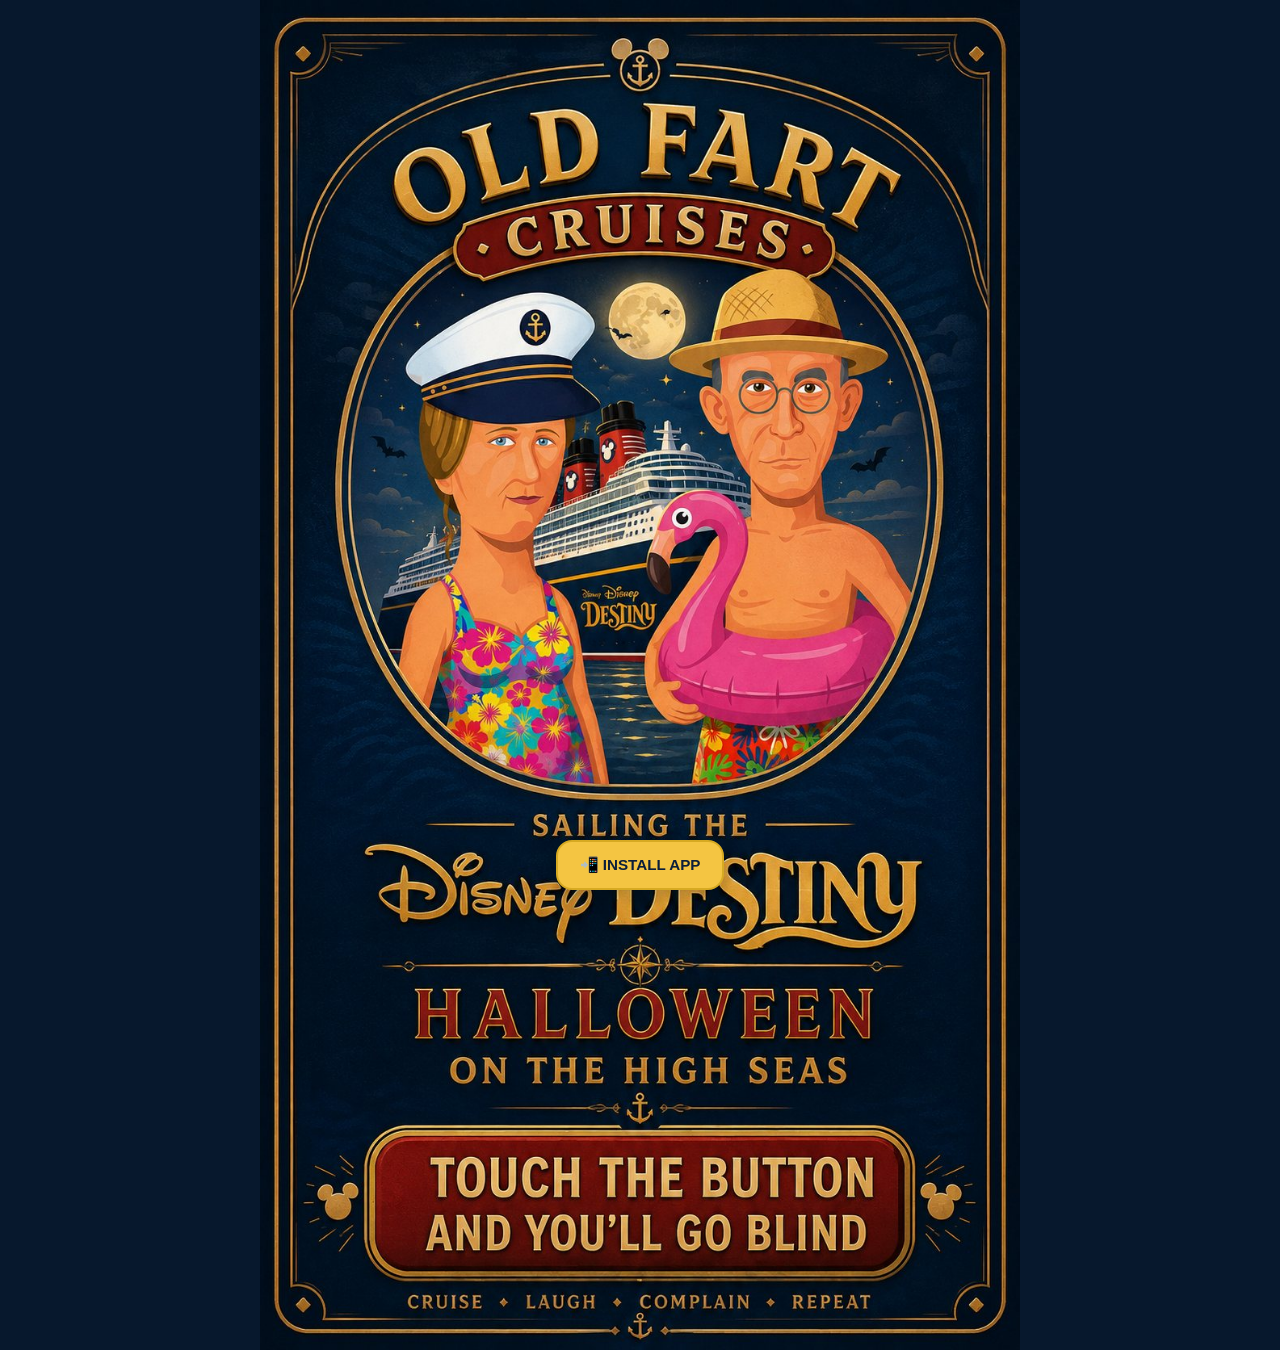
<file: index.html>
<!doctype html><html lang="en"><head>
<meta charset="utf-8"><meta name="viewport" content="width=device-width,initial-scale=1,viewport-fit=cover">
<meta name="theme-color" content="#0B1F3A"><link rel="icon" href="assets/icon.jpg"><link rel="apple-touch-icon" href="assets/icon.jpg">
<link rel="manifest" href="manifest.webmanifest"><title>Old Fart Cruises — Disney Destiny</title>
<style>html,body{margin:0;min-height:100%;background:#07182d}.wrap{position:relative;max-width:760px;margin:auto;line-height:0}.poster{display:block;width:100%;height:auto}.hotspot{position:absolute;display:block;z-index:2}.hero{left:8%;top:7%;width:84%;height:69%}.vault{left:13%;top:83.5%;width:74%;height:10.5%}.hotspot:focus{outline:4px solid #F4C542;outline-offset:-4px;border-radius:18px}</style>

<style id="oft-install-style">
.oft-install-wrap{
  position:fixed;left:0;right:0;bottom:0;z-index:50;
  display:flex;justify-content:center;
  padding:10px 14px calc(10px + env(safe-area-inset-bottom));
  pointer-events:none
}
.oft-install-btn{
  pointer-events:auto;display:none;
  min-height:50px;padding:0 22px;border-radius:16px;
  border:2px solid #d7aa22;background:#F4C542;color:#0B1F3A;
  font:900 .95rem Arial,sans-serif;box-shadow:0 6px 18px rgba(0,0,0,.22);
  cursor:pointer
}
.oft-install-btn.show{display:inline-flex;align-items:center;justify-content:center;gap:8px}
.oft-install-note{
  display:none;position:fixed;left:14px;right:14px;bottom:78px;z-index:60;
  max-width:520px;margin:auto;background:#F7F5F0;color:#0B1F3A;
  border:2px solid #F4C542;border-radius:16px;padding:14px 16px;
  font:700 .92rem/1.35 Arial,sans-serif;box-shadow:0 10px 30px rgba(0,0,0,.25)
}
.oft-install-note.show{display:block}
</style>

</head><body><main class="wrap"><img class="poster" src="assets/cover.jpg" alt="Old Fart Cruises — Halloween on the High Seas">
<a class="hotspot hero" href="https://mattj009.github.io/oft-disney-cruise-app-clean/lineup.html" aria-label="Open Daily Disney cruise lineup"></a>
<a class="hotspot vault" href="https://mattj009.github.io/oft-disney-cruise-app-clean/vault/index.html" aria-label="Open the Bonus Vault"></a></main>
<div class="oft-install-wrap">
  <button id="oft-install-btn" class="oft-install-btn" type="button">📲 INSTALL APP</button>
</div>
<div id="oft-install-note" class="oft-install-note" role="status"></div>
<script>
(function(){
  let deferredPrompt = null;
  const btn = document.getElementById('oft-install-btn');
  const note = document.getElementById('oft-install-note');

  const showNote = (msg) => {
    note.textContent = msg;
    note.classList.add('show');
    setTimeout(() => note.classList.remove('show'), 4500);
  };

  window.addEventListener('beforeinstallprompt', (e) => {
    e.preventDefault();
    deferredPrompt = e;
    btn.classList.add('show');
  });

  window.addEventListener('appinstalled', () => {
    deferredPrompt = null;
    btn.classList.remove('show');
    showNote('OFT Cruise App installed.');
  });

  btn.addEventListener('click', async () => {
    if (deferredPrompt) {
      deferredPrompt.prompt();
      await deferredPrompt.userChoice;
      deferredPrompt = null;
      btn.classList.remove('show');
    } else {
      showNote('In Chrome, open the ⋮ menu and choose “Add to Home screen” or “Install app.”');
    }
  });

  // Show a useful install button on normal browser visits even if Chrome
  // does not expose beforeinstallprompt immediately.
  if (!window.matchMedia('(display-mode: standalone)').matches) {
    setTimeout(() => btn.classList.add('show'), 900);
  }

  if ('serviceWorker' in navigator) {
    window.addEventListener('load', () => {
      navigator.serviceWorker.register('/oft-disney-cruise-app-clean/sw.js').catch(()=>{});
    });
  }
})();
</script>

</body></html>
</file>
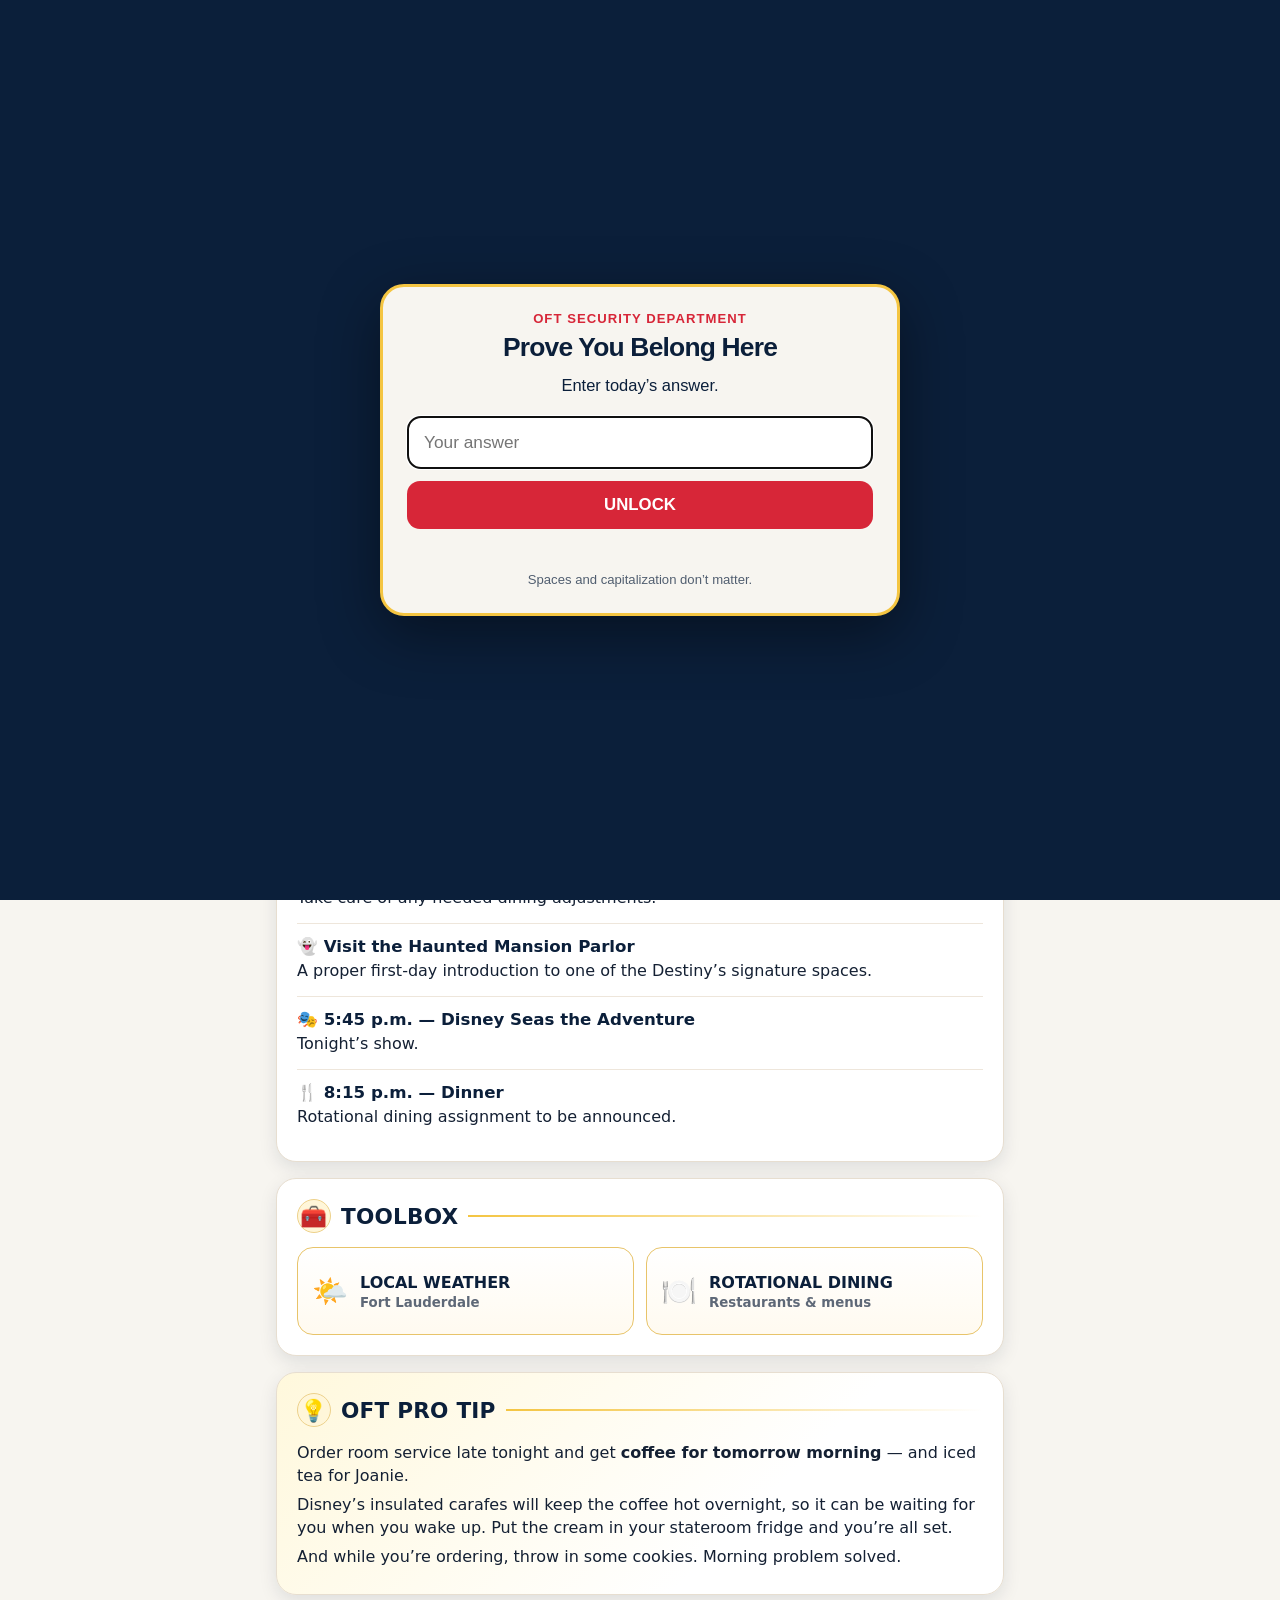
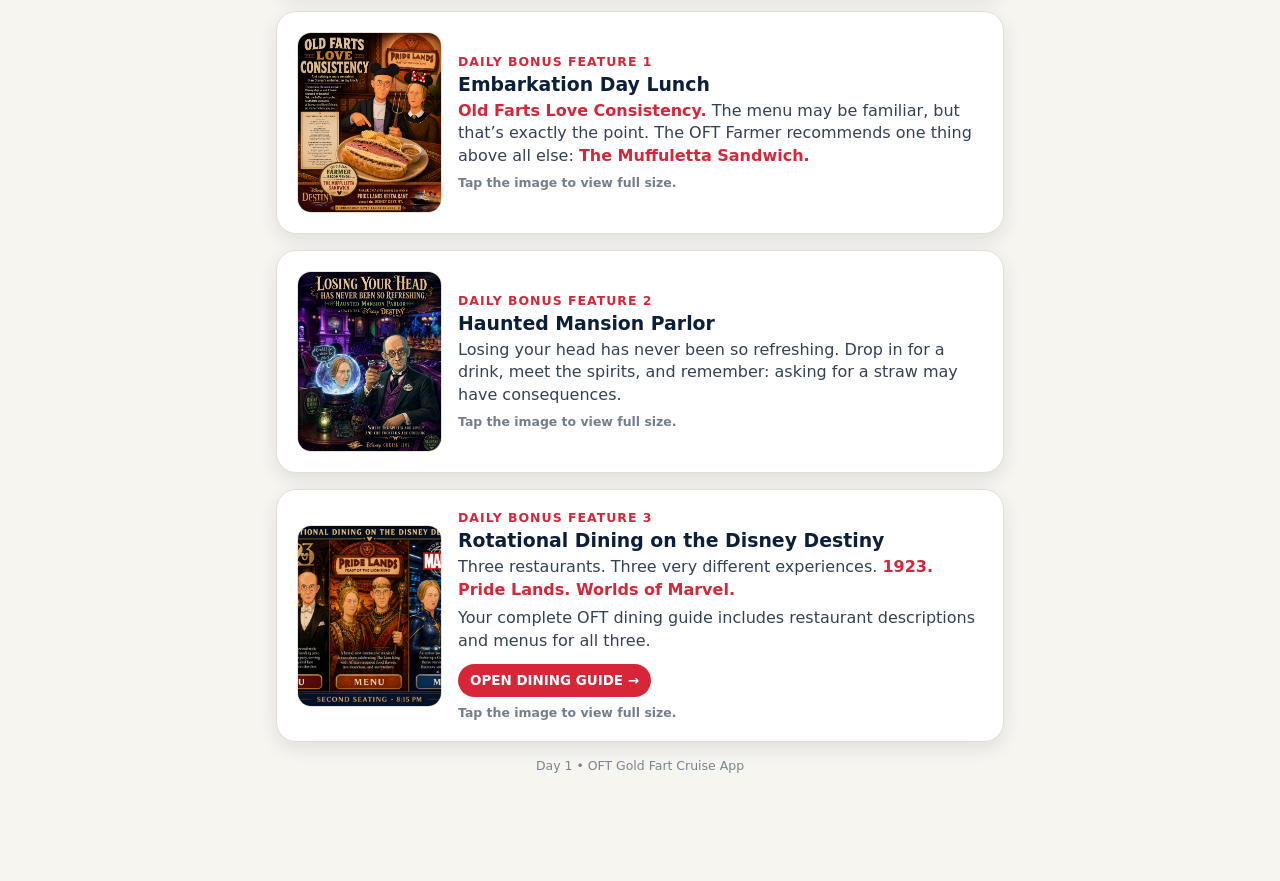
<file: day1/index.html>
<!doctype html>
<html lang="en">
<head>
<meta charset="utf-8">
<meta name="viewport" content="width=device-width, initial-scale=1, viewport-fit=cover">
<title>OFT Gold Fart Cruise App — Day 1</title>
<style>
:root{
  --navy:#0B1F3A; --red:#D72638; --gold:#F4C542; --cream:#F7F5F0;
  --ink:#142033; --muted:#5E6877; --card:#FFFFFF; --line:#E7DED0;
  --shadow:0 6px 18px rgba(11,31,58,.10);
}
*{box-sizing:border-box}
html{background:var(--cream)}
body{
  margin:0;
  font-family:system-ui,-apple-system,BlinkMacSystemFont,"Segoe UI",Roboto,Arial,sans-serif;
  color:var(--ink);
  background:radial-gradient(circle at 85% 0%,rgba(244,197,66,.12),transparent 28%),var(--cream);
  padding-bottom:94px;
}
.top{
  background:linear-gradient(180deg,#08182e 0%,var(--navy) 100%);
  border-bottom:5px solid var(--red);
  padding:18px 18px 16px;
  text-align:center;
}
.top img{
  width:min(68vw,320px);
  aspect-ratio:1/1;
  object-fit:contain;
  border-radius:50%;
  filter:drop-shadow(0 4px 10px rgba(0,0,0,.25));
}
main{max-width:760px;margin:0 auto;padding:16px}
.card{
  background:var(--card);
  border:1px solid var(--line);
  border-radius:20px;
  box-shadow:var(--shadow);
  padding:20px;
  margin:0 0 16px;
}
.daycard{position:relative;overflow:hidden}
.daycard:before{
  content:"";position:absolute;inset:0 auto 0 0;width:7px;
  background:linear-gradient(var(--gold),var(--red));
}
.eyebrow{
  display:inline-block;font-weight:900;letter-spacing:.12em;color:var(--red);
  font-size:.82rem;text-transform:uppercase;margin-bottom:6px
}
h1{margin:0;color:var(--navy);font-size:clamp(2rem,8vw,3.35rem);line-height:1;letter-spacing:-.03em}
.date{margin-top:10px;color:var(--muted);font-weight:700}
.section-title{
  display:flex;align-items:center;gap:10px;margin:0 0 14px;color:var(--navy);
  font-size:1.35rem;font-weight:900;letter-spacing:.01em
}
.section-title:after{content:"";height:2px;flex:1;background:linear-gradient(90deg,var(--gold),transparent)}
.icon{
  width:34px;height:34px;border-radius:50%;display:inline-grid;place-items:center;
  background:#fff6d9;color:#a46f00;border:1px solid #edd18b;flex:0 0 auto
}
.highlight{padding:13px 0;border-top:1px solid #eee6db}
.highlight:first-of-type{border-top:none;padding-top:0}
.highlight h3{margin:0 0 4px;color:var(--navy);font-size:1.04rem}
.highlight p{margin:0;line-height:1.42}
.toolbox{display:grid;grid-template-columns:1fr 1fr;gap:12px}
.tool{
  text-decoration:none;color:var(--navy);border:1.5px solid #e8c46a;border-radius:16px;
  min-height:88px;padding:14px;display:flex;align-items:center;gap:12px;font-weight:900;
  background:linear-gradient(180deg,#fff,#fffaf0)
}
.tool small{display:block;font-weight:600;color:var(--muted);margin-top:3px}
.tip{background:linear-gradient(135deg,#fff8dc 0%,#fff 65%)}
.tip p{margin:.35rem 0;line-height:1.45}
.bonus{display:grid;grid-template-columns:145px 1fr;gap:16px;align-items:center}
.bonus img{
  width:145px;aspect-ratio:4/5;object-fit:cover;border-radius:14px;
  border:1px solid #e9e1d5;background:#f3eee7
}
.bonus h3{margin:0 0 5px;color:var(--navy);font-size:1.18rem}
.bonus p{margin:0;line-height:1.4;color:#334155}
.bonus strong{color:var(--red)}
.bonus-label{
  color:var(--red);font-weight:900;font-size:.78rem;letter-spacing:.08em;
  text-transform:uppercase;margin-bottom:4px
}
.bonus-link{
  display:inline-flex;margin-top:12px;padding:9px 12px;border-radius:999px;
  text-decoration:none;background:var(--red);color:#fff;font-weight:900;font-size:.84rem
}
.fixedbar{
  position:fixed;left:0;right:0;bottom:0;z-index:10;
  padding:10px 12px calc(10px + env(safe-area-inset-bottom));
  background:rgba(247,245,240,.94);backdrop-filter:blur(10px);border-top:1px solid #ddd3c6
}
.fixedinner{max-width:760px;margin:auto;display:grid;grid-template-columns:1fr 1fr;gap:10px}
.fixedbtn{
  min-height:58px;border-radius:16px;text-decoration:none;display:flex;align-items:center;
  justify-content:center;gap:9px;font-weight:900;box-shadow:0 5px 14px rgba(0,0,0,.12)
}
.disney{background:var(--navy);color:white;border:2px solid #19365f}
.food{background:var(--red);color:white;border:2px solid #b51d2b}
.fixedbtn span{font-size:1.25rem}
.note{font-size:.78rem;color:#7b8490;text-align:center;margin:4px 0 0}
@media(max-width:560px){
  main{padding:12px}.card{padding:16px;border-radius:17px;margin-bottom:12px}
  .toolbox{grid-template-columns:1fr}.bonus{grid-template-columns:112px 1fr;gap:12px}
  .bonus img{width:112px}.section-title{font-size:1.15rem}
}
.camera-input{position:absolute!important;width:1px;height:1px;overflow:hidden;clip:rect(0,0,0,0);white-space:nowrap;clip-path:inset(50%)}
.fixedbtn.food{cursor:pointer}
body{padding-bottom:92px!important;}
</style>

<style id="oft-three-button-style">
.oft-bottom-bar{position:fixed;left:0;right:0;bottom:0;z-index:9990;padding:9px 10px calc(9px + env(safe-area-inset-bottom));background:rgba(247,245,240,.96);border-top:1px solid #ddd3c6;backdrop-filter:blur(10px)}
.oft-bottom-inner{max-width:760px;margin:auto;display:grid;grid-template-columns:minmax(0,1fr) 58px minmax(0,1fr);gap:8px}
.oft-bottom-btn{min-height:56px;border-radius:15px;text-decoration:none;display:flex;align-items:center;justify-content:center;gap:7px;font-family:Arial,sans-serif;font-weight:900;font-size:.88rem;line-height:1;text-align:center;box-sizing:border-box}
.oft-bottom-daily{background:#D72638;color:white;border:2px solid #b51d2b}
.oft-bottom-home{background:#F4C542;color:#0B1F3A;border:2px solid #d7aa22;font-size:1.45rem}
.oft-bottom-camera{background:#0B1F3A;color:white;border:2px solid #19365f;cursor:pointer}
.oft-camera-input{position:absolute!important;width:1px;height:1px;overflow:hidden;clip:rect(0,0,0,0);clip-path:inset(50%);white-space:nowrap}
</style>


<style id="oft-bonus-lightbox-style">
.bonus img{cursor:zoom-in}
.oft-bonus-hint{font-size:.78rem!important;opacity:.68;margin-top:7px!important;font-weight:700}
.oft-lightbox{position:fixed;inset:0;z-index:100000;background:rgba(5,15,30,.94);display:none;align-items:center;justify-content:center;padding:18px}
.oft-lightbox.open{display:flex}
.oft-lightbox img{max-width:96vw;max-height:90vh;object-fit:contain;border-radius:10px;box-shadow:0 16px 60px rgba(0,0,0,.55)}
.oft-lightbox-close{position:fixed;top:14px;right:14px;width:48px;height:48px;border-radius:50%;border:2px solid rgba(255,255,255,.7);background:#0B1F3A;color:white;font-size:1.7rem;font-weight:900;display:flex;align-items:center;justify-content:center;cursor:pointer}
</style>


<style id="oft-logo-polish">
.top img{
  display:block!important;
  width:min(74vw,340px)!important;
  height:auto!important;
  max-height:340px!important;
  object-fit:contain!important;
  margin:0 auto!important;
  padding:10px!important;
  background:#F7F5F0!important;
  border:2px solid rgba(244,197,66,.9)!important;
  border-radius:22px!important;
  box-shadow:0 8px 24px rgba(0,0,0,.20)!important;
}
@media (min-width:700px){
  .top img{width:340px!important;}
}
</style>

</head>
<body>

<style id="oft-lock-style">
.oft-lock{position:fixed;inset:0;z-index:99999;background:#0B1F3A;display:flex;align-items:center;justify-content:center;padding:22px;font-family:Arial,sans-serif}
.oft-lock-card{width:min(520px,100%);background:#F7F5F0;border:3px solid #F4C542;border-radius:24px;padding:24px;box-shadow:0 18px 60px rgba(0,0,0,.42);color:#0B1F3A;text-align:center}
.oft-lock-kicker{font-weight:900;color:#D72638;letter-spacing:.08em;font-size:.82rem;margin-bottom:8px}
.oft-lock h1{margin:0 0 14px;font-size:1.65rem}.oft-lock p{font-size:1.03rem;line-height:1.45;margin:0 0 18px}
.oft-lock input{width:100%;box-sizing:border-box;font-size:1.08rem;padding:14px 15px;border:2px solid #c9c0b4;border-radius:13px;background:#fff;color:#0B1F3A}
.oft-lock button{width:100%;margin-top:12px;border:0;border-radius:13px;background:#D72638;color:#fff;font-size:1.05rem;font-weight:900;padding:14px;cursor:pointer}
.oft-lock-error{min-height:1.25em;color:#a31320;font-weight:800;margin-top:10px!important;margin-bottom:0!important}
.oft-lock-note{font-size:.82rem!important;opacity:.7;margin-top:10px!important;margin-bottom:0!important}
</style>

<div class="oft-lock" id="oft-lock"><div class="oft-lock-card">
<div class="oft-lock-kicker">OFT SECURITY DEPARTMENT</div><h1>Prove You Belong Here</h1>
<p>Enter today’s answer.</p>
<form id="oft-lock-form"><input id="oft-lock-answer" type="text" autocomplete="off" autocapitalize="off" placeholder="Your answer"><button type="submit">UNLOCK</button></form>
<p class="oft-lock-error" id="oft-lock-error"></p><p class="oft-lock-note">Spaces and capitalization don’t matter.</p>
</div></div>
<script>
(function(){
 const k="oft-unlocked-day1";
 if(localStorage.getItem(k)==="yes"){document.getElementById("oft-lock").remove();return;}
 const n=s=>(s||"").toLowerCase().replace(/\s+/g,""), expected="magic";
 const form=document.getElementById("oft-lock-form"),input=document.getElementById("oft-lock-answer"),err=document.getElementById("oft-lock-error");
 form.addEventListener("submit",e=>{e.preventDefault();if(n(input.value)===expected){localStorage.setItem(k,"yes");document.getElementById("oft-lock").remove();}else{err.textContent="Nope. The OFT bouncer remains unconvinced.";input.select();}});
 setTimeout(()=>input.focus(),100);
})();
</script>
<header class="top">
  <img src="assets/day-logo.jpg" alt="Gold Fart Disney Cruises logo">
</header>

<main>
  <section class="card daycard">
    <div class="eyebrow">Day 1</div>
    <h1>Welcome aboard the Disney Destiny!</h1>
    <div class="date">Friday, September 18, 2026</div>
  </section>

  <section class="card">
    <div class="section-title"><span class="icon">★</span>DAILY HIGHLIGHTS</div>

    <div class="highlight">
      <h3>🚢 11:30 a.m. — Embarkation</h3>
      <p>Welcome aboard!</p>
    </div>

    <div class="highlight">
      <h3>🥪 Embarkation Lunch</h3>
      <p>Skip the buffet and head for the embarkation-day dining room. The OFT recommendation awaits.</p>
    </div>

    <div class="highlight">
      <h3>🍽️ Dining Changes — Triton Lounge</h3>
      <p>Take care of any needed dining adjustments.</p>
    </div>

    <div class="highlight">
      <h3>👻 Visit the Haunted Mansion Parlor</h3>
      <p>A proper first-day introduction to one of the Destiny’s signature spaces.</p>
    </div>

    <div class="highlight">
      <h3>🎭 5:45 p.m. — Disney Seas the Adventure</h3>
      <p>Tonight’s show.</p>
    </div>

    <div class="highlight">
      <h3>🍴 8:15 p.m. — Dinner</h3>
      <p>Rotational dining assignment to be announced.</p>
    </div>
  </section>

  <section class="card">
    <div class="section-title"><span class="icon">🧰</span>TOOLBOX</div>
    <div class="toolbox">
      <a class="tool" href="https://weather.com/us/florida/fort-lauderdale/airport/fort-lauderdale-hollywood-international-airport/today" target="_blank" rel="noopener">
        <span style="font-size:1.8rem">🌤️</span>
        <span>LOCAL WEATHER<small>Fort Lauderdale</small></span>
      </a>
      <a class="tool" href="dining/index.html">
        <span style="font-size:1.8rem">🍽️</span>
        <span>ROTATIONAL DINING<small>Restaurants & menus</small></span>
      </a>
    </div>
  </section>

  <section class="card tip">
    <div class="section-title"><span class="icon">💡</span>OFT PRO TIP</div>
    <p>Order room service late tonight and get <strong>coffee for tomorrow morning</strong> — and iced tea for Joanie.</p>
    <p>Disney’s insulated carafes will keep the coffee hot overnight, so it can be waiting for you when you wake up. Put the cream in your stateroom fridge and you’re all set.</p>
    <p>And while you’re ordering, throw in some cookies. Morning problem solved.</p>
  </section>

  <section class="card bonus">
    <img src="assets/embarkation-lunch.png" alt="Embarkation Day Lunch ad">
    <div>
      <div class="bonus-label">Daily Bonus Feature 1</div>
      <h3>Embarkation Day Lunch</h3>
      <p><strong>Old Farts Love Consistency.</strong> The menu may be familiar, but that’s exactly the point. The OFT Farmer recommends one thing above all else: <strong>The Muffuletta Sandwich.</strong></p>
    <p class="oft-bonus-hint">Tap the image to view full size.</p></div>
  </section>

  <section class="card bonus">
    <img src="assets/haunted-mansion.png" alt="Haunted Mansion Parlor ad">
    <div>
      <div class="bonus-label">Daily Bonus Feature 2</div>
      <h3>Haunted Mansion Parlor</h3>
      <p>Losing your head has never been so refreshing. Drop in for a drink, meet the spirits, and remember: asking for a straw may have consequences.</p>
    <p class="oft-bonus-hint">Tap the image to view full size.</p></div>
  </section>

  <section class="card bonus">
    <img src="assets/rotational-dining.png" alt="Rotational Dining on the Disney Destiny">
    <div>
      <div class="bonus-label">Daily Bonus Feature 3</div>
      <h3>Rotational Dining on the Disney Destiny</h3>
      <p>Three restaurants. Three very different experiences. <strong>1923. Pride Lands. Worlds of Marvel.</strong></p>
      <p style="margin-top:6px">Your complete OFT dining guide includes restaurant descriptions and menus for all three.</p>
      <a class="bonus-link" href="dining/index.html">OPEN DINING GUIDE →</a>
    <p class="oft-bonus-hint">Tap the image to view full size.</p></div>
  </section>

  <p class="note">Day 1 • OFT Gold Fart Cruise App</p>
</main>




<div class="oft-lightbox" id="oft-lightbox" aria-hidden="true">
  <button class="oft-lightbox-close" id="oft-lightbox-close" aria-label="Close">×</button>
  <img id="oft-lightbox-image" alt="">
</div>
<script>
(function(){
  const box=document.getElementById("oft-lightbox");
  const big=document.getElementById("oft-lightbox-image");
  const close=document.getElementById("oft-lightbox-close");
  document.querySelectorAll(".bonus img").forEach(img=>{
    img.setAttribute("tabindex","0");
    img.setAttribute("role","button");
    img.setAttribute("aria-label",(img.alt||"Bonus image")+" — open full size");
    const open=()=>{
      big.src=img.src;
      big.alt=img.alt||"Bonus image";
      box.classList.add("open");
      box.setAttribute("aria-hidden","false");
    };
    img.addEventListener("click",open);
    img.addEventListener("keydown",e=>{if(e.key==="Enter"||e.key===" "){e.preventDefault();open();}});
  });
  const shut=()=>{
    box.classList.remove("open");
    box.setAttribute("aria-hidden","true");
    big.removeAttribute("src");
  };
  close.addEventListener("click",shut);
  box.addEventListener("click",e=>{if(e.target===box) shut();});
  document.addEventListener("keydown",e=>{if(e.key==="Escape"&&box.classList.contains("open")) shut();});
})();
</script>

<nav class="oft-bottom-bar" aria-label="OFT navigation">
  <div class="oft-bottom-inner">
    <a class="oft-bottom-btn oft-bottom-daily" href="https://mattj009.github.io/oft-disney-cruise-app-clean/lineup.html"><span>✨</span>DAILY DISNEY</a>
    <a class="oft-bottom-btn oft-bottom-home" href="https://mattj009.github.io/oft-disney-cruise-app-clean/index.html" aria-label="Home" title="Home">🏠</a>
    <label class="oft-bottom-btn oft-bottom-camera" for="oft-camera"><span>📷</span>SMILE, PAL!</label>
    <input id="oft-camera" class="oft-camera-input" type="file" accept="image/*" capture="environment">
  </div>
</nav>

</body>
</html>
</file>
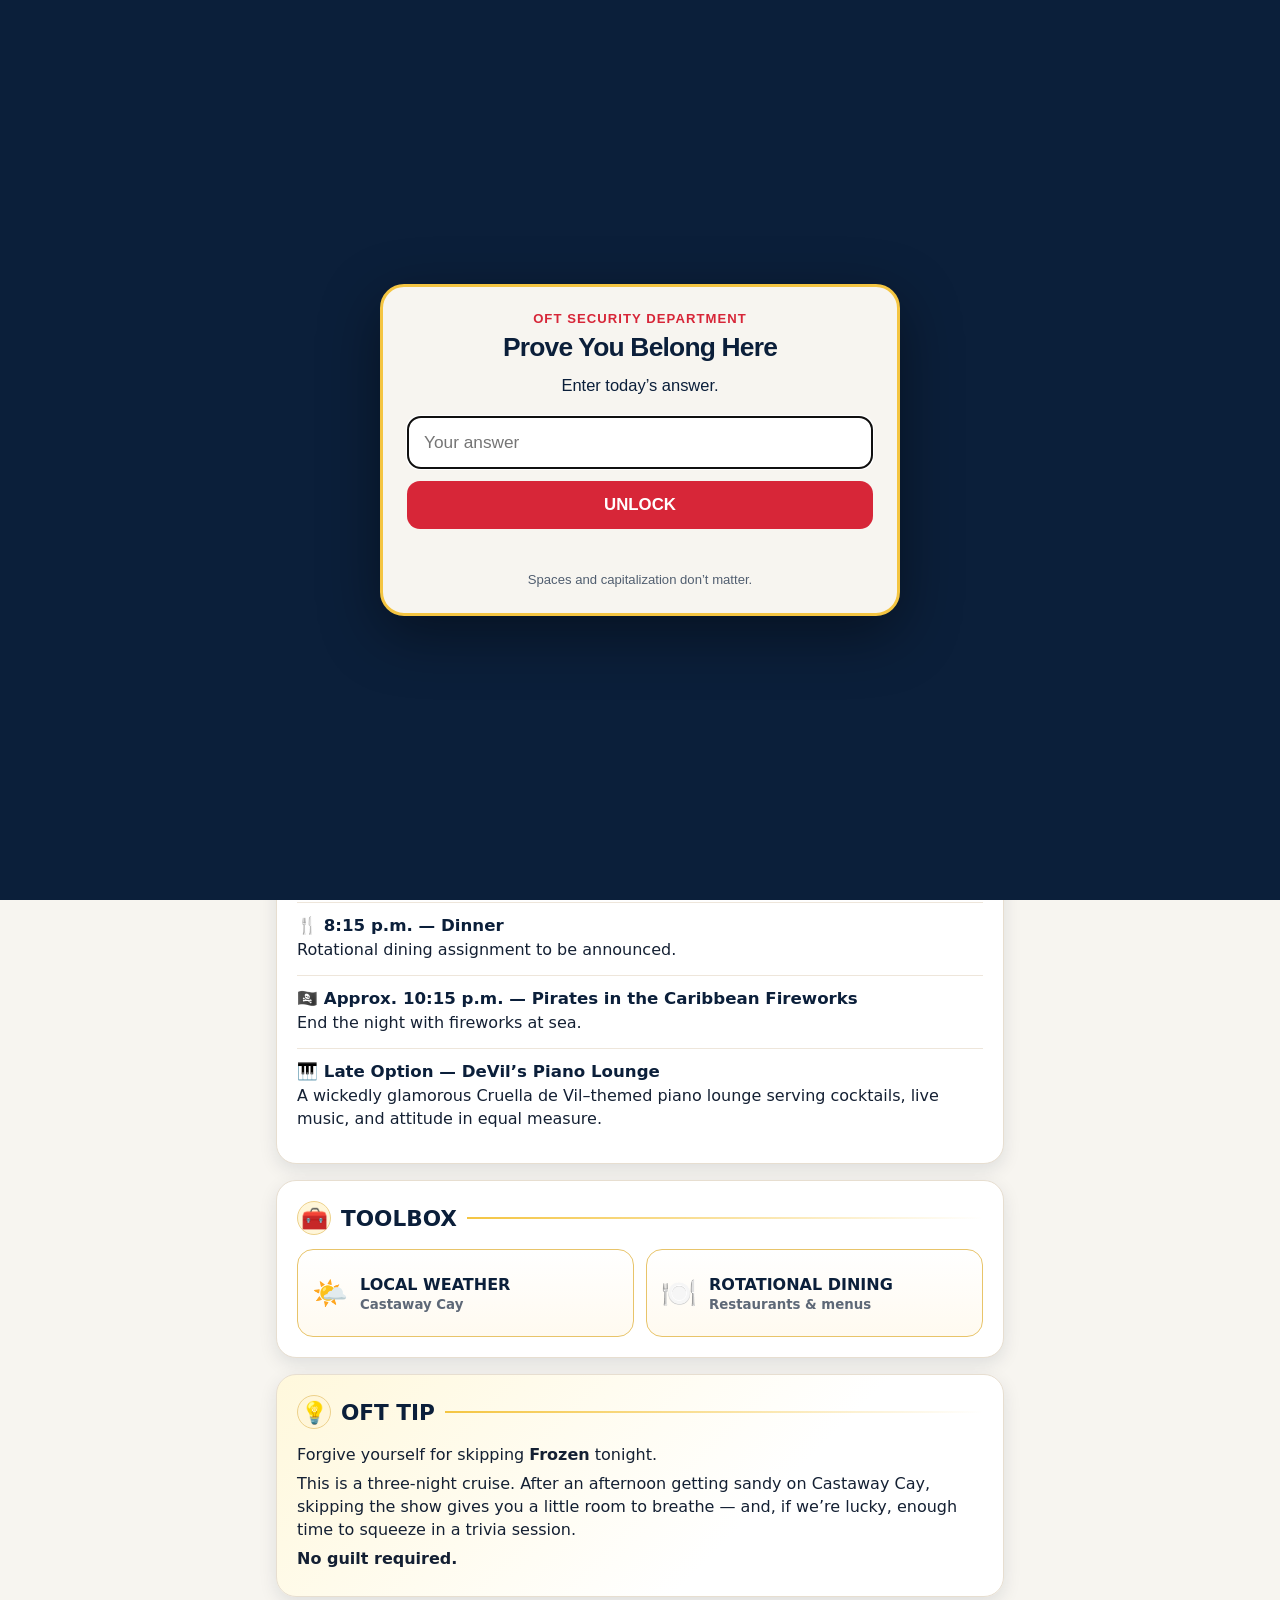
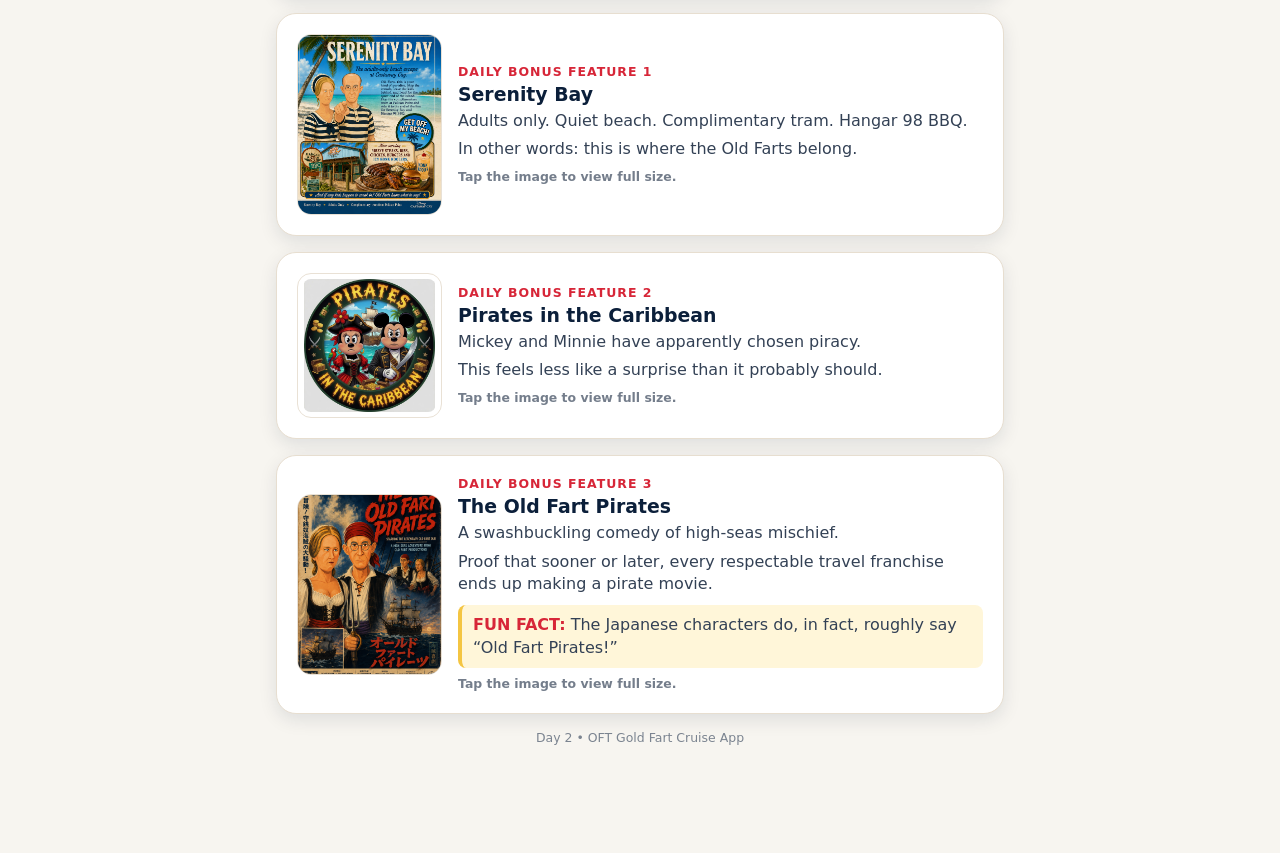
<file: day2/index.html>
<!doctype html>
<html lang="en">
<head>
<meta charset="utf-8">
<meta name="viewport" content="width=device-width, initial-scale=1, viewport-fit=cover">
<title>OFT Gold Fart Cruise App — Day 2</title>
<style>
:root{
  --navy:#0B1F3A; --red:#D72638; --gold:#F4C542; --cream:#F7F5F0;
  --ink:#142033; --muted:#5E6877; --card:#FFFFFF; --line:#E7DED0;
  --shadow:0 6px 18px rgba(11,31,58,.10);
}
*{box-sizing:border-box}
html{background:var(--cream)}
body{
  margin:0;
  font-family:system-ui,-apple-system,BlinkMacSystemFont,"Segoe UI",Roboto,Arial,sans-serif;
  color:var(--ink);
  background:radial-gradient(circle at 85% 0%,rgba(244,197,66,.12),transparent 28%),var(--cream);
  padding-bottom:94px;
}
.top{
  background:linear-gradient(180deg,#08182e 0%,var(--navy) 100%);
  border-bottom:5px solid var(--red);
  padding:18px;
  text-align:center;
}
.top img{
  width:min(72vw,340px);
  max-height:300px;
  object-fit:contain;
  filter:drop-shadow(0 4px 10px rgba(0,0,0,.25));
}
main{max-width:760px;margin:0 auto;padding:16px}
.card{
  background:var(--card);
  border:1px solid var(--line);
  border-radius:20px;
  box-shadow:var(--shadow);
  padding:20px;
  margin:0 0 16px;
}
.daycard{position:relative;overflow:hidden}
.daycard:before{
  content:"";position:absolute;inset:0 auto 0 0;width:7px;
  background:linear-gradient(var(--gold),var(--red));
}
.eyebrow{
  display:inline-block;font-weight:900;letter-spacing:.12em;color:var(--red);
  font-size:.82rem;text-transform:uppercase;margin-bottom:6px
}
h1{margin:0;color:var(--navy);font-size:clamp(2rem,8vw,3.35rem);line-height:1;letter-spacing:-.03em}
.date{margin-top:10px;color:var(--muted);font-weight:700}
.section-title{
  display:flex;align-items:center;gap:10px;margin:0 0 14px;color:var(--navy);
  font-size:1.35rem;font-weight:900
}
.section-title:after{content:"";height:2px;flex:1;background:linear-gradient(90deg,var(--gold),transparent)}
.icon{
  width:34px;height:34px;border-radius:50%;display:inline-grid;place-items:center;
  background:#fff6d9;color:#a46f00;border:1px solid #edd18b;flex:0 0 auto
}
.highlight{padding:13px 0;border-top:1px solid #eee6db}
.highlight:first-of-type{border-top:none;padding-top:0}
.highlight h3{margin:0 0 4px;color:var(--navy);font-size:1.04rem}
.highlight p{margin:0;line-height:1.42}
.toolbox{display:grid;grid-template-columns:1fr 1fr;gap:12px}
.tool{
  text-decoration:none;color:var(--navy);border:1.5px solid #e8c46a;border-radius:16px;
  min-height:88px;padding:14px;display:flex;align-items:center;gap:12px;font-weight:900;
  background:linear-gradient(180deg,#fff,#fffaf0)
}
.tool small{display:block;font-weight:600;color:var(--muted);margin-top:3px}
.tip{background:linear-gradient(135deg,#fff8dc 0%,#fff 65%)}
.tip p{margin:.35rem 0;line-height:1.45}
.bonus{display:grid;grid-template-columns:145px 1fr;gap:16px;align-items:center}
.bonus img{
  width:145px;aspect-ratio:4/5;object-fit:cover;border-radius:14px;
  border:1px solid #e9e1d5;background:#f3eee7
}
.bonus.logo img{
  aspect-ratio:1/1;object-fit:contain;padding:5px;background:#fff;
}
.bonus h3{margin:0 0 5px;color:var(--navy);font-size:1.18rem}
.bonus p{margin:0;line-height:1.4;color:#334155}
.bonus strong{color:var(--red)}
.bonus-label{
  color:var(--red);font-weight:900;font-size:.78rem;letter-spacing:.08em;
  text-transform:uppercase;margin-bottom:4px
}
.funfact{
  margin-top:10px!important;
  padding:9px 11px;
  background:#fff6d9;
  border-left:4px solid var(--gold);
  border-radius:8px;
}
.fixedbar{
  position:fixed;left:0;right:0;bottom:0;z-index:10;
  padding:10px 12px calc(10px + env(safe-area-inset-bottom));
  background:rgba(247,245,240,.94);backdrop-filter:blur(10px);border-top:1px solid #ddd3c6
}
.fixedinner{max-width:760px;margin:auto;display:grid;grid-template-columns:1fr 1fr;gap:10px}
.fixedbtn{
  min-height:58px;border-radius:16px;text-decoration:none;display:flex;align-items:center;
  justify-content:center;gap:9px;font-weight:900;box-shadow:0 5px 14px rgba(0,0,0,.12)
}
.disney{background:var(--navy);color:white;border:2px solid #19365f}
.food{background:var(--red);color:white;border:2px solid #b51d2b}
.fixedbtn span{font-size:1.25rem}
.note{font-size:.78rem;color:#7b8490;text-align:center;margin:4px 0 0}
@media(max-width:560px){
  main{padding:12px}.card{padding:16px;border-radius:17px;margin-bottom:12px}
  .toolbox{grid-template-columns:1fr}.bonus{grid-template-columns:112px 1fr;gap:12px}
  .bonus img{width:112px}.section-title{font-size:1.15rem}
}
.camera-input{position:absolute!important;width:1px;height:1px;overflow:hidden;clip:rect(0,0,0,0);white-space:nowrap;clip-path:inset(50%)}
.fixedbtn.food{cursor:pointer}
body{padding-bottom:92px!important;}
</style>

<style id="oft-three-button-style">
.oft-bottom-bar{position:fixed;left:0;right:0;bottom:0;z-index:9990;padding:9px 10px calc(9px + env(safe-area-inset-bottom));background:rgba(247,245,240,.96);border-top:1px solid #ddd3c6;backdrop-filter:blur(10px)}
.oft-bottom-inner{max-width:760px;margin:auto;display:grid;grid-template-columns:minmax(0,1fr) 58px minmax(0,1fr);gap:8px}
.oft-bottom-btn{min-height:56px;border-radius:15px;text-decoration:none;display:flex;align-items:center;justify-content:center;gap:7px;font-family:Arial,sans-serif;font-weight:900;font-size:.88rem;line-height:1;text-align:center;box-sizing:border-box}
.oft-bottom-daily{background:#D72638;color:white;border:2px solid #b51d2b}
.oft-bottom-home{background:#F4C542;color:#0B1F3A;border:2px solid #d7aa22;font-size:1.45rem}
.oft-bottom-camera{background:#0B1F3A;color:white;border:2px solid #19365f;cursor:pointer}
.oft-camera-input{position:absolute!important;width:1px;height:1px;overflow:hidden;clip:rect(0,0,0,0);clip-path:inset(50%);white-space:nowrap}
</style>


<style id="oft-bonus-lightbox-style">
.bonus img{cursor:zoom-in}
.oft-bonus-hint{font-size:.78rem!important;opacity:.68;margin-top:7px!important;font-weight:700}
.oft-lightbox{position:fixed;inset:0;z-index:100000;background:rgba(5,15,30,.94);display:none;align-items:center;justify-content:center;padding:18px}
.oft-lightbox.open{display:flex}
.oft-lightbox img{max-width:96vw;max-height:90vh;object-fit:contain;border-radius:10px;box-shadow:0 16px 60px rgba(0,0,0,.55)}
.oft-lightbox-close{position:fixed;top:14px;right:14px;width:48px;height:48px;border-radius:50%;border:2px solid rgba(255,255,255,.7);background:#0B1F3A;color:white;font-size:1.7rem;font-weight:900;display:flex;align-items:center;justify-content:center;cursor:pointer}
</style>


<style id="oft-logo-polish">
.top img{
  display:block!important;
  width:min(74vw,340px)!important;
  height:auto!important;
  max-height:340px!important;
  object-fit:contain!important;
  margin:0 auto!important;
  padding:10px!important;
  background:#F7F5F0!important;
  border:2px solid rgba(244,197,66,.9)!important;
  border-radius:22px!important;
  box-shadow:0 8px 24px rgba(0,0,0,.20)!important;
}
@media (min-width:700px){
  .top img{width:340px!important;}
}
</style>

</head>
<body>

<style id="oft-lock-style">
.oft-lock{position:fixed;inset:0;z-index:99999;background:#0B1F3A;display:flex;align-items:center;justify-content:center;padding:22px;font-family:Arial,sans-serif}
.oft-lock-card{width:min(520px,100%);background:#F7F5F0;border:3px solid #F4C542;border-radius:24px;padding:24px;box-shadow:0 18px 60px rgba(0,0,0,.42);color:#0B1F3A;text-align:center}
.oft-lock-kicker{font-weight:900;color:#D72638;letter-spacing:.08em;font-size:.82rem;margin-bottom:8px}
.oft-lock h1{margin:0 0 14px;font-size:1.65rem}.oft-lock p{font-size:1.03rem;line-height:1.45;margin:0 0 18px}
.oft-lock input{width:100%;box-sizing:border-box;font-size:1.08rem;padding:14px 15px;border:2px solid #c9c0b4;border-radius:13px;background:#fff;color:#0B1F3A}
.oft-lock button{width:100%;margin-top:12px;border:0;border-radius:13px;background:#D72638;color:#fff;font-size:1.05rem;font-weight:900;padding:14px;cursor:pointer}
.oft-lock-error{min-height:1.25em;color:#a31320;font-weight:800;margin-top:10px!important;margin-bottom:0!important}
.oft-lock-note{font-size:.82rem!important;opacity:.7;margin-top:10px!important;margin-bottom:0!important}
</style>

<div class="oft-lock" id="oft-lock"><div class="oft-lock-card">
<div class="oft-lock-kicker">OFT SECURITY DEPARTMENT</div><h1>Prove You Belong Here</h1>
<p>Enter today’s answer.</p>
<form id="oft-lock-form"><input id="oft-lock-answer" type="text" autocomplete="off" autocapitalize="off" placeholder="Your answer"><button type="submit">UNLOCK</button></form>
<p class="oft-lock-error" id="oft-lock-error"></p><p class="oft-lock-note">Spaces and capitalization don’t matter.</p>
</div></div>
<script>
(function(){
 const k="oft-unlocked-day2";
 if(localStorage.getItem(k)==="yes"){document.getElementById("oft-lock").remove();return;}
 const n=s=>(s||"").toLowerCase().replace(/\s+/g,""), expected="noswimmingzone";
 const form=document.getElementById("oft-lock-form"),input=document.getElementById("oft-lock-answer"),err=document.getElementById("oft-lock-error");
 form.addEventListener("submit",e=>{e.preventDefault();if(n(input.value)===expected){localStorage.setItem(k,"yes");document.getElementById("oft-lock").remove();}else{err.textContent="Nope. The OFT bouncer remains unconvinced.";input.select();}});
 setTimeout(()=>input.focus(),100);
})();
</script>
<header class="top">
  <img src="assets/hero-logo.png" alt="Old Fart Castaway Cay logo">
</header>

<main>
  <section class="card daycard">
    <div class="eyebrow">Day 2</div>
    <h1>Welcome to Castaway Cay!</h1>
    <div class="date">Saturday, September 19, 2026</div>
  </section>

  <section class="card">
    <div class="section-title"><span class="icon">★</span>DAILY HIGHLIGHTS</div>

    <div class="highlight">
      <h3>🍳 Breakfast — Marceline Market</h3>
      <p>Fuel up before heading ashore.</p>
    </div>

    <div class="highlight">
      <h3>🏝️ Castaway Cay — Serenity Bay</h3>
      <p>Head for the adults-only beach, then have lunch at the all-new <strong>Hangar 98 BBQ</strong>.</p>
    </div>

    <div class="highlight">
      <h3>❄️ 5:45 p.m. — Frozen</h3>
      <p>Tonight’s stage show. Likely to be skipped.</p>
    </div>

    <div class="highlight">
      <h3>🍴 8:15 p.m. — Dinner</h3>
      <p>Rotational dining assignment to be announced.</p>
    </div>

    <div class="highlight">
      <h3>🏴‍☠️ Approx. 10:15 p.m. — Pirates in the Caribbean Fireworks</h3>
      <p>End the night with fireworks at sea.</p>
    </div>

    <div class="highlight">
      <h3>🎹 Late Option — DeVil’s Piano Lounge</h3>
      <p>A wickedly glamorous Cruella de Vil–themed piano lounge serving cocktails, live music, and attitude in equal measure.</p>
    </div>
  </section>

  <section class="card">
    <div class="section-title"><span class="icon">🧰</span>TOOLBOX</div>
    <div class="toolbox">
      <a class="tool" href="https://www.accuweather.com/en/bs/castaway-cay/2292502/weather-forecast/2292502" target="_blank" rel="noopener">
        <span style="font-size:1.8rem">🌤️</span>
        <span>LOCAL WEATHER<small>Castaway Cay</small></span>
      </a>
      <a class="tool" href="dining/index.html">
        <span style="font-size:1.8rem">🍽️</span>
        <span>ROTATIONAL DINING<small>Restaurants & menus</small></span>
      </a>
    </div>
  </section>

  <section class="card tip">
    <div class="section-title"><span class="icon">💡</span>OFT TIP</div>
    <p>Forgive yourself for skipping <strong>Frozen</strong> tonight.</p>
    <p>This is a three-night cruise. After an afternoon getting sandy on Castaway Cay, skipping the show gives you a little room to breathe — and, if we’re lucky, enough time to squeeze in a trivia session.</p>
    <p><strong>No guilt required.</strong></p>
  </section>

  <section class="card bonus">
    <img src="assets/serenity-bay.png" alt="Serenity Bay ad">
    <div>
      <div class="bonus-label">Daily Bonus Feature 1</div>
      <h3>Serenity Bay</h3>
      <p>Adults only. Quiet beach. Complimentary tram. Hangar 98 BBQ.</p>
      <p style="margin-top:6px">In other words: this is where the Old Farts belong.</p>
    <p class="oft-bonus-hint">Tap the image to view full size.</p></div>
  </section>

  <section class="card bonus logo">
    <img src="assets/pirates-logo.jpg" alt="Mickey and Minnie Pirates in the Caribbean logo">
    <div>
      <div class="bonus-label">Daily Bonus Feature 2</div>
      <h3>Pirates in the Caribbean</h3>
      <p>Mickey and Minnie have apparently chosen piracy.</p>
      <p style="margin-top:6px">This feels less like a surprise than it probably should.</p>
    <p class="oft-bonus-hint">Tap the image to view full size.</p></div>
  </section>

  <section class="card bonus">
    <img src="assets/old-fart-pirates.png" alt="The Old Fart Pirates movie poster">
    <div>
      <div class="bonus-label">Daily Bonus Feature 3</div>
      <h3>The Old Fart Pirates</h3>
      <p>A swashbuckling comedy of high-seas mischief.</p>
      <p style="margin-top:6px">Proof that sooner or later, every respectable travel franchise ends up making a pirate movie.</p>
      <p class="funfact"><strong>FUN FACT:</strong> The Japanese characters do, in fact, roughly say “Old Fart Pirates!”</p>
    <p class="oft-bonus-hint">Tap the image to view full size.</p></div>
  </section>

  <p class="note">Day 2 • OFT Gold Fart Cruise App</p>
</main>




<div class="oft-lightbox" id="oft-lightbox" aria-hidden="true">
  <button class="oft-lightbox-close" id="oft-lightbox-close" aria-label="Close">×</button>
  <img id="oft-lightbox-image" alt="">
</div>
<script>
(function(){
  const box=document.getElementById("oft-lightbox");
  const big=document.getElementById("oft-lightbox-image");
  const close=document.getElementById("oft-lightbox-close");
  document.querySelectorAll(".bonus img").forEach(img=>{
    img.setAttribute("tabindex","0");
    img.setAttribute("role","button");
    img.setAttribute("aria-label",(img.alt||"Bonus image")+" — open full size");
    const open=()=>{
      big.src=img.src;
      big.alt=img.alt||"Bonus image";
      box.classList.add("open");
      box.setAttribute("aria-hidden","false");
    };
    img.addEventListener("click",open);
    img.addEventListener("keydown",e=>{if(e.key==="Enter"||e.key===" "){e.preventDefault();open();}});
  });
  const shut=()=>{
    box.classList.remove("open");
    box.setAttribute("aria-hidden","true");
    big.removeAttribute("src");
  };
  close.addEventListener("click",shut);
  box.addEventListener("click",e=>{if(e.target===box) shut();});
  document.addEventListener("keydown",e=>{if(e.key==="Escape"&&box.classList.contains("open")) shut();});
})();
</script>

<nav class="oft-bottom-bar" aria-label="OFT navigation">
  <div class="oft-bottom-inner">
    <a class="oft-bottom-btn oft-bottom-daily" href="https://mattj009.github.io/oft-disney-cruise-app-clean/lineup.html"><span>✨</span>DAILY DISNEY</a>
    <a class="oft-bottom-btn oft-bottom-home" href="https://mattj009.github.io/oft-disney-cruise-app-clean/index.html" aria-label="Home" title="Home">🏠</a>
    <label class="oft-bottom-btn oft-bottom-camera" for="oft-camera"><span>📷</span>SMILE, PAL!</label>
    <input id="oft-camera" class="oft-camera-input" type="file" accept="image/*" capture="environment">
  </div>
</nav>

</body>
</html>
</file>
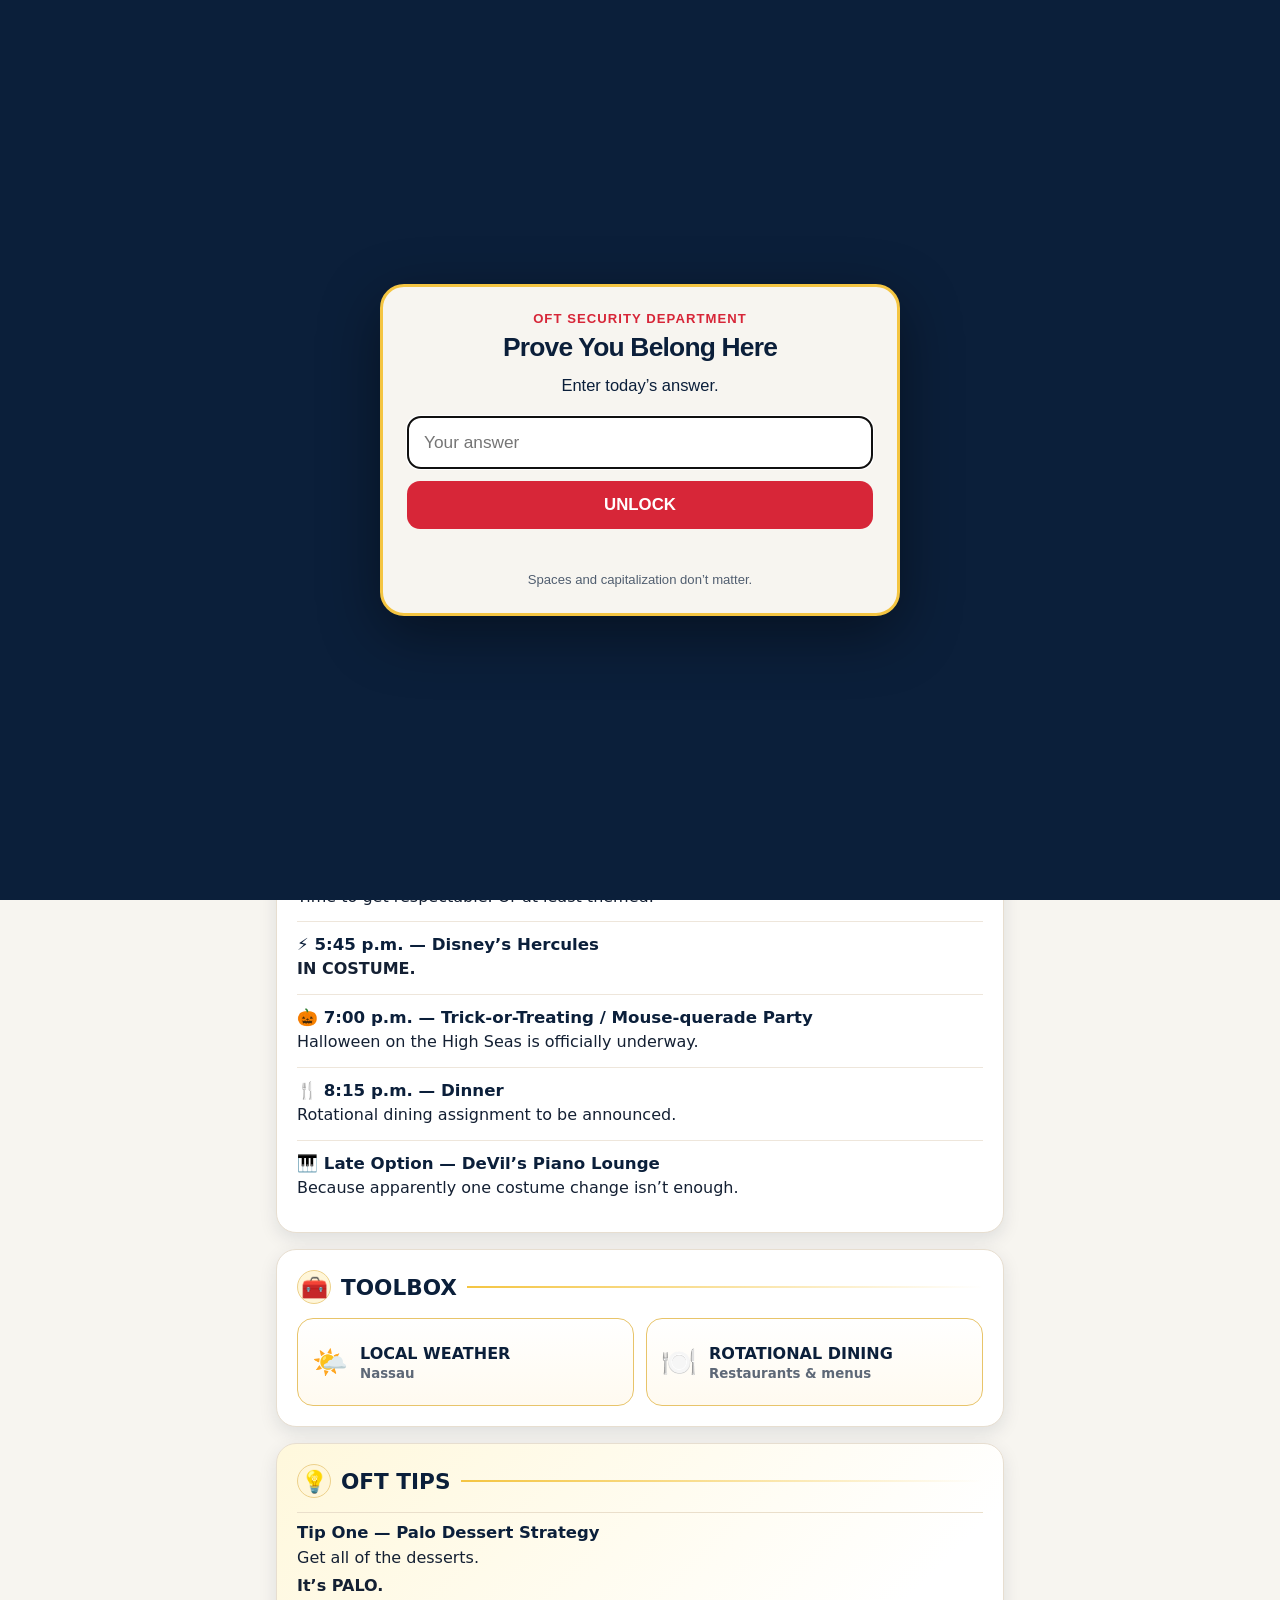
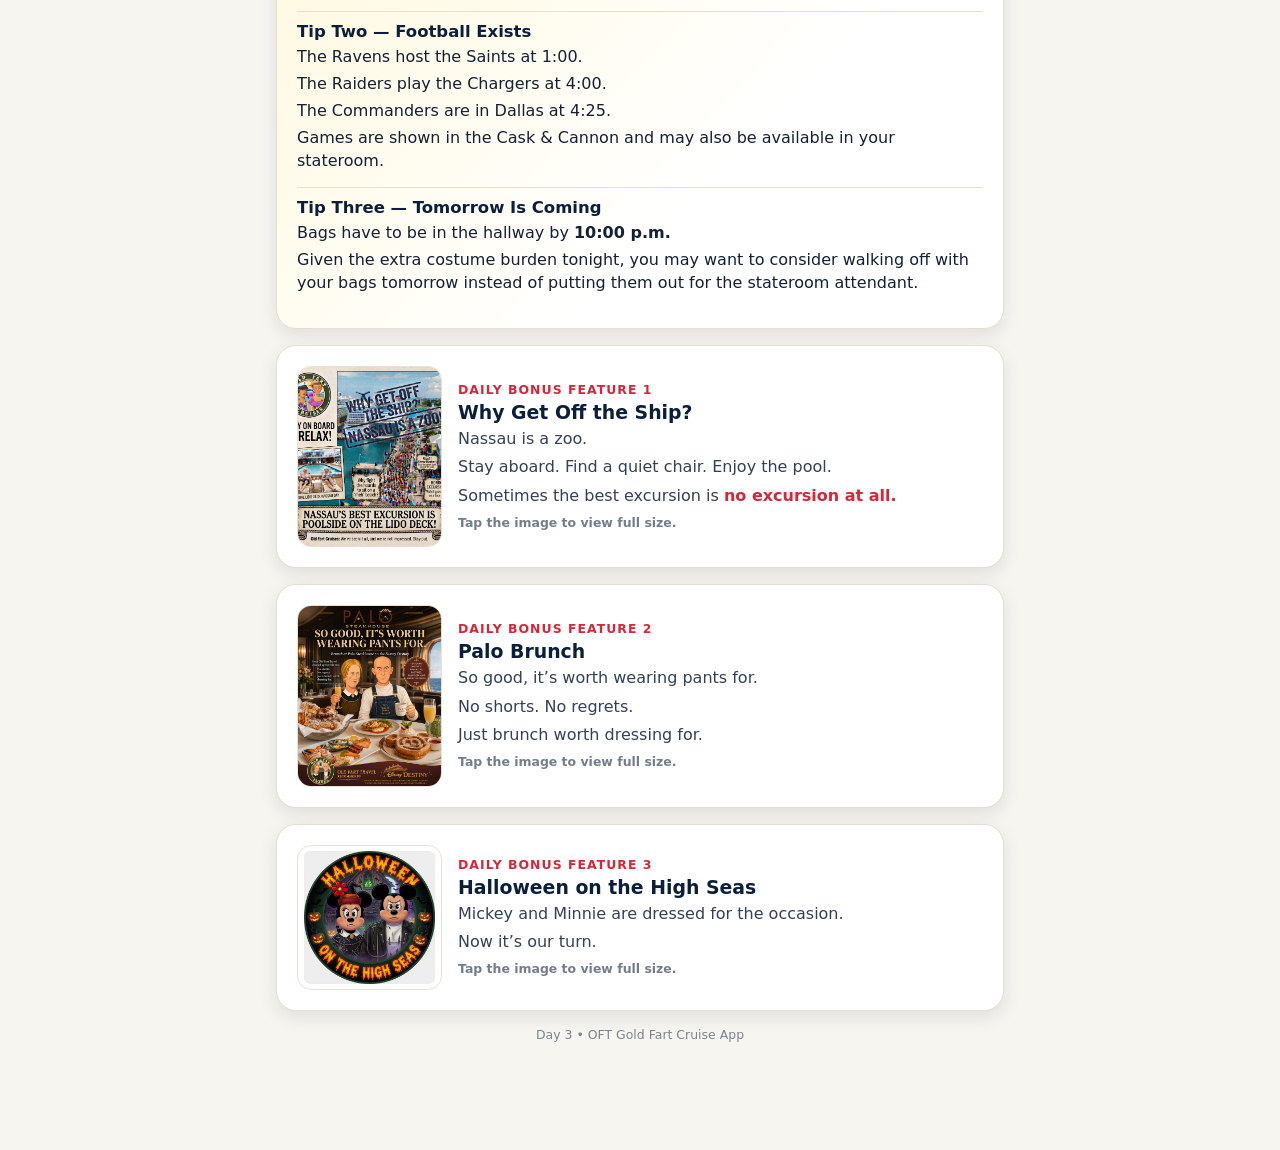
<file: day3/index.html>
<!doctype html>
<html lang="en">
<head>
<meta charset="utf-8">
<meta name="viewport" content="width=device-width, initial-scale=1, viewport-fit=cover">
<title>OFT Gold Fart Cruise App — Day 3</title>
<style>
:root{--navy:#0B1F3A;--red:#D72638;--gold:#F4C542;--cream:#F7F5F0;--ink:#142033;--muted:#5E6877;--card:#FFFFFF;--line:#E7DED0;--shadow:0 6px 18px rgba(11,31,58,.10)}
*{box-sizing:border-box} html{background:var(--cream)}
body{margin:0;font-family:system-ui,-apple-system,BlinkMacSystemFont,"Segoe UI",Roboto,Arial,sans-serif;color:var(--ink);background:radial-gradient(circle at 85% 0%,rgba(244,197,66,.12),transparent 28%),var(--cream);padding-bottom:94px}
.top{background:linear-gradient(180deg,#08182e 0%,var(--navy) 100%);border-bottom:5px solid var(--red);padding:18px;text-align:center}
.top img{width:min(72vw,340px);max-height:300px;object-fit:contain;filter:drop-shadow(0 4px 10px rgba(0,0,0,.25))}
main{max-width:760px;margin:0 auto;padding:16px}
.card{background:var(--card);border:1px solid var(--line);border-radius:20px;box-shadow:var(--shadow);padding:20px;margin:0 0 16px}
.daycard{position:relative;overflow:hidden} .daycard:before{content:"";position:absolute;inset:0 auto 0 0;width:7px;background:linear-gradient(var(--gold),var(--red))}
.eyebrow{display:inline-block;font-weight:900;letter-spacing:.12em;color:var(--red);font-size:.82rem;text-transform:uppercase;margin-bottom:6px}
h1{margin:0;color:var(--navy);font-size:clamp(2rem,8vw,3.35rem);line-height:1;letter-spacing:-.03em}
.date{margin-top:10px;color:var(--muted);font-weight:700}
.section-title{display:flex;align-items:center;gap:10px;margin:0 0 14px;color:var(--navy);font-size:1.35rem;font-weight:900}
.section-title:after{content:"";height:2px;flex:1;background:linear-gradient(90deg,var(--gold),transparent)}
.icon{width:34px;height:34px;border-radius:50%;display:inline-grid;place-items:center;background:#fff6d9;color:#a46f00;border:1px solid #edd18b;flex:0 0 auto}
.highlight{padding:13px 0;border-top:1px solid #eee6db} .highlight:first-of-type{border-top:none;padding-top:0}
.highlight h3{margin:0 0 4px;color:var(--navy);font-size:1.04rem} .highlight p{margin:0;line-height:1.42}
.toolbox{display:grid;grid-template-columns:1fr 1fr;gap:12px}
.tool{text-decoration:none;color:var(--navy);border:1.5px solid #e8c46a;border-radius:16px;min-height:88px;padding:14px;display:flex;align-items:center;gap:12px;font-weight:900;background:linear-gradient(180deg,#fff,#fffaf0)}
.tool small{display:block;font-weight:600;color:var(--muted);margin-top:3px}
.tip{background:linear-gradient(135deg,#fff8dc 0%,#fff 65%)} .tip-block{padding:10px 0;border-top:1px solid #eadfcb} .tip-block:first-of-type{border-top:none;padding-top:0}
.tip-block h3{margin:0 0 4px;color:var(--navy);font-size:1.03rem} .tip-block p{margin:.25rem 0;line-height:1.45}
.bonus{display:grid;grid-template-columns:145px 1fr;gap:16px;align-items:center}
.bonus img{width:145px;aspect-ratio:4/5;object-fit:cover;border-radius:14px;border:1px solid #e9e1d5;background:#f3eee7}
.bonus.logo img{aspect-ratio:1/1;object-fit:contain;padding:5px;background:#fff}
.bonus h3{margin:0 0 5px;color:var(--navy);font-size:1.18rem} .bonus p{margin:0;line-height:1.4;color:#334155}
.bonus strong{color:var(--red)} .bonus-label{color:var(--red);font-weight:900;font-size:.78rem;letter-spacing:.08em;text-transform:uppercase;margin-bottom:4px}
.fixedbar{position:fixed;left:0;right:0;bottom:0;z-index:10;padding:10px 12px calc(10px + env(safe-area-inset-bottom));background:rgba(247,245,240,.94);backdrop-filter:blur(10px);border-top:1px solid #ddd3c6}
.fixedinner{max-width:760px;margin:auto;display:grid;grid-template-columns:1fr 1fr;gap:10px}
.fixedbtn{min-height:58px;border-radius:16px;text-decoration:none;display:flex;align-items:center;justify-content:center;gap:9px;font-weight:900;box-shadow:0 5px 14px rgba(0,0,0,.12)}
.disney{background:var(--navy);color:white;border:2px solid #19365f} .food{background:var(--red);color:white;border:2px solid #b51d2b}
.note{font-size:.78rem;color:#7b8490;text-align:center;margin:4px 0 0}
@media(max-width:560px){main{padding:12px}.card{padding:16px;border-radius:17px;margin-bottom:12px}.toolbox{grid-template-columns:1fr}.bonus{grid-template-columns:112px 1fr;gap:12px}.bonus img{width:112px}.section-title{font-size:1.15rem}}
.camera-input{position:absolute!important;width:1px;height:1px;overflow:hidden;clip:rect(0,0,0,0);white-space:nowrap;clip-path:inset(50%)}
.fixedbtn.food{cursor:pointer}
body{padding-bottom:92px!important;}
</style>

<style id="oft-three-button-style">
.oft-bottom-bar{position:fixed;left:0;right:0;bottom:0;z-index:9990;padding:9px 10px calc(9px + env(safe-area-inset-bottom));background:rgba(247,245,240,.96);border-top:1px solid #ddd3c6;backdrop-filter:blur(10px)}
.oft-bottom-inner{max-width:760px;margin:auto;display:grid;grid-template-columns:minmax(0,1fr) 58px minmax(0,1fr);gap:8px}
.oft-bottom-btn{min-height:56px;border-radius:15px;text-decoration:none;display:flex;align-items:center;justify-content:center;gap:7px;font-family:Arial,sans-serif;font-weight:900;font-size:.88rem;line-height:1;text-align:center;box-sizing:border-box}
.oft-bottom-daily{background:#D72638;color:white;border:2px solid #b51d2b}
.oft-bottom-home{background:#F4C542;color:#0B1F3A;border:2px solid #d7aa22;font-size:1.45rem}
.oft-bottom-camera{background:#0B1F3A;color:white;border:2px solid #19365f;cursor:pointer}
.oft-camera-input{position:absolute!important;width:1px;height:1px;overflow:hidden;clip:rect(0,0,0,0);clip-path:inset(50%);white-space:nowrap}
</style>


<style id="oft-bonus-lightbox-style">
.bonus img{cursor:zoom-in}
.oft-bonus-hint{font-size:.78rem!important;opacity:.68;margin-top:7px!important;font-weight:700}
.oft-lightbox{position:fixed;inset:0;z-index:100000;background:rgba(5,15,30,.94);display:none;align-items:center;justify-content:center;padding:18px}
.oft-lightbox.open{display:flex}
.oft-lightbox img{max-width:96vw;max-height:90vh;object-fit:contain;border-radius:10px;box-shadow:0 16px 60px rgba(0,0,0,.55)}
.oft-lightbox-close{position:fixed;top:14px;right:14px;width:48px;height:48px;border-radius:50%;border:2px solid rgba(255,255,255,.7);background:#0B1F3A;color:white;font-size:1.7rem;font-weight:900;display:flex;align-items:center;justify-content:center;cursor:pointer}
</style>


<style id="oft-logo-polish">
.top img{
  display:block!important;
  width:min(74vw,340px)!important;
  height:auto!important;
  max-height:340px!important;
  object-fit:contain!important;
  margin:0 auto!important;
  padding:10px!important;
  background:#F7F5F0!important;
  border:2px solid rgba(244,197,66,.9)!important;
  border-radius:22px!important;
  box-shadow:0 8px 24px rgba(0,0,0,.20)!important;
}
@media (min-width:700px){
  .top img{width:340px!important;}
}
</style>

</head>
<body>

<style id="oft-lock-style">
.oft-lock{position:fixed;inset:0;z-index:99999;background:#0B1F3A;display:flex;align-items:center;justify-content:center;padding:22px;font-family:Arial,sans-serif}
.oft-lock-card{width:min(520px,100%);background:#F7F5F0;border:3px solid #F4C542;border-radius:24px;padding:24px;box-shadow:0 18px 60px rgba(0,0,0,.42);color:#0B1F3A;text-align:center}
.oft-lock-kicker{font-weight:900;color:#D72638;letter-spacing:.08em;font-size:.82rem;margin-bottom:8px}
.oft-lock h1{margin:0 0 14px;font-size:1.65rem}.oft-lock p{font-size:1.03rem;line-height:1.45;margin:0 0 18px}
.oft-lock input{width:100%;box-sizing:border-box;font-size:1.08rem;padding:14px 15px;border:2px solid #c9c0b4;border-radius:13px;background:#fff;color:#0B1F3A}
.oft-lock button{width:100%;margin-top:12px;border:0;border-radius:13px;background:#D72638;color:#fff;font-size:1.05rem;font-weight:900;padding:14px;cursor:pointer}
.oft-lock-error{min-height:1.25em;color:#a31320;font-weight:800;margin-top:10px!important;margin-bottom:0!important}
.oft-lock-note{font-size:.82rem!important;opacity:.7;margin-top:10px!important;margin-bottom:0!important}
</style>

<div class="oft-lock" id="oft-lock"><div class="oft-lock-card">
<div class="oft-lock-kicker">OFT SECURITY DEPARTMENT</div><h1>Prove You Belong Here</h1>
<p>Enter today’s answer.</p>
<form id="oft-lock-form"><input id="oft-lock-answer" type="text" autocomplete="off" autocapitalize="off" placeholder="Your answer"><button type="submit">UNLOCK</button></form>
<p class="oft-lock-error" id="oft-lock-error"></p><p class="oft-lock-note">Spaces and capitalization don’t matter.</p>
</div></div>
<script>
(function(){
 const k="oft-unlocked-day3";
 if(localStorage.getItem(k)==="yes"){document.getElementById("oft-lock").remove();return;}
 const n=s=>(s||"").toLowerCase().replace(/\s+/g,""), expected="newprovidence";
 const form=document.getElementById("oft-lock-form"),input=document.getElementById("oft-lock-answer"),err=document.getElementById("oft-lock-error");
 form.addEventListener("submit",e=>{e.preventDefault();if(n(input.value)===expected){localStorage.setItem(k,"yes");document.getElementById("oft-lock").remove();}else{err.textContent="Nope. The OFT bouncer remains unconvinced.";input.select();}});
 setTimeout(()=>input.focus(),100);
})();
</script>
<header class="top">
  <img src="assets/hero-logo.png" alt="Old Fart Nassau logo">
</header>
<main>
  <section class="card daycard">
    <div class="eyebrow">Day 3</div>
    <h1>Welcome to Nassau!</h1>
    <div class="date">Sunday, September 20, 2026</div>
  </section>

  <section class="card">
    <div class="section-title"><span class="icon">★</span>DAILY HIGHLIGHTS</div>

    <div class="highlight"><h3>☕ Breakfast — Coffee. Only Coffee.</h3><p>We have priorities.</p></div>
    <div class="highlight"><h3>🥂 Noon — Palo Brunch</h3><p>The main event.</p></div>
    <div class="highlight"><h3>🚶 After Brunch — Lots of Walking</h3><p>There will be consequences.</p></div>
    <div class="highlight"><h3>🎭 Late Afternoon — Costume Prep</h3><p>Time to get respectable. Or at least themed.</p></div>
    <div class="highlight"><h3>⚡ 5:45 p.m. — Disney’s Hercules</h3><p><strong>IN COSTUME.</strong></p></div>
    <div class="highlight"><h3>🎃 7:00 p.m. — Trick-or-Treating / Mouse-querade Party</h3><p>Halloween on the High Seas is officially underway.</p></div>
    <div class="highlight"><h3>🍴 8:15 p.m. — Dinner</h3><p>Rotational dining assignment to be announced.</p></div>
    <div class="highlight"><h3>🎹 Late Option — DeVil’s Piano Lounge</h3><p>Because apparently one costume change isn’t enough.</p></div>
  </section>

  <section class="card">
    <div class="section-title"><span class="icon">🧰</span>TOOLBOX</div>
    <div class="toolbox">
      <a class="tool" href="https://weather.com/bs/new-providence/city/nassau/today" target="_blank" rel="noopener"><span style="font-size:1.8rem">🌤️</span><span>LOCAL WEATHER<small>Nassau</small></span></a>
      <a class="tool" href="dining/index.html"><span style="font-size:1.8rem">🍽️</span><span>ROTATIONAL DINING<small>Restaurants & menus</small></span></a>
    </div>
  </section>

  <section class="card tip">
    <div class="section-title"><span class="icon">💡</span>OFT TIPS</div>
    <div class="tip-block"><h3>Tip One — Palo Dessert Strategy</h3><p>Get all of the desserts.</p><p><strong>It’s PALO.</strong></p></div>
    <div class="tip-block"><h3>Tip Two — Football Exists</h3><p>The Ravens host the Saints at 1:00.</p><p>The Raiders play the Chargers at 4:00.</p><p>The Commanders are in Dallas at 4:25.</p><p>Games are shown in the Cask & Cannon and may also be available in your stateroom.</p></div>
    <div class="tip-block"><h3>Tip Three — Tomorrow Is Coming</h3><p>Bags have to be in the hallway by <strong>10:00 p.m.</strong></p><p>Given the extra costume burden tonight, you may want to consider walking off with your bags tomorrow instead of putting them out for the stateroom attendant.</p></div>
  </section>

  <section class="card bonus">
    <img src="assets/anti-nassau.png" alt="Why Get Off the Ship Nassau ad">
    <div><div class="bonus-label">Daily Bonus Feature 1</div><h3>Why Get Off the Ship?</h3><p>Nassau is a zoo.</p><p style="margin-top:6px">Stay aboard. Find a quiet chair. Enjoy the pool.</p><p style="margin-top:6px">Sometimes the best excursion is <strong>no excursion at all.</strong></p><p class="oft-bonus-hint">Tap the image to view full size.</p></div>
  </section>

  <section class="card bonus">
    <img src="assets/palo-brunch.png" alt="Palo Brunch ad">
    <div><div class="bonus-label">Daily Bonus Feature 2</div><h3>Palo Brunch</h3><p>So good, it’s worth wearing pants for.</p><p style="margin-top:6px">No shorts. No regrets.</p><p style="margin-top:6px">Just brunch worth dressing for.</p><p class="oft-bonus-hint">Tap the image to view full size.</p></div>
  </section>

  <section class="card bonus logo">
    <img src="assets/halloween.jpg" alt="Halloween on the High Seas logo">
    <div><div class="bonus-label">Daily Bonus Feature 3</div><h3>Halloween on the High Seas</h3><p>Mickey and Minnie are dressed for the occasion.</p><p style="margin-top:6px">Now it’s our turn.</p><p class="oft-bonus-hint">Tap the image to view full size.</p></div>
  </section>

  <p class="note">Day 3 • OFT Gold Fart Cruise App</p>
</main>




<div class="oft-lightbox" id="oft-lightbox" aria-hidden="true">
  <button class="oft-lightbox-close" id="oft-lightbox-close" aria-label="Close">×</button>
  <img id="oft-lightbox-image" alt="">
</div>
<script>
(function(){
  const box=document.getElementById("oft-lightbox");
  const big=document.getElementById("oft-lightbox-image");
  const close=document.getElementById("oft-lightbox-close");
  document.querySelectorAll(".bonus img").forEach(img=>{
    img.setAttribute("tabindex","0");
    img.setAttribute("role","button");
    img.setAttribute("aria-label",(img.alt||"Bonus image")+" — open full size");
    const open=()=>{
      big.src=img.src;
      big.alt=img.alt||"Bonus image";
      box.classList.add("open");
      box.setAttribute("aria-hidden","false");
    };
    img.addEventListener("click",open);
    img.addEventListener("keydown",e=>{if(e.key==="Enter"||e.key===" "){e.preventDefault();open();}});
  });
  const shut=()=>{
    box.classList.remove("open");
    box.setAttribute("aria-hidden","true");
    big.removeAttribute("src");
  };
  close.addEventListener("click",shut);
  box.addEventListener("click",e=>{if(e.target===box) shut();});
  document.addEventListener("keydown",e=>{if(e.key==="Escape"&&box.classList.contains("open")) shut();});
})();
</script>

<nav class="oft-bottom-bar" aria-label="OFT navigation">
  <div class="oft-bottom-inner">
    <a class="oft-bottom-btn oft-bottom-daily" href="https://mattj009.github.io/oft-disney-cruise-app-clean/lineup.html"><span>✨</span>DAILY DISNEY</a>
    <a class="oft-bottom-btn oft-bottom-home" href="https://mattj009.github.io/oft-disney-cruise-app-clean/index.html" aria-label="Home" title="Home">🏠</a>
    <label class="oft-bottom-btn oft-bottom-camera" for="oft-camera"><span>📷</span>SMILE, PAL!</label>
    <input id="oft-camera" class="oft-camera-input" type="file" accept="image/*" capture="environment">
  </div>
</nav>

</body>
</html>
</file>
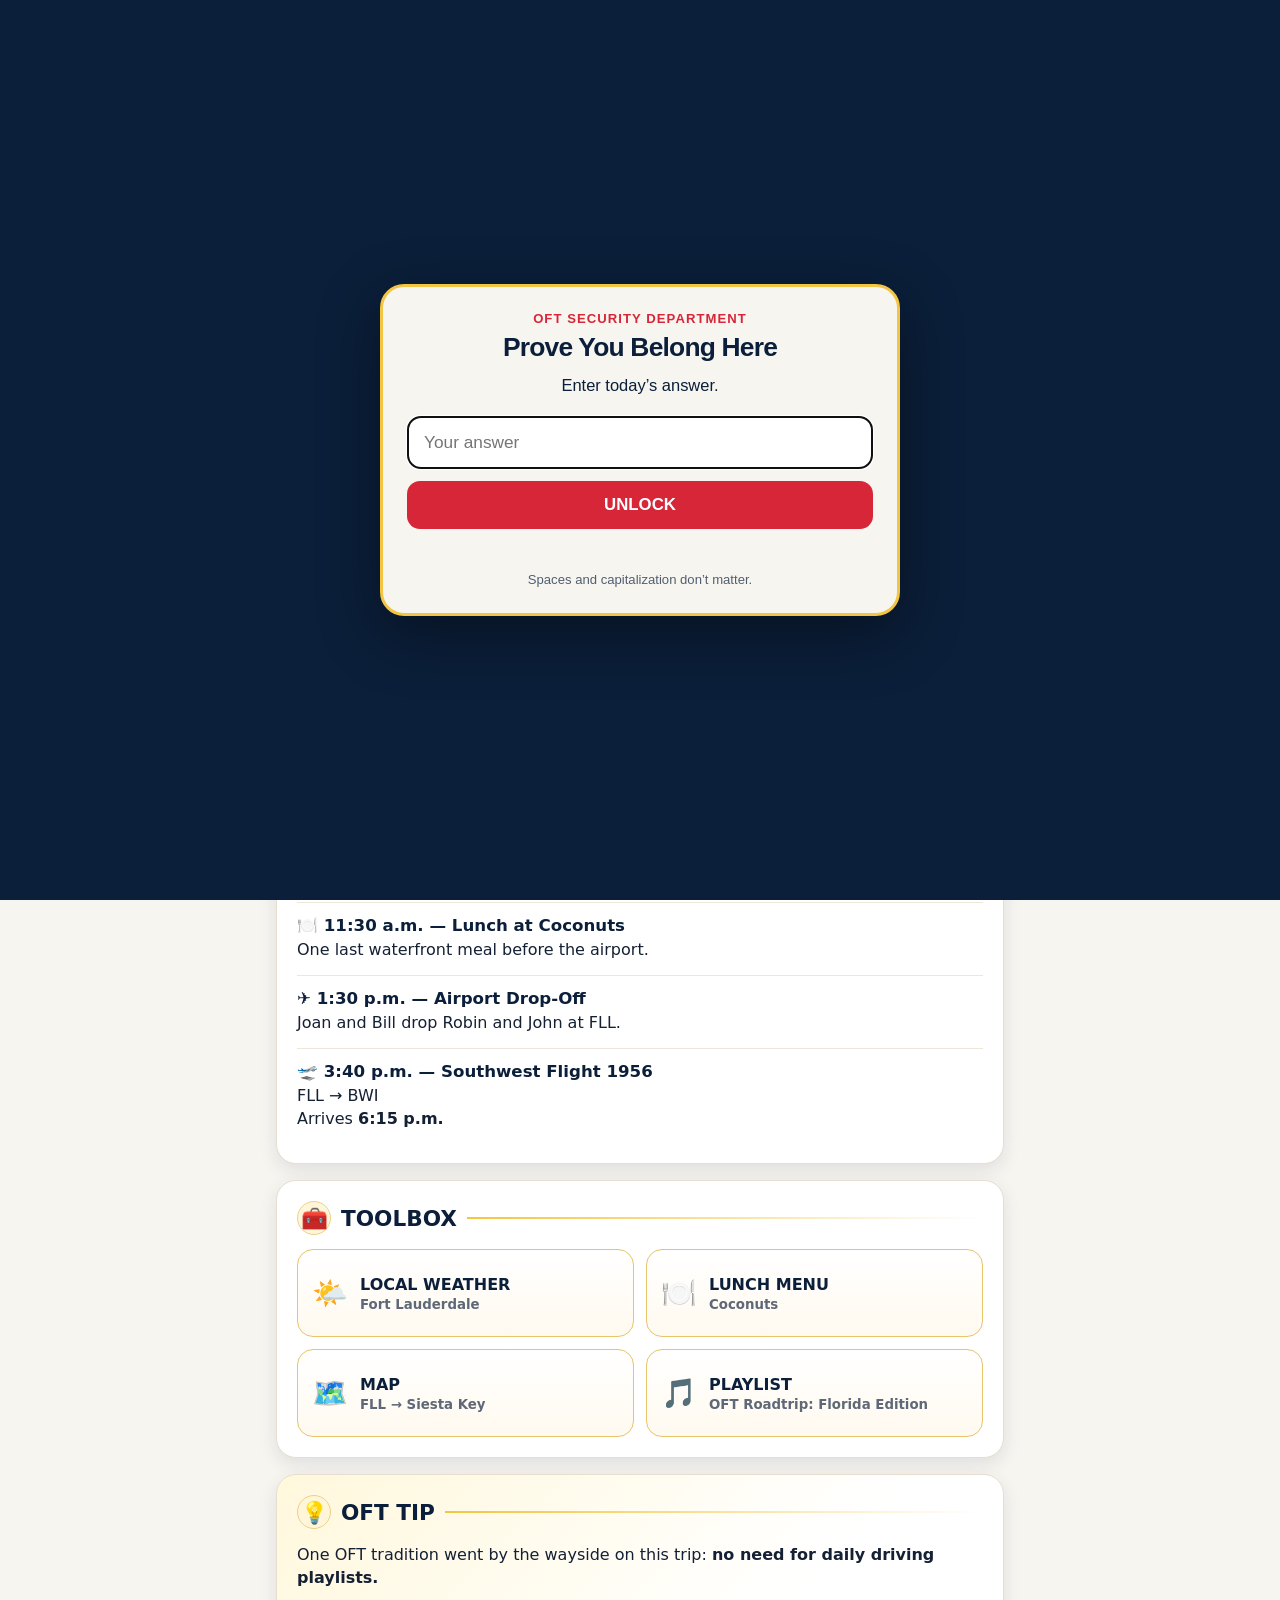
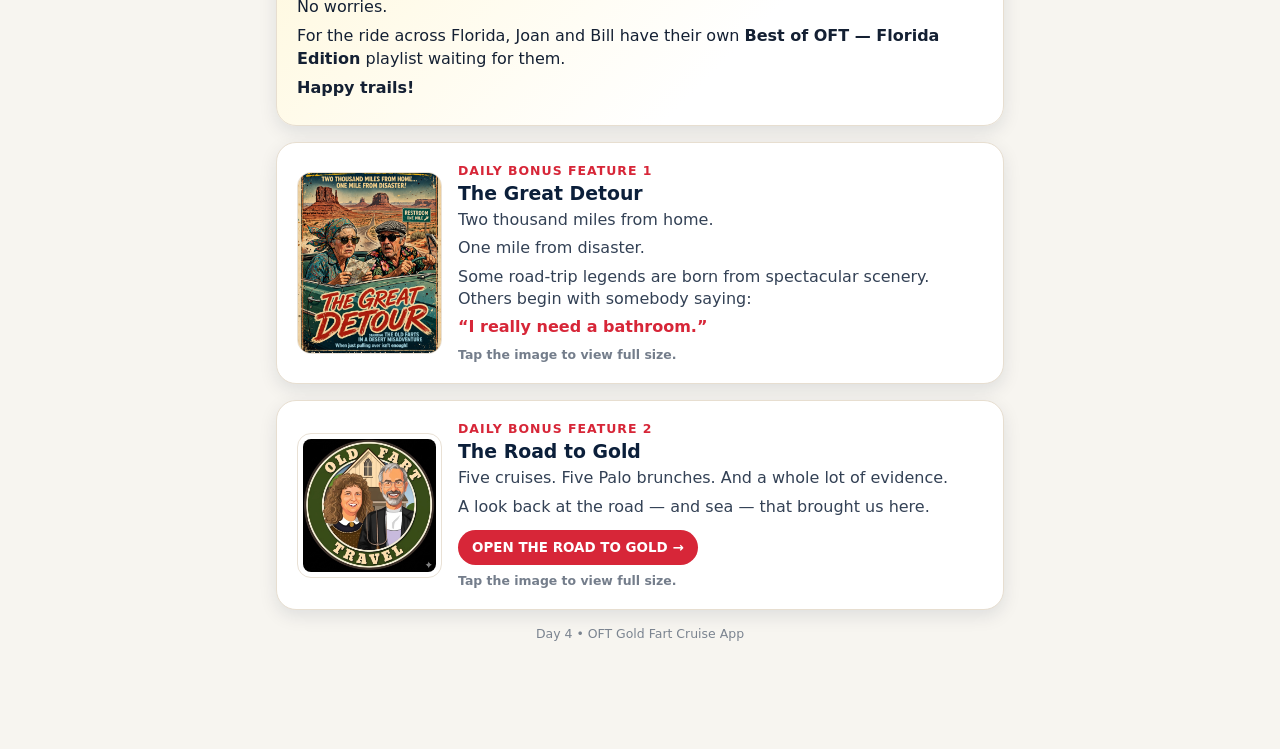
<file: day4/index.html>
<!doctype html>
<html lang="en">
<head>
<meta charset="utf-8">
<meta name="viewport" content="width=device-width, initial-scale=1, viewport-fit=cover">
<title>OFT Gold Fart Cruise App — Day 4</title>
<style>
:root{--navy:#0B1F3A;--red:#D72638;--gold:#F4C542;--cream:#F7F5F0;--ink:#142033;--muted:#5E6877;--card:#FFFFFF;--line:#E7DED0;--shadow:0 6px 18px rgba(11,31,58,.10)}
*{box-sizing:border-box} html{background:var(--cream)}
body{margin:0;font-family:system-ui,-apple-system,BlinkMacSystemFont,"Segoe UI",Roboto,Arial,sans-serif;color:var(--ink);background:radial-gradient(circle at 85% 0%,rgba(244,197,66,.12),transparent 28%),var(--cream);padding-bottom:94px}
.top{background:linear-gradient(180deg,#08182e 0%,var(--navy) 100%);border-bottom:5px solid var(--red);padding:18px;text-align:center}
.top img{width:min(72vw,340px);max-height:300px;object-fit:contain;filter:drop-shadow(0 4px 10px rgba(0,0,0,.25))}
main{max-width:760px;margin:0 auto;padding:16px}
.card{background:var(--card);border:1px solid var(--line);border-radius:20px;box-shadow:var(--shadow);padding:20px;margin:0 0 16px}
.daycard{position:relative;overflow:hidden} .daycard:before{content:"";position:absolute;inset:0 auto 0 0;width:7px;background:linear-gradient(var(--gold),var(--red))}
.eyebrow{display:inline-block;font-weight:900;letter-spacing:.12em;color:var(--red);font-size:.82rem;text-transform:uppercase;margin-bottom:6px}
h1{margin:0;color:var(--navy);font-size:clamp(2rem,8vw,3.35rem);line-height:1;letter-spacing:-.03em}
.date{margin-top:10px;color:var(--muted);font-weight:700}
.section-title{display:flex;align-items:center;gap:10px;margin:0 0 14px;color:var(--navy);font-size:1.35rem;font-weight:900}
.section-title:after{content:"";height:2px;flex:1;background:linear-gradient(90deg,var(--gold),transparent)}
.icon{width:34px;height:34px;border-radius:50%;display:inline-grid;place-items:center;background:#fff6d9;color:#a46f00;border:1px solid #edd18b;flex:0 0 auto}
.highlight{padding:13px 0;border-top:1px solid #eee6db} .highlight:first-of-type{border-top:none;padding-top:0}
.highlight h3{margin:0 0 4px;color:var(--navy);font-size:1.04rem} .highlight p{margin:0;line-height:1.42}
.toolbox{display:grid;grid-template-columns:1fr 1fr;gap:12px}
.tool{text-decoration:none;color:var(--navy);border:1.5px solid #e8c46a;border-radius:16px;min-height:88px;padding:14px;display:flex;align-items:center;gap:12px;font-weight:900;background:linear-gradient(180deg,#fff,#fffaf0)}
.tool small{display:block;font-weight:600;color:var(--muted);margin-top:3px}
.tip{background:linear-gradient(135deg,#fff8dc 0%,#fff 65%)} .tip p{margin:.35rem 0;line-height:1.45}
.bonus{display:grid;grid-template-columns:145px 1fr;gap:16px;align-items:center}
.bonus img{width:145px;aspect-ratio:4/5;object-fit:cover;border-radius:14px;border:1px solid #e9e1d5;background:#f3eee7}
.bonus.logo img{aspect-ratio:1/1;object-fit:contain;padding:5px;background:#fff}
.bonus h3{margin:0 0 5px;color:var(--navy);font-size:1.18rem} .bonus p{margin:0;line-height:1.4;color:#334155}
.bonus strong{color:var(--red)} .bonus-label{color:var(--red);font-weight:900;font-size:.78rem;letter-spacing:.08em;text-transform:uppercase;margin-bottom:4px}
.bonus-link{display:inline-flex;margin-top:12px;padding:10px 14px;border-radius:999px;text-decoration:none;background:var(--red);color:#fff;font-weight:900;font-size:.84rem}
.fixedbar{position:fixed;left:0;right:0;bottom:0;z-index:10;padding:10px 12px calc(10px + env(safe-area-inset-bottom));background:rgba(247,245,240,.94);backdrop-filter:blur(10px);border-top:1px solid #ddd3c6}
.fixedinner{max-width:760px;margin:auto;display:grid;grid-template-columns:1fr 1fr;gap:10px}
.fixedbtn{min-height:58px;border-radius:16px;text-decoration:none;display:flex;align-items:center;justify-content:center;gap:9px;font-weight:900;box-shadow:0 5px 14px rgba(0,0,0,.12)}
.disney{background:var(--navy);color:white;border:2px solid #19365f} .food{background:var(--red);color:white;border:2px solid #b51d2b}
.note{font-size:.78rem;color:#7b8490;text-align:center;margin:4px 0 0}
@media(max-width:560px){main{padding:12px}.card{padding:16px;border-radius:17px;margin-bottom:12px}.toolbox{grid-template-columns:1fr}.bonus{grid-template-columns:112px 1fr;gap:12px}.bonus img{width:112px}.section-title{font-size:1.15rem}}
.camera-input{position:absolute!important;width:1px;height:1px;overflow:hidden;clip:rect(0,0,0,0);white-space:nowrap;clip-path:inset(50%)}
.fixedbtn.food{cursor:pointer}
body{padding-bottom:92px!important;}
</style>

<style id="oft-three-button-style">
.oft-bottom-bar{position:fixed;left:0;right:0;bottom:0;z-index:9990;padding:9px 10px calc(9px + env(safe-area-inset-bottom));background:rgba(247,245,240,.96);border-top:1px solid #ddd3c6;backdrop-filter:blur(10px)}
.oft-bottom-inner{max-width:760px;margin:auto;display:grid;grid-template-columns:minmax(0,1fr) 58px minmax(0,1fr);gap:8px}
.oft-bottom-btn{min-height:56px;border-radius:15px;text-decoration:none;display:flex;align-items:center;justify-content:center;gap:7px;font-family:Arial,sans-serif;font-weight:900;font-size:.88rem;line-height:1;text-align:center;box-sizing:border-box}
.oft-bottom-daily{background:#D72638;color:white;border:2px solid #b51d2b}
.oft-bottom-home{background:#F4C542;color:#0B1F3A;border:2px solid #d7aa22;font-size:1.45rem}
.oft-bottom-camera{background:#0B1F3A;color:white;border:2px solid #19365f;cursor:pointer}
.oft-camera-input{position:absolute!important;width:1px;height:1px;overflow:hidden;clip:rect(0,0,0,0);clip-path:inset(50%);white-space:nowrap}
</style>


<style id="oft-bonus-lightbox-style">
.bonus img{cursor:zoom-in}
.oft-bonus-hint{font-size:.78rem!important;opacity:.68;margin-top:7px!important;font-weight:700}
.oft-lightbox{position:fixed;inset:0;z-index:100000;background:rgba(5,15,30,.94);display:none;align-items:center;justify-content:center;padding:18px}
.oft-lightbox.open{display:flex}
.oft-lightbox img{max-width:96vw;max-height:90vh;object-fit:contain;border-radius:10px;box-shadow:0 16px 60px rgba(0,0,0,.55)}
.oft-lightbox-close{position:fixed;top:14px;right:14px;width:48px;height:48px;border-radius:50%;border:2px solid rgba(255,255,255,.7);background:#0B1F3A;color:white;font-size:1.7rem;font-weight:900;display:flex;align-items:center;justify-content:center;cursor:pointer}
</style>


<style id="oft-logo-polish">
.top img{
  display:block!important;
  width:min(74vw,340px)!important;
  height:auto!important;
  max-height:340px!important;
  object-fit:contain!important;
  margin:0 auto!important;
  padding:10px!important;
  background:#F7F5F0!important;
  border:2px solid rgba(244,197,66,.9)!important;
  border-radius:22px!important;
  box-shadow:0 8px 24px rgba(0,0,0,.20)!important;
}
@media (min-width:700px){
  .top img{width:340px!important;}
}
</style>

</head>
<body>

<style id="oft-lock-style">
.oft-lock{position:fixed;inset:0;z-index:99999;background:#0B1F3A;display:flex;align-items:center;justify-content:center;padding:22px;font-family:Arial,sans-serif}
.oft-lock-card{width:min(520px,100%);background:#F7F5F0;border:3px solid #F4C542;border-radius:24px;padding:24px;box-shadow:0 18px 60px rgba(0,0,0,.42);color:#0B1F3A;text-align:center}
.oft-lock-kicker{font-weight:900;color:#D72638;letter-spacing:.08em;font-size:.82rem;margin-bottom:8px}
.oft-lock h1{margin:0 0 14px;font-size:1.65rem}.oft-lock p{font-size:1.03rem;line-height:1.45;margin:0 0 18px}
.oft-lock input{width:100%;box-sizing:border-box;font-size:1.08rem;padding:14px 15px;border:2px solid #c9c0b4;border-radius:13px;background:#fff;color:#0B1F3A}
.oft-lock button{width:100%;margin-top:12px;border:0;border-radius:13px;background:#D72638;color:#fff;font-size:1.05rem;font-weight:900;padding:14px;cursor:pointer}
.oft-lock-error{min-height:1.25em;color:#a31320;font-weight:800;margin-top:10px!important;margin-bottom:0!important}
.oft-lock-note{font-size:.82rem!important;opacity:.7;margin-top:10px!important;margin-bottom:0!important}
</style>

<div class="oft-lock" id="oft-lock"><div class="oft-lock-card">
<div class="oft-lock-kicker">OFT SECURITY DEPARTMENT</div><h1>Prove You Belong Here</h1>
<p>Enter today’s answer.</p>
<form id="oft-lock-form"><input id="oft-lock-answer" type="text" autocomplete="off" autocapitalize="off" placeholder="Your answer"><button type="submit">UNLOCK</button></form>
<p class="oft-lock-error" id="oft-lock-error"></p><p class="oft-lock-note">Spaces and capitalization don’t matter.</p>
</div></div>
<script>
(function(){
 const k="oft-unlocked-day4";
 if(localStorage.getItem(k)==="yes"){document.getElementById("oft-lock").remove();return;}
 const n=s=>(s||"").toLowerCase().replace(/\s+/g,""), expected="spiderman";
 const form=document.getElementById("oft-lock-form"),input=document.getElementById("oft-lock-answer"),err=document.getElementById("oft-lock-error");
 form.addEventListener("submit",e=>{e.preventDefault();if(n(input.value)===expected){localStorage.setItem(k,"yes");document.getElementById("oft-lock").remove();}else{err.textContent="Nope. The OFT bouncer remains unconvinced.";input.select();}});
 setTimeout(()=>input.focus(),100);
})();
</script>
<header class="top">
  <img src="assets/hero-logo.jpg" alt="Old Fart Roadtrip logo">
</header>

<main>
  <section class="card daycard">
    <div class="eyebrow">Day 4</div>
    <h1>Welcome back to Port Everglades!</h1>
    <div class="date">Monday, September 21, 2026</div>
  </section>

  <section class="card">
    <div class="section-title"><span class="icon">★</span>DAILY HIGHLIGHTS</div>
    <div class="highlight"><h3>🍳 8:00 a.m. — Breakfast</h3><p>Same restaurant as last night’s dinner.</p></div>
    <div class="highlight"><h3>🚢 9:00 a.m. — Disembark</h3><p>Pick up the rental car and begin the final chapter.</p></div>
    <div class="highlight"><h3>🚗 10:00 a.m. — Fort Lauderdale Drive</h3><p>Cruise through Fort Lauderdale Beach Park and the marina area.</p></div>
    <div class="highlight"><h3>🍽️ 11:30 a.m. — Lunch at Coconuts</h3><p>One last waterfront meal before the airport.</p></div>
    <div class="highlight"><h3>✈️ 1:30 p.m. — Airport Drop-Off</h3><p>Joan and Bill drop Robin and John at FLL.</p></div>
    <div class="highlight"><h3>🛫 3:40 p.m. — Southwest Flight 1956</h3><p>FLL → BWI<br>Arrives <strong>6:15 p.m.</strong></p></div>
  </section>

  <section class="card">
    <div class="section-title"><span class="icon">🧰</span>TOOLBOX</div>
    <div class="toolbox">
      <a class="tool" href="https://weather.com/us/florida/fort-lauderdale/airport/fort-lauderdale-hollywood-international-airport/today" target="_blank" rel="noopener"><span style="font-size:1.8rem">🌤️</span><span>LOCAL WEATHER<small>Fort Lauderdale</small></span></a>
      <a class="tool" href="https://www.coconutsfortlauderdale.com/menu" target="_blank" rel="noopener"><span style="font-size:1.8rem">🍽️</span><span>LUNCH MENU<small>Coconuts</small></span></a>
      <a class="tool" href="https://maps.app.goo.gl/Dbfq7Unj9dwo49HL6" target="_blank" rel="noopener"><span style="font-size:1.8rem">🗺️</span><span>MAP<small>FLL → Siesta Key</small></span></a>
      <a class="tool" href="https://music.youtube.com/playlist?list=PLRQm6BSAVTsY" target="_blank" rel="noopener"><span style="font-size:1.8rem">🎵</span><span>PLAYLIST<small>OFT Roadtrip: Florida Edition</small></span></a>
    </div>
  </section>

  <section class="card tip">
    <div class="section-title"><span class="icon">💡</span>OFT TIP</div>
    <p>One OFT tradition went by the wayside on this trip: <strong>no need for daily driving playlists.</strong></p>
    <p>No worries.</p>
    <p>For the ride across Florida, Joan and Bill have their own <strong>Best of OFT — Florida Edition</strong> playlist waiting for them.</p>
    <p><strong>Happy trails!</strong></p>
  </section>

  <section class="card bonus">
    <img src="assets/great-detour.png" alt="The Great Detour movie poster">
    <div>
      <div class="bonus-label">Daily Bonus Feature 1</div>
      <h3>The Great Detour</h3>
      <p>Two thousand miles from home.</p>
      <p style="margin-top:6px">One mile from disaster.</p>
      <p style="margin-top:6px">Some road-trip legends are born from spectacular scenery. Others begin with somebody saying:</p>
      <p style="margin-top:6px"><strong>“I really need a bathroom.”</strong></p>
    <p class="oft-bonus-hint">Tap the image to view full size.</p></div>
  </section>

  <section class="card bonus logo">
    <img src="assets/road-to-gold-logo.jpg" alt="Old Fart Travel Road to Gold logo">
    <div>
      <div class="bonus-label">Daily Bonus Feature 2</div>
      <h3>The Road to Gold</h3>
      <p>Five cruises. Five Palo brunches. And a whole lot of evidence.</p>
      <p style="margin-top:6px">A look back at the road — and sea — that brought us here.</p>
      <a class="bonus-link" href="https://photos.app.goo.gl/TrrrcCWAByk4D3BV7" target="_blank" rel="noopener">OPEN THE ROAD TO GOLD →</a>
    <p class="oft-bonus-hint">Tap the image to view full size.</p></div>
  </section>

  <p class="note">Day 4 • OFT Gold Fart Cruise App</p>
</main>




<div class="oft-lightbox" id="oft-lightbox" aria-hidden="true">
  <button class="oft-lightbox-close" id="oft-lightbox-close" aria-label="Close">×</button>
  <img id="oft-lightbox-image" alt="">
</div>
<script>
(function(){
  const box=document.getElementById("oft-lightbox");
  const big=document.getElementById("oft-lightbox-image");
  const close=document.getElementById("oft-lightbox-close");
  document.querySelectorAll(".bonus img").forEach(img=>{
    img.setAttribute("tabindex","0");
    img.setAttribute("role","button");
    img.setAttribute("aria-label",(img.alt||"Bonus image")+" — open full size");
    const open=()=>{
      big.src=img.src;
      big.alt=img.alt||"Bonus image";
      box.classList.add("open");
      box.setAttribute("aria-hidden","false");
    };
    img.addEventListener("click",open);
    img.addEventListener("keydown",e=>{if(e.key==="Enter"||e.key===" "){e.preventDefault();open();}});
  });
  const shut=()=>{
    box.classList.remove("open");
    box.setAttribute("aria-hidden","true");
    big.removeAttribute("src");
  };
  close.addEventListener("click",shut);
  box.addEventListener("click",e=>{if(e.target===box) shut();});
  document.addEventListener("keydown",e=>{if(e.key==="Escape"&&box.classList.contains("open")) shut();});
})();
</script>

<nav class="oft-bottom-bar" aria-label="OFT navigation">
  <div class="oft-bottom-inner">
    <a class="oft-bottom-btn oft-bottom-daily" href="https://mattj009.github.io/oft-disney-cruise-app-clean/lineup.html"><span>✨</span>DAILY DISNEY</a>
    <a class="oft-bottom-btn oft-bottom-home" href="https://mattj009.github.io/oft-disney-cruise-app-clean/index.html" aria-label="Home" title="Home">🏠</a>
    <label class="oft-bottom-btn oft-bottom-camera" for="oft-camera"><span>📷</span>SMILE, PAL!</label>
    <input id="oft-camera" class="oft-camera-input" type="file" accept="image/*" capture="environment">
  </div>
</nav>

</body>
</html>
</file>
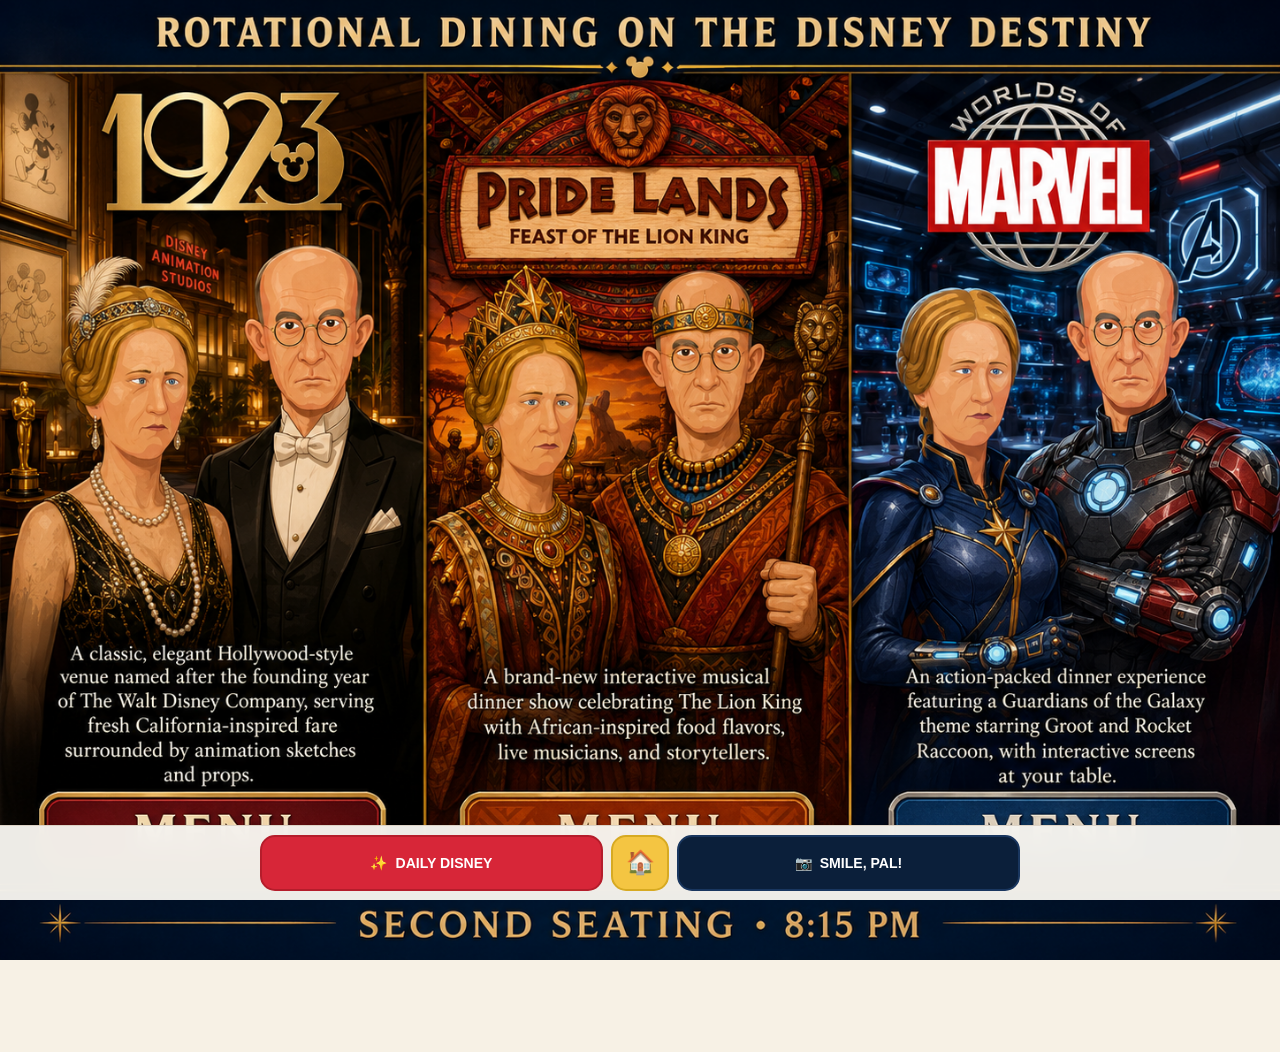
<file: dining/index.html>
<!doctype html>
<html lang="en"><head><meta charset="utf-8"><meta name="viewport" content="width=device-width,initial-scale=1,viewport-fit=cover">
<title>Rotational Dining — Disney Destiny</title><style>
:root{--navy:#071a33;--red:#c81d2a;--gold:#e2aa3a;--cream:#f7f1e5;--ink:#142033;--card:#fff;--line:#eadfcb}
*{box-sizing:border-box} html{background:var(--cream)} body{margin:0;font-family:system-ui,-apple-system,"Segoe UI",Roboto,Arial,sans-serif;color:var(--ink);background:var(--cream)}
a{color:inherit}.top{position:sticky;top:0;z-index:5;background:var(--navy);color:#fff;border-bottom:4px solid var(--gold);padding:12px 16px;display:flex;align-items:center;justify-content:space-between;gap:12px}
.top .title{font-weight:900;letter-spacing:.04em}.top a{text-decoration:none;font-weight:800;background:#ffffff14;border:1px solid #ffffff30;border-radius:999px;padding:8px 12px}
.wrap{max-width:760px;margin:auto;padding:16px 14px 30px}
.card{background:var(--card);border:1px solid var(--line);border-radius:18px;box-shadow:0 6px 18px rgba(7,26,51,.08);padding:18px;margin-bottom:14px}
h1{color:var(--navy);margin:.1em 0 .4em;font-size:clamp(2rem,7vw,3rem);line-height:1}
h2{margin:22px 0 8px;color:var(--red);font-size:1.25rem;border-bottom:2px solid var(--gold);padding-bottom:5px}
h3{margin:0 0 4px;color:var(--navy);font-size:1.03rem}.item{padding:10px 0;border-bottom:1px solid #eee5d8}.item:last-child{border-bottom:none}.item p{margin:0;color:#3f4b5c;line-height:1.4}
.note{color:#647184;font-size:.9rem}
.hero{position:relative;background:#000}.hero img{display:block;width:100%;height:auto}
.hotspot{position:absolute;display:block;border-radius:10px}
.hotspot:focus{outline:4px solid #fff;outline-offset:-4px}
.hs-1923{left:4.0%;top:86.1%;width:38.0%;height:7.4%}
.hs-pride{left:49.2%;top:86.1%;width:37.8%;height:7.4%}
.hs-marvel{left:95.2%;top:86.1%;width:0.1%;height:7.4%} /* overridden below for panel bounds */
@media (orientation:portrait) and (max-width:900px){
  .rotate{display:flex}
}
.rotate{display:none;position:fixed;inset:0;z-index:20;background:rgba(7,26,51,.96);color:#fff;align-items:center;justify-content:center;text-align:center;padding:28px}
.rotate .box{max-width:340px}.rotate .icon{font-size:3rem}.rotate button{margin-top:14px;border:0;border-radius:999px;padding:10px 16px;font-weight:800}
body{padding-bottom:92px!important;}
</style>
<style id="oft-three-button-style">
.oft-bottom-bar{position:fixed;left:0;right:0;bottom:0;z-index:9990;padding:9px 10px calc(9px + env(safe-area-inset-bottom));background:rgba(247,245,240,.96);border-top:1px solid #ddd3c6;backdrop-filter:blur(10px)}
.oft-bottom-inner{max-width:760px;margin:auto;display:grid;grid-template-columns:minmax(0,1fr) 58px minmax(0,1fr);gap:8px}
.oft-bottom-btn{min-height:56px;border-radius:15px;text-decoration:none;display:flex;align-items:center;justify-content:center;gap:7px;font-family:Arial,sans-serif;font-weight:900;font-size:.88rem;line-height:1;text-align:center;box-sizing:border-box}
.oft-bottom-daily{background:#D72638;color:white;border:2px solid #b51d2b}
.oft-bottom-home{background:#F4C542;color:#0B1F3A;border:2px solid #d7aa22;font-size:1.45rem}
.oft-bottom-camera{background:#0B1F3A;color:white;border:2px solid #19365f;cursor:pointer}
.oft-camera-input{position:absolute!important;width:1px;height:1px;overflow:hidden;clip:rect(0,0,0,0);clip-path:inset(50%);white-space:nowrap}
</style>

</head>
<body>
<div class="rotate" id="rotatePrompt"><div class="box"><div class="icon">📱↻</div><h2 style="color:#fff;border:0">Rotate your phone</h2><p>This dining guide is designed for landscape viewing.</p><button onclick="document.getElementById('rotatePrompt').style.display='none'">View anyway</button></div></div>
<div class="hero">
<img src="assets/rotational-dining-guide.png" alt="Rotational Dining on the Disney Destiny — 1923, Pride Lands, and Worlds of Marvel">
<a class="hotspot" style="left:3.2%;top:84.8%;width:24.5%;height:8.0%" href="menu-1923.html" aria-label="Open 1923 menu"></a>
<a class="hotspot" style="left:32.8%;top:84.8%;width:25.8%;height:8.0%" href="menu-pride-lands.html" aria-label="Open Pride Lands menu"></a>
<a class="hotspot" style="left:63.5%;top:84.8%;width:25.5%;height:8.0%" href="menu-worlds-of-marvel.html" aria-label="Open Worlds of Marvel menu"></a>
</div>

<nav class="oft-bottom-bar" aria-label="OFT navigation">
  <div class="oft-bottom-inner">
    <a class="oft-bottom-btn oft-bottom-daily" href="https://mattj009.github.io/oft-disney-cruise-app-clean/lineup.html"><span>✨</span>DAILY DISNEY</a>
    <a class="oft-bottom-btn oft-bottom-home" href="https://mattj009.github.io/oft-disney-cruise-app-clean/index.html" aria-label="Home" title="Home">🏠</a>
    <label class="oft-bottom-btn oft-bottom-camera" for="oft-camera"><span>📷</span>SMILE, PAL!</label>
    <input id="oft-camera" class="oft-camera-input" type="file" accept="image/*" capture="environment">
  </div>
</nav>

</body></html>
</file>
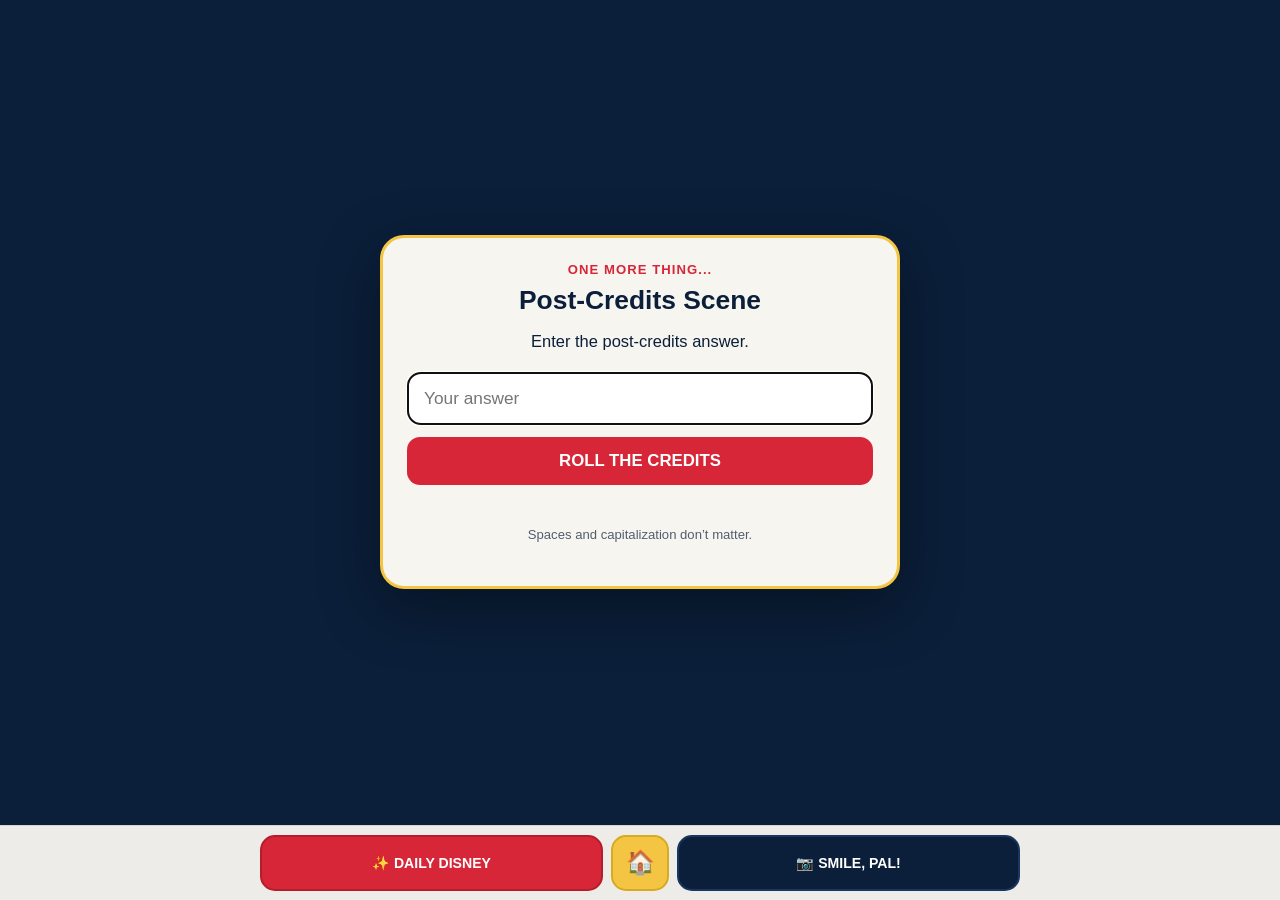
<file: postcredits/index.html>
<!doctype html>
<html lang="en">
<head>
<meta charset="utf-8">
<meta name="viewport" content="width=device-width,initial-scale=1,viewport-fit=cover">
<meta name="theme-color" content="#0B1F3A">
<title>OFT Post-Credits Scene</title>
<style>
:root{--navy:#0B1F3A;--red:#D72638;--gold:#F4C542;--cream:#F7F5F0}
*{box-sizing:border-box}
html,body{margin:0;min-height:100%;background:var(--navy);font-family:Arial,sans-serif}
.wrap{min-height:100vh;display:flex;align-items:center;justify-content:center;padding:24px 18px 100px}
.card{width:min(520px,100%);background:var(--cream);border:3px solid var(--gold);border-radius:24px;padding:24px;text-align:center;box-shadow:0 18px 60px rgba(0,0,0,.4);color:var(--navy)}
.kicker{font-weight:900;color:var(--red);letter-spacing:.08em;font-size:.82rem;margin-bottom:8px}
h1{margin:0 0 14px;font-size:1.65rem}
p{font-size:1.03rem;line-height:1.45;margin:0 0 18px}
input{width:100%;font-size:1.08rem;padding:14px 15px;border:2px solid #c9c0b4;border-radius:13px;background:white;color:var(--navy)}
button{width:100%;margin-top:12px;border:0;border-radius:13px;background:var(--red);color:white;font-size:1.05rem;font-weight:900;padding:14px;cursor:pointer}
#error{min-height:1.25em;color:#a31320;font-weight:800;margin-top:10px;margin-bottom:0}
.note{font-size:.82rem;opacity:.7;margin-top:10px}
.oft-bottom-bar{position:fixed;left:0;right:0;bottom:0;z-index:9990;padding:9px 10px calc(9px + env(safe-area-inset-bottom));background:rgba(247,245,240,.96);border-top:1px solid #ddd3c6;backdrop-filter:blur(10px)}
.oft-bottom-inner{max-width:760px;margin:auto;display:grid;grid-template-columns:minmax(0,1fr) 58px minmax(0,1fr);gap:8px}
.oft-bottom-btn{min-height:56px;border-radius:15px;text-decoration:none;display:flex;align-items:center;justify-content:center;gap:7px;font-weight:900;font-size:.88rem;line-height:1;text-align:center}
.daily{background:var(--red);color:white;border:2px solid #b51d2b}
.home{background:var(--gold);color:var(--navy);border:2px solid #d7aa22;font-size:1.45rem}
.camera{background:var(--navy);color:white;border:2px solid #19365f;cursor:pointer}
.camera-input{position:absolute!important;width:1px;height:1px;overflow:hidden;clip:rect(0,0,0,0);clip-path:inset(50%)}
</style>
</head>
<body>
<main class="wrap">
  <section class="card">
    <div class="kicker">ONE MORE THING...</div>
    <h1>Post-Credits Scene</h1>
    <p>Enter the post-credits answer.</p>
    <form id="gate-form">
      <input id="answer" type="text" autocomplete="off" autocapitalize="off" placeholder="Your answer">
      <button type="submit">ROLL THE CREDITS</button>
    </form>
    <p id="error"></p>
    <p class="note">Spaces and capitalization don’t matter.</p>
  </section>
</main>

<nav class="oft-bottom-bar" aria-label="OFT navigation">
  <div class="oft-bottom-inner">
    <a class="oft-bottom-btn daily" href="https://mattj009.github.io/oft-disney-cruise-app-clean/lineup.html">✨ DAILY DISNEY</a>
    <a class="oft-bottom-btn home" href="https://mattj009.github.io/oft-disney-cruise-app-clean/index.html" aria-label="Home">🏠</a>
    <label class="oft-bottom-btn camera" for="oft-camera">📷 SMILE, PAL!</label>
    <input id="oft-camera" class="camera-input" type="file" accept="image/*" capture="environment">
  </div>
</nav>

<script>
(function(){
  const key = "oft-unlocked-postcredits-v2";
  const destination = "https://photos.app.goo.gl/MiFDoPtg5rAMpbkJA";
  const normalize = s => (s || "").toLowerCase().replace(/\s+/g, "");
  const expected = "transam";

  if (localStorage.getItem(key) === "yes") {
    location.replace(destination);
    return;
  }

  const form = document.getElementById("gate-form");
  const input = document.getElementById("answer");
  const error = document.getElementById("error");

  form.addEventListener("submit", function(e){
    e.preventDefault();
    if (normalize(input.value) === expected) {
      localStorage.setItem(key, "yes");
      location.href = destination;
    } else {
      error.textContent = "Nope. The OFT projectionist is still waiting.";
      input.select();
    }
  });

  setTimeout(() => input.focus(), 100);
})();
</script>
</body>
</html>
</file>
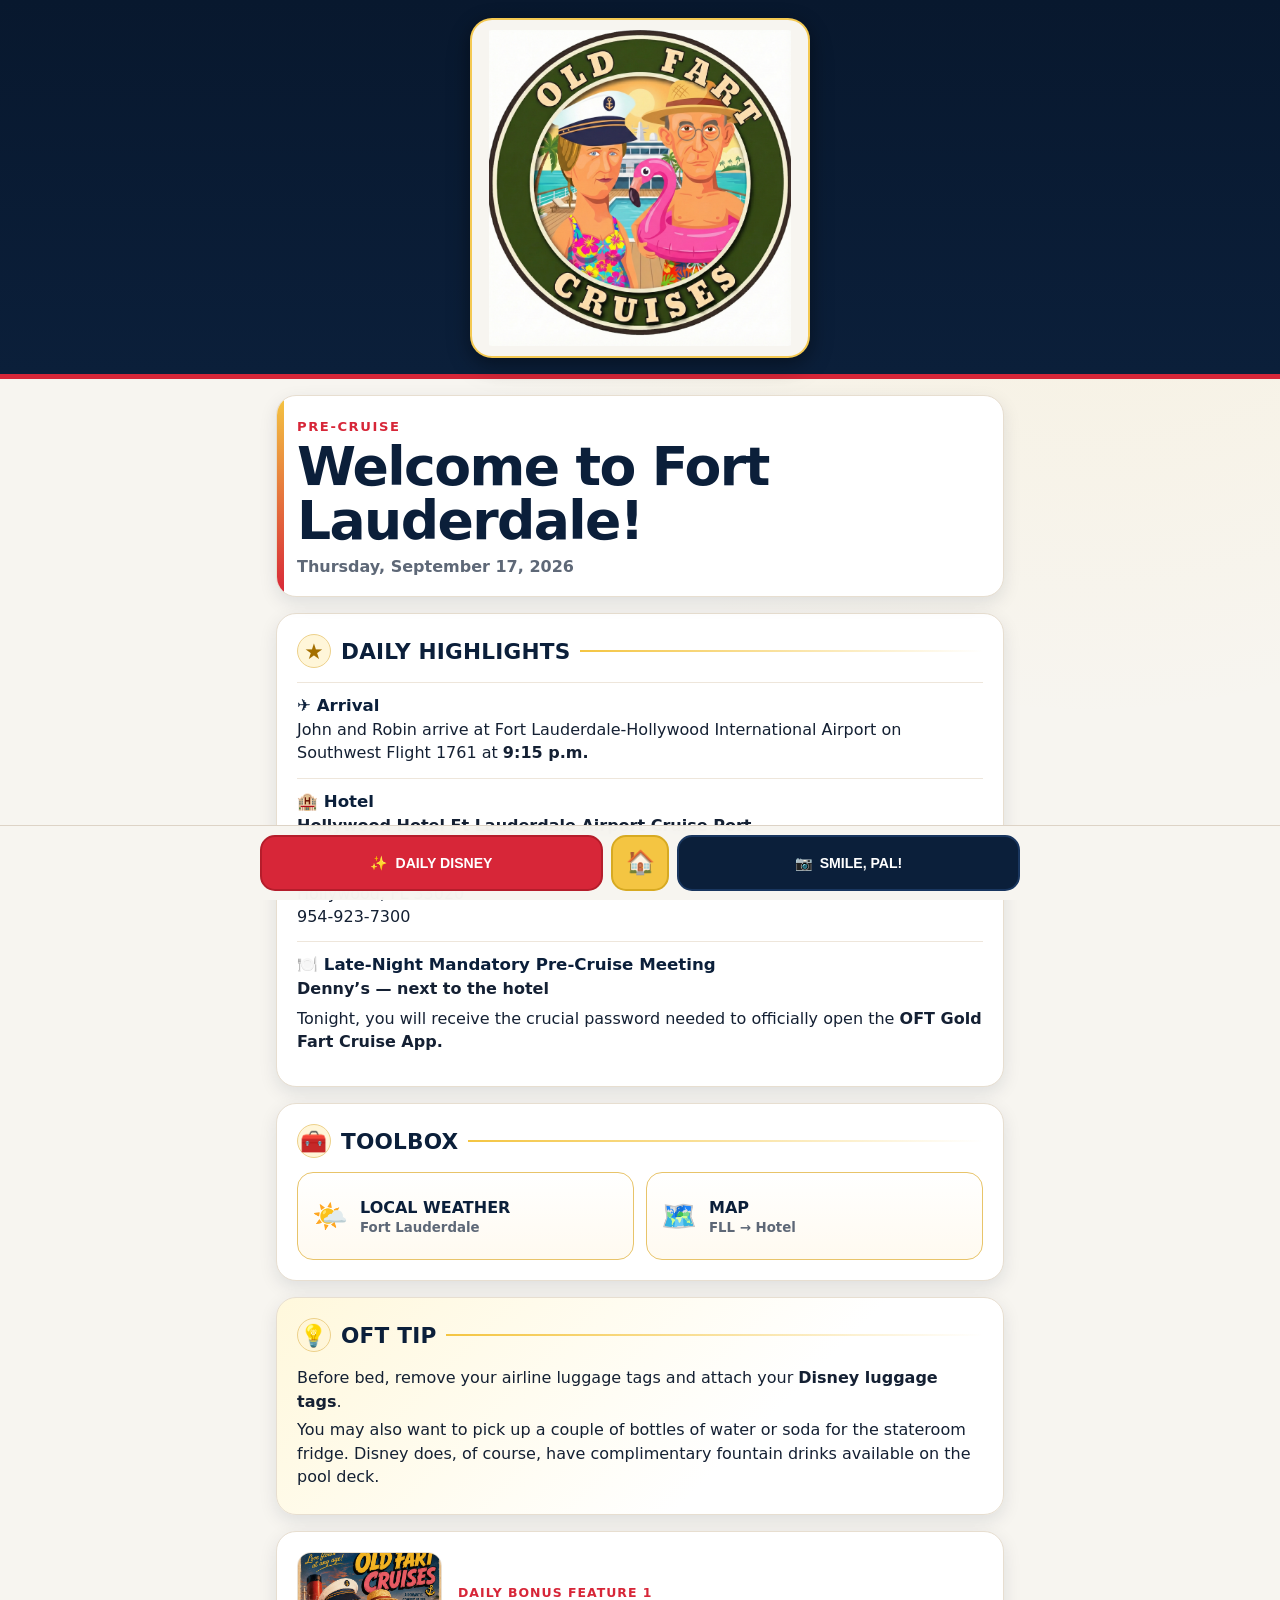
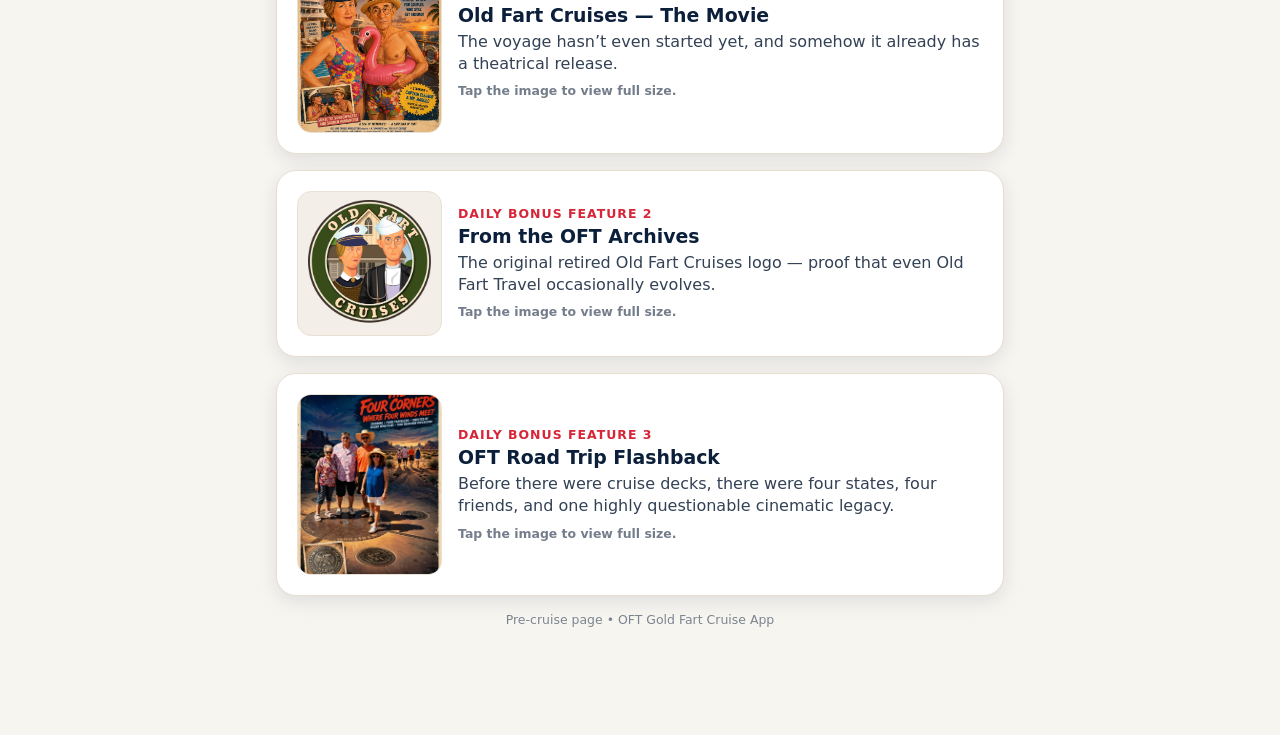
<file: precruise/index.html>
<!doctype html>
<html lang="en">
<head>
<meta charset="utf-8">
<meta name="viewport" content="width=device-width, initial-scale=1, viewport-fit=cover">
<title>OFT Gold Fart Cruise App — Pre-Cruise</title>
<style>
  :root{
    --navy:#0B1F3A;
    --red:#D72638;
    --gold:#F4C542;
    --cream:#F7F5F0;
    --ink:#142033;
    --muted:#5E6877;
    --card:#FFFFFF;
    --line:#E7DED0;
    --shadow:0 6px 18px rgba(11,31,58,.10);
  }
  *{box-sizing:border-box}
  html{background:var(--cream)}
  body{
    margin:0;
    font-family:system-ui,-apple-system,BlinkMacSystemFont,"Segoe UI",Roboto,Arial,sans-serif;
    color:var(--ink);
    background:
      radial-gradient(circle at 85% 0%,rgba(244,197,66,.12),transparent 28%),
      var(--cream);
    padding-bottom:94px;
  }
  .top{
    background:linear-gradient(180deg,#08182e 0%,var(--navy) 100%);
    border-bottom:5px solid var(--red);
    padding:18px 18px 16px;
    text-align:center;
  }
  .top img{
    width:min(74vw,360px);
    max-height:180px;
    object-fit:contain;
    filter:drop-shadow(0 3px 8px rgba(0,0,0,.25));
  }
  main{max-width:760px;margin:0 auto;padding:16px}
  .card{
    background:var(--card);
    border:1px solid var(--line);
    border-radius:20px;
    box-shadow:var(--shadow);
    padding:20px;
    margin:0 0 16px;
  }
  .daycard{
    position:relative;
    overflow:hidden;
  }
  .daycard:before{
    content:"";
    position:absolute;
    inset:0 auto 0 0;
    width:7px;
    background:linear-gradient(var(--gold),var(--red));
  }
  .eyebrow{
    display:inline-block;
    font-weight:900;
    letter-spacing:.12em;
    color:var(--red);
    font-size:.82rem;
    text-transform:uppercase;
    margin-bottom:6px;
  }
  h1{
    margin:0;
    color:var(--navy);
    font-size:clamp(2rem,8vw,3.35rem);
    line-height:1;
    letter-spacing:-.03em;
  }
  .date{
    margin-top:10px;
    color:var(--muted);
    font-weight:700;
  }
  .section-title{
    display:flex;
    align-items:center;
    gap:10px;
    margin:0 0 14px;
    color:var(--navy);
    font-size:1.35rem;
    font-weight:900;
    letter-spacing:.01em;
  }
  .section-title:after{
    content:"";
    height:2px;
    flex:1;
    background:linear-gradient(90deg,var(--gold),transparent);
  }
  .icon{
    width:34px;height:34px;border-radius:50%;
    display:inline-grid;place-items:center;
    background:#fff6d9;color:#a46f00;
    border:1px solid #edd18b;
    flex:0 0 auto;
  }
  .highlight{
    padding:13px 0;
    border-top:1px solid #eee6db;
  }
  .highlight:first-of-type{border-top:none;padding-top:0}
  .highlight h3{
    margin:0 0 4px;
    color:var(--navy);
    font-size:1.04rem;
  }
  .highlight p{margin:0;line-height:1.42}
  .toolbox{
    display:grid;
    grid-template-columns:1fr 1fr;
    gap:12px;
  }
  .tool{
    text-decoration:none;
    color:var(--navy);
    border:1.5px solid #e8c46a;
    border-radius:16px;
    min-height:88px;
    padding:14px;
    display:flex;
    align-items:center;
    gap:12px;
    font-weight:900;
    background:linear-gradient(180deg,#fff,#fffaf0);
  }
  .tool small{
    display:block;
    font-weight:600;
    color:var(--muted);
    margin-top:3px;
  }
  .tip{
    background:linear-gradient(135deg,#fff8dc 0%,#fff 65%);
  }
  .tip p{margin:.35rem 0;line-height:1.45}
  .bonus{
    display:grid;
    grid-template-columns:145px 1fr;
    gap:16px;
    align-items:center;
  }
  .bonus img{
    width:145px;
    aspect-ratio:4/5;
    object-fit:cover;
    border-radius:14px;
    border:1px solid #e9e1d5;
    background:#f3eee7;
  }
  .bonus.logo img{
    aspect-ratio:1/1;
    object-fit:contain;
    padding:8px;
  }
  .bonus h3{
    margin:0 0 5px;
    color:var(--navy);
    font-size:1.18rem;
  }
  .bonus p{margin:0;line-height:1.4;color:#334155}
  .bonus-label{
    color:var(--red);
    font-weight:900;
    font-size:.78rem;
    letter-spacing:.08em;
    text-transform:uppercase;
    margin-bottom:4px;
  }
  .fixedbar{
    position:fixed;
    left:0;right:0;bottom:0;
    z-index:10;
    padding:10px 12px calc(10px + env(safe-area-inset-bottom));
    background:rgba(247,245,240,.94);
    backdrop-filter:blur(10px);
    border-top:1px solid #ddd3c6;
  }
  .fixedinner{
    max-width:760px;
    margin:auto;
    display:grid;
    grid-template-columns:1fr 1fr;
    gap:10px;
  }
  .fixedbtn{
    min-height:58px;
    border-radius:16px;
    text-decoration:none;
    display:flex;
    align-items:center;
    justify-content:center;
    gap:9px;
    font-weight:900;
    box-shadow:0 5px 14px rgba(0,0,0,.12);
  }
  .disney{background:var(--navy);color:white;border:2px solid #19365f}
  .food{background:var(--red);color:white;border:2px solid #b51d2b}
  .fixedbtn span{font-size:1.25rem}
  .note{
    font-size:.78rem;color:#7b8490;text-align:center;margin:4px 0 0;
  }
  @media(max-width:560px){
    main{padding:12px}
    .card{padding:16px;border-radius:17px;margin-bottom:12px}
    .toolbox{grid-template-columns:1fr}
    .bonus{grid-template-columns:112px 1fr;gap:12px}
    .bonus img{width:112px}
    .section-title{font-size:1.15rem}
  }
.camera-input{position:absolute!important;width:1px;height:1px;overflow:hidden;clip:rect(0,0,0,0);white-space:nowrap;clip-path:inset(50%)}
.fixedbtn.food{cursor:pointer}
body{padding-bottom:92px!important;}
</style>

<style id="oft-three-button-style">
.oft-bottom-bar{position:fixed;left:0;right:0;bottom:0;z-index:9990;padding:9px 10px calc(9px + env(safe-area-inset-bottom));background:rgba(247,245,240,.96);border-top:1px solid #ddd3c6;backdrop-filter:blur(10px)}
.oft-bottom-inner{max-width:760px;margin:auto;display:grid;grid-template-columns:minmax(0,1fr) 58px minmax(0,1fr);gap:8px}
.oft-bottom-btn{min-height:56px;border-radius:15px;text-decoration:none;display:flex;align-items:center;justify-content:center;gap:7px;font-family:Arial,sans-serif;font-weight:900;font-size:.88rem;line-height:1;text-align:center;box-sizing:border-box}
.oft-bottom-daily{background:#D72638;color:white;border:2px solid #b51d2b}
.oft-bottom-home{background:#F4C542;color:#0B1F3A;border:2px solid #d7aa22;font-size:1.45rem}
.oft-bottom-camera{background:#0B1F3A;color:white;border:2px solid #19365f;cursor:pointer}
.oft-camera-input{position:absolute!important;width:1px;height:1px;overflow:hidden;clip:rect(0,0,0,0);clip-path:inset(50%);white-space:nowrap}
</style>


<style id="oft-bonus-lightbox-style">
.bonus img{cursor:zoom-in}
.oft-bonus-hint{font-size:.78rem!important;opacity:.68;margin-top:7px!important;font-weight:700}
.oft-lightbox{position:fixed;inset:0;z-index:100000;background:rgba(5,15,30,.94);display:none;align-items:center;justify-content:center;padding:18px}
.oft-lightbox.open{display:flex}
.oft-lightbox img{max-width:96vw;max-height:90vh;object-fit:contain;border-radius:10px;box-shadow:0 16px 60px rgba(0,0,0,.55)}
.oft-lightbox-close{position:fixed;top:14px;right:14px;width:48px;height:48px;border-radius:50%;border:2px solid rgba(255,255,255,.7);background:#0B1F3A;color:white;font-size:1.7rem;font-weight:900;display:flex;align-items:center;justify-content:center;cursor:pointer}
</style>


<style id="oft-logo-polish">
.top img{
  display:block!important;
  width:min(74vw,340px)!important;
  height:auto!important;
  max-height:340px!important;
  object-fit:contain!important;
  margin:0 auto!important;
  padding:10px!important;
  background:#F7F5F0!important;
  border:2px solid rgba(244,197,66,.9)!important;
  border-radius:22px!important;
  box-shadow:0 8px 24px rgba(0,0,0,.20)!important;
}
@media (min-width:700px){
  .top img{width:340px!important;}
}
</style>

</head>
<body>
<header class="top">
  <img src="assets/hero-logo.png" alt="Old Fart Cruises logo">
</header>

<main>
  <section class="card daycard">
    <div class="eyebrow">Pre-Cruise</div>
    <h1>Welcome to Fort Lauderdale!</h1>
    <div class="date">Thursday, September 17, 2026</div>
  </section>

  <section class="card">
    <div class="section-title"><span class="icon">★</span>DAILY HIGHLIGHTS</div>

    <div class="highlight">
      <h3>✈️ Arrival</h3>
      <p>John and Robin arrive at Fort Lauderdale-Hollywood International Airport on Southwest Flight 1761 at <strong>9:15 p.m.</strong></p>
    </div>

    <div class="highlight">
      <h3>🏨 Hotel</h3>
      <p><strong>Hollywood Hotel Ft Lauderdale Airport Cruise Port</strong><br>
      <span style="color:#5E6877">(formerly Best Western Plus)</span><br>
      2601 North 29th Avenue<br>
      Hollywood, FL 33020<br>
      954-923-7300</p>
    </div>

    <div class="highlight">
      <h3>🍽️ Late-Night Mandatory Pre-Cruise Meeting</h3>
      <p><strong>Denny’s — next to the hotel</strong></p>
      <p style="margin-top:7px">Tonight, you will receive the crucial password needed to officially open the <strong>OFT Gold Fart Cruise App.</strong></p>
    </div>
  </section>

  <section class="card">
    <div class="section-title"><span class="icon">🧰</span>TOOLBOX</div>
    <div class="toolbox">
      <a class="tool" href="https://weather.com/us/florida/fort-lauderdale/airport/fort-lauderdale-hollywood-international-airport/today" target="_blank" rel="noopener">
        <span style="font-size:1.8rem">🌤️</span>
        <span>LOCAL WEATHER<small>Fort Lauderdale</small></span>
      </a>
      <a class="tool" href="https://maps.app.goo.gl/CU2etG3qXJXxzpZ6A" target="_blank" rel="noopener">
        <span style="font-size:1.8rem">🗺️</span>
        <span>MAP<small>FLL → Hotel</small></span>
      </a>
    </div>
  </section>

  <section class="card tip">
    <div class="section-title"><span class="icon">💡</span>OFT TIP</div>
    <p>Before bed, remove your airline luggage tags and attach your <strong>Disney luggage tags</strong>.</p>
    <p>You may also want to pick up a couple of bottles of water or soda for the stateroom fridge. Disney does, of course, have complimentary fountain drinks available on the pool deck.</p>
  </section>

  <section class="card bonus">
    <img src="assets/movie-poster.png" alt="Old Fart Cruises movie poster">
    <div>
      <div class="bonus-label">Daily Bonus Feature 1</div>
      <h3>Old Fart Cruises — The Movie</h3>
      <p>The voyage hasn’t even started yet, and somehow it already has a theatrical release.</p>
    <p class="oft-bonus-hint">Tap the image to view full size.</p></div>
  </section>

  <section class="card bonus logo">
    <img src="assets/retired-logo.png" alt="Original retired Old Fart Cruises logo">
    <div>
      <div class="bonus-label">Daily Bonus Feature 2</div>
      <h3>From the OFT Archives</h3>
      <p>The original retired Old Fart Cruises logo — proof that even Old Fart Travel occasionally evolves.</p>
    <p class="oft-bonus-hint">Tap the image to view full size.</p></div>
  </section>

  <section class="card bonus">
    <img src="assets/four-corners.webp" alt="The Four Corners movie poster">
    <div>
      <div class="bonus-label">Daily Bonus Feature 3</div>
      <h3>OFT Road Trip Flashback</h3>
      <p>Before there were cruise decks, there were four states, four friends, and one highly questionable cinematic legacy.</p>
    <p class="oft-bonus-hint">Tap the image to view full size.</p></div>
  </section>

  <p class="note">Pre-cruise page • OFT Gold Fart Cruise App</p>
</main>




<div class="oft-lightbox" id="oft-lightbox" aria-hidden="true">
  <button class="oft-lightbox-close" id="oft-lightbox-close" aria-label="Close">×</button>
  <img id="oft-lightbox-image" alt="">
</div>
<script>
(function(){
  const box=document.getElementById("oft-lightbox");
  const big=document.getElementById("oft-lightbox-image");
  const close=document.getElementById("oft-lightbox-close");
  document.querySelectorAll(".bonus img").forEach(img=>{
    img.setAttribute("tabindex","0");
    img.setAttribute("role","button");
    img.setAttribute("aria-label",(img.alt||"Bonus image")+" — open full size");
    const open=()=>{
      big.src=img.src;
      big.alt=img.alt||"Bonus image";
      box.classList.add("open");
      box.setAttribute("aria-hidden","false");
    };
    img.addEventListener("click",open);
    img.addEventListener("keydown",e=>{if(e.key==="Enter"||e.key===" "){e.preventDefault();open();}});
  });
  const shut=()=>{
    box.classList.remove("open");
    box.setAttribute("aria-hidden","true");
    big.removeAttribute("src");
  };
  close.addEventListener("click",shut);
  box.addEventListener("click",e=>{if(e.target===box) shut();});
  document.addEventListener("keydown",e=>{if(e.key==="Escape"&&box.classList.contains("open")) shut();});
})();
</script>

<nav class="oft-bottom-bar" aria-label="OFT navigation">
  <div class="oft-bottom-inner">
    <a class="oft-bottom-btn oft-bottom-daily" href="https://mattj009.github.io/oft-disney-cruise-app-clean/lineup.html"><span>✨</span>DAILY DISNEY</a>
    <a class="oft-bottom-btn oft-bottom-home" href="https://mattj009.github.io/oft-disney-cruise-app-clean/index.html" aria-label="Home" title="Home">🏠</a>
    <label class="oft-bottom-btn oft-bottom-camera" for="oft-camera"><span>📷</span>SMILE, PAL!</label>
    <input id="oft-camera" class="oft-camera-input" type="file" accept="image/*" capture="environment">
  </div>
</nav>

</body>
</html>
</file>
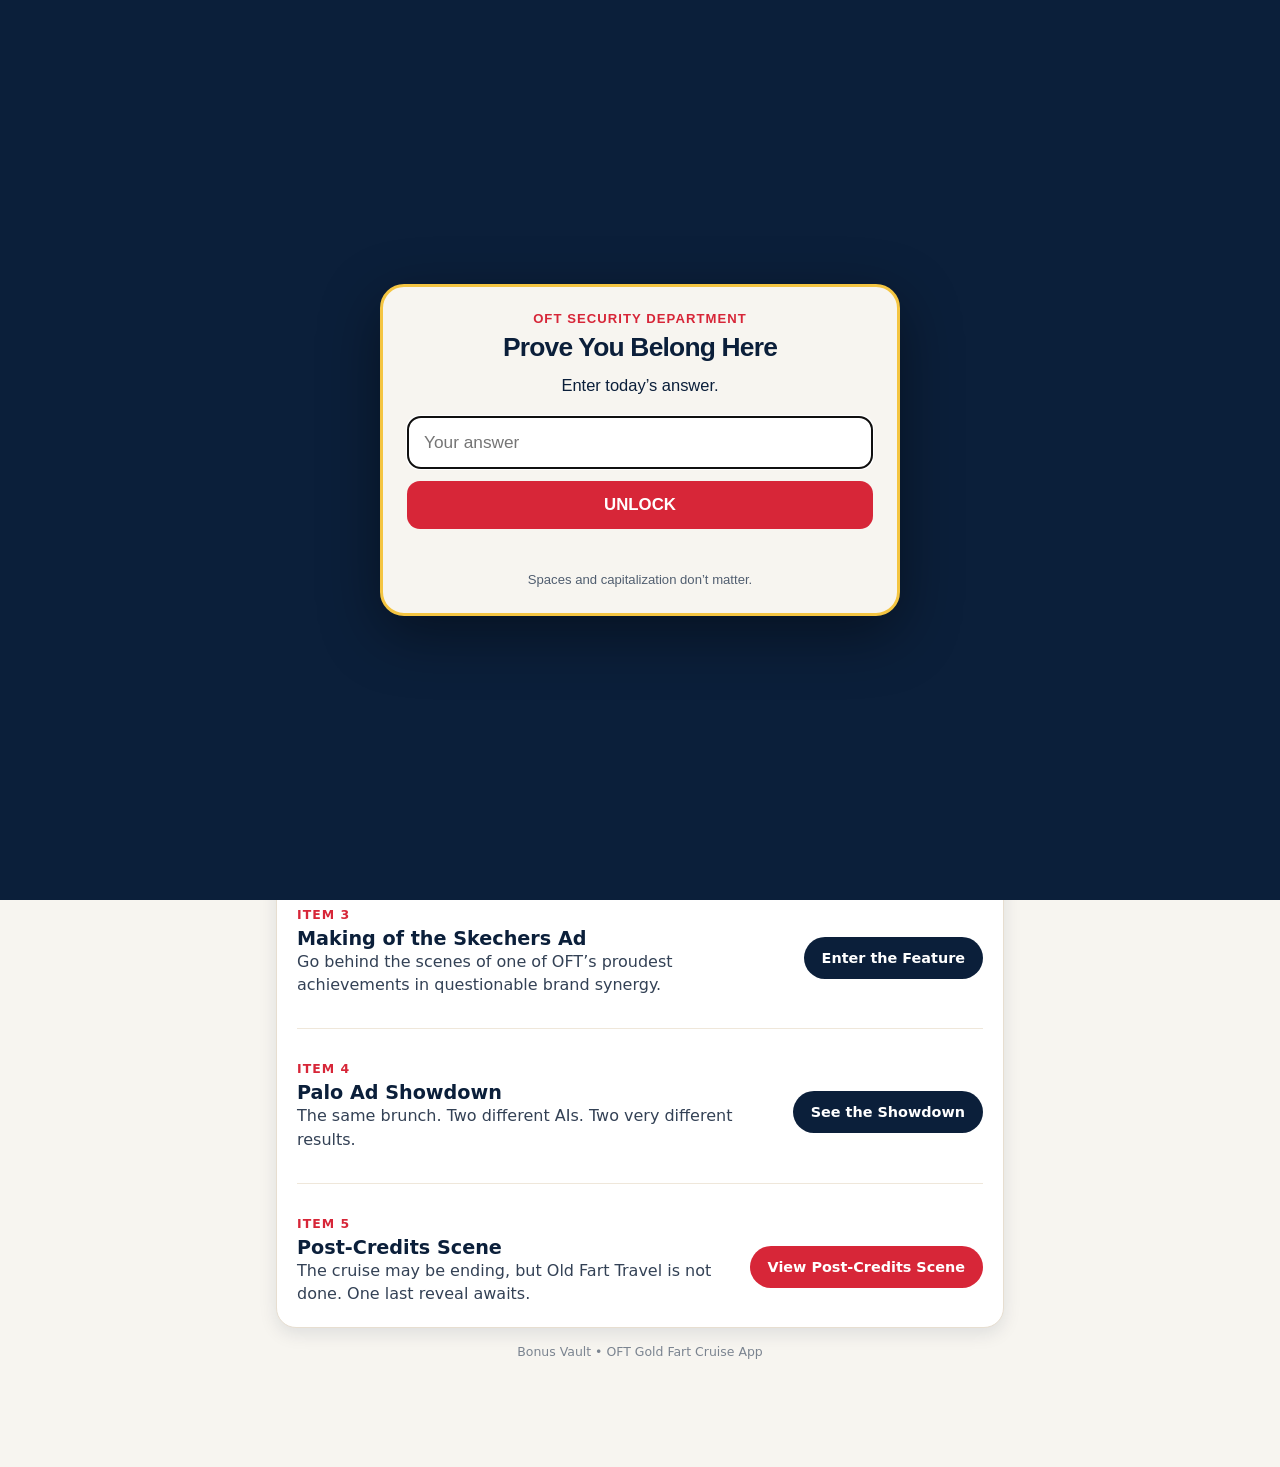
<file: vault/index.html>
<!doctype html>
<html lang="en">
<head>
<meta charset="utf-8">
<meta name="viewport" content="width=device-width, initial-scale=1, viewport-fit=cover">
<title>OFT Gold Fart Cruise App — Bonus Vault</title>
<style>:root{--navy:#0B1F3A;--red:#D72638;--gold:#F4C542;--cream:#F7F5F0;--ink:#142033;--muted:#5E6877;--card:#FFFFFF;--line:#E7DED0;--shadow:0 6px 18px rgba(11,31,58,.10)}
*{box-sizing:border-box} html{background:var(--cream)}
body{margin:0;font-family:system-ui,-apple-system,BlinkMacSystemFont,"Segoe UI",Roboto,Arial,sans-serif;color:var(--ink);background:radial-gradient(circle at 85% 0%,rgba(244,197,66,.12),transparent 28%),var(--cream);padding-bottom:110px}
.top{background:linear-gradient(180deg,#08182e 0%,var(--navy) 100%);border-bottom:5px solid var(--red);padding:18px;text-align:center}
.top img{width:min(72vw,300px);max-height:240px;object-fit:contain;filter:drop-shadow(0 4px 10px rgba(0,0,0,.25))}
main{max-width:760px;margin:0 auto;padding:16px}
.card{background:var(--card);border:1px solid var(--line);border-radius:20px;box-shadow:var(--shadow);padding:20px;margin:0 0 16px}
.pagecard{position:relative;overflow:hidden}.pagecard:before{content:"";position:absolute;inset:0 auto 0 0;width:7px;background:linear-gradient(var(--gold),var(--red))}
.eyebrow{display:inline-block;font-weight:900;letter-spacing:.12em;color:var(--red);font-size:.82rem;text-transform:uppercase;margin-bottom:6px}
h1{margin:0;color:var(--navy);font-size:clamp(2rem,8vw,3.05rem);line-height:1;letter-spacing:-.03em}
.subhead{margin-top:10px;color:var(--muted);font-weight:700;line-height:1.45}
.section-title{display:flex;align-items:center;gap:10px;margin:0 0 14px;color:var(--navy);font-size:1.35rem;font-weight:900}
.section-title:after{content:"";height:2px;flex:1;background:linear-gradient(90deg,var(--gold),transparent)}
.icon{width:34px;height:34px;border-radius:50%;display:inline-grid;place-items:center;background:#fff6d9;color:#a46f00;border:1px solid #edd18b;flex:0 0 auto}
.grid{display:grid;grid-template-columns:1fr;gap:14px}
.vault-item{display:grid;grid-template-columns:1fr;gap:12px;padding:2px 0}
.vault-item h3{margin:0;color:var(--navy);font-size:1.2rem}
.vault-item p{margin:0;line-height:1.45;color:#334155}
.btnrow{display:flex;flex-wrap:wrap;gap:10px;margin-top:12px}
.btn{display:inline-flex;align-items:center;justify-content:center;padding:11px 16px;border-radius:999px;text-decoration:none;font-weight:900;font-size:.9rem;border:2px solid transparent}
.btn-primary{background:var(--red);color:#fff}
.btn-secondary{background:var(--navy);color:#fff}
.btn-outline{background:#fff;color:var(--navy);border-color:#d4bf91}
.heroimg,.featureimg{width:100%;height:auto;border-radius:16px;border:1px solid #e9e1d5;background:#f3eee7}
.caption{margin-top:9px;font-size:.9rem;color:#6b7280;line-height:1.4}
.twocol{display:grid;grid-template-columns:1fr;gap:16px}
.callout{background:linear-gradient(135deg,#fff8dc 0%,#fff 75%)}
.callout p{margin:.4rem 0;line-height:1.45}
.list{margin:.35rem 0 0 0;padding-left:1.2rem}
.list li{margin:.22rem 0;line-height:1.4}
.compare-card h3{margin:0 0 8px;color:var(--navy);font-size:1.2rem}
.compare-card p{margin:.25rem 0;line-height:1.5;color:#334155}
.footer-links{display:flex;gap:10px;flex-wrap:wrap;justify-content:center;margin-top:6px}
.note{font-size:.78rem;color:#7b8490;text-align:center;margin:6px 0 0}
.divider{height:1px;background:#efe7da;margin:16px 0}
.winner{font-size:1.05rem;font-weight:800;color:var(--navy)}
.smallcaps{font-size:.78rem;font-weight:900;letter-spacing:.08em;text-transform:uppercase;color:var(--red);margin-bottom:5px}
@media(min-width:700px){.twocol{grid-template-columns:1fr 1fr}.vault-item{grid-template-columns:1fr auto;align-items:center}.vault-item .content{padding-right:14px}}
@media(max-width:560px){main{padding:12px}.card{padding:16px;border-radius:17px;margin-bottom:12px}.section-title{font-size:1.15rem}}
.fixedbar{position:fixed;left:0;right:0;bottom:0;z-index:10;padding:10px 12px calc(10px + env(safe-area-inset-bottom));background:rgba(247,245,240,.94);backdrop-filter:blur(10px);border-top:1px solid #ddd3c6}
.fixedinner{max-width:760px;margin:auto;display:grid;grid-template-columns:1fr 1fr;gap:10px}
.fixedbtn{min-height:58px;border-radius:16px;text-decoration:none;display:flex;align-items:center;justify-content:center;gap:9px;font-weight:900;box-shadow:0 5px 14px rgba(0,0,0,.12)}
.fixedbtn.daily{background:var(--red);color:white;border:2px solid #b51d2b}
.fixedbtn.camera{background:var(--navy);color:white;border:2px solid #19365f;cursor:pointer}
.fixedbtn span{font-size:1.25rem}
.camera-input{position:absolute!important;width:1px;height:1px;overflow:hidden;clip:rect(0,0,0,0);white-space:nowrap;clip-path:inset(50%)}

body{padding-bottom:92px!important;}
</style>

<style id="oft-three-button-style">
.oft-bottom-bar{position:fixed;left:0;right:0;bottom:0;z-index:9990;padding:9px 10px calc(9px + env(safe-area-inset-bottom));background:rgba(247,245,240,.96);border-top:1px solid #ddd3c6;backdrop-filter:blur(10px)}
.oft-bottom-inner{max-width:760px;margin:auto;display:grid;grid-template-columns:minmax(0,1fr) 58px minmax(0,1fr);gap:8px}
.oft-bottom-btn{min-height:56px;border-radius:15px;text-decoration:none;display:flex;align-items:center;justify-content:center;gap:7px;font-family:Arial,sans-serif;font-weight:900;font-size:.88rem;line-height:1;text-align:center;box-sizing:border-box}
.oft-bottom-daily{background:#D72638;color:white;border:2px solid #b51d2b}
.oft-bottom-home{background:#F4C542;color:#0B1F3A;border:2px solid #d7aa22;font-size:1.45rem}
.oft-bottom-camera{background:#0B1F3A;color:white;border:2px solid #19365f;cursor:pointer}
.oft-camera-input{position:absolute!important;width:1px;height:1px;overflow:hidden;clip:rect(0,0,0,0);clip-path:inset(50%);white-space:nowrap}
</style>

</head>
<body>

<style id="oft-lock-style">
.oft-lock{position:fixed;inset:0;z-index:99999;background:#0B1F3A;display:flex;align-items:center;justify-content:center;padding:22px;font-family:Arial,sans-serif}
.oft-lock-card{width:min(520px,100%);background:#F7F5F0;border:3px solid #F4C542;border-radius:24px;padding:24px;box-shadow:0 18px 60px rgba(0,0,0,.42);color:#0B1F3A;text-align:center}
.oft-lock-kicker{font-weight:900;color:#D72638;letter-spacing:.08em;font-size:.82rem;margin-bottom:8px}
.oft-lock h1{margin:0 0 14px;font-size:1.65rem}.oft-lock p{font-size:1.03rem;line-height:1.45;margin:0 0 18px}
.oft-lock input{width:100%;box-sizing:border-box;font-size:1.08rem;padding:14px 15px;border:2px solid #c9c0b4;border-radius:13px;background:#fff;color:#0B1F3A}
.oft-lock button{width:100%;margin-top:12px;border:0;border-radius:13px;background:#D72638;color:#fff;font-size:1.05rem;font-weight:900;padding:14px;cursor:pointer}
.oft-lock-error{min-height:1.25em;color:#a31320;font-weight:800;margin-top:10px!important;margin-bottom:0!important}
.oft-lock-note{font-size:.82rem!important;opacity:.7;margin-top:10px!important;margin-bottom:0!important}
</style>

<div class="oft-lock" id="oft-lock"><div class="oft-lock-card">
<div class="oft-lock-kicker">OFT SECURITY DEPARTMENT</div><h1>Prove You Belong Here</h1>
<p>Enter today’s answer.</p>
<form id="oft-lock-form"><input id="oft-lock-answer" type="text" autocomplete="off" autocapitalize="off" placeholder="Your answer"><button type="submit">UNLOCK</button></form>
<p class="oft-lock-error" id="oft-lock-error"></p><p class="oft-lock-note">Spaces and capitalization don’t matter.</p>
</div></div>
<script>
(function(){
 const k="oft-unlocked-vault";
 if(localStorage.getItem(k)==="yes"){document.getElementById("oft-lock").remove();return;}
 const n=s=>(s||"").toLowerCase().replace(/\s+/g,""), expected="pearl";
 const form=document.getElementById("oft-lock-form"),input=document.getElementById("oft-lock-answer"),err=document.getElementById("oft-lock-error");
 form.addEventListener("submit",e=>{e.preventDefault();if(n(input.value)===expected){localStorage.setItem(k,"yes");document.getElementById("oft-lock").remove();}else{err.textContent="Nope. The OFT bouncer remains unconvinced.";input.select();}});
 setTimeout(()=>input.focus(),100);
})();
</script>
<header class="top"><img src="assets/logo-gold-fart-disney-cruises.jpg" alt="Gold Fart Disney Cruises logo"></header>
<main>
  <section class="card pagecard">
    <div class="eyebrow">Bonus Vault</div>
    <h1>Bonus Vault</h1>
    <p class="subhead">You made it. This is where Old Fart Travel stores the extra jokes, parody videos, questionable advertising, and a few artifacts from the OFT creative department.</p>
  </section>

  <section class="card">
    <h2 class="section-title"><span class="icon">🔐</span>Vault Contents</h2>
    <div class="grid">
      <div class="vault-item">
        <div class="content">
          <div class="smallcaps">Item 1</div>
          <h3>OFT Movie Posters &amp; Other Nonsense</h3>
          <p>A gallery of posters, graphics, and assorted visual foolishness from the Old Fart Travel universe.</p>
        </div>
        <div class="btnrow"><a class="btn btn-primary" href="https://photos.app.goo.gl/AosKBhX3ZS7wboLRA" target="_blank" rel="noopener">Open Gallery</a></div>
      </div>
      <div class="divider"></div>
      <div class="vault-item">
        <div class="content">
          <div class="smallcaps">Item 2</div>
          <h3>OFT Parody Videos</h3>
          <p>Because some ideas were too ridiculous to remain still images.</p>
        </div>
        <div class="btnrow"><a class="btn btn-primary" href="https://photos.app.goo.gl/eA9VHgFY3V3beUeQ7" target="_blank" rel="noopener">Watch the Videos</a></div>
      </div>
      <div class="divider"></div>
      <div class="vault-item">
        <div class="content">
          <div class="smallcaps">Item 3</div>
          <h3>Making of the Skechers Ad</h3>
          <p>Go behind the scenes of one of OFT’s proudest achievements in questionable brand synergy.</p>
        </div>
        <div class="btnrow"><a class="btn btn-secondary" href="making-of-skechers.html">Enter the Feature</a></div>
      </div>
      <div class="divider"></div>
      <div class="vault-item">
        <div class="content">
          <div class="smallcaps">Item 4</div>
          <h3>Palo Ad Showdown</h3>
          <p>The same brunch. Two different AIs. Two very different results.</p>
        </div>
        <div class="btnrow"><a class="btn btn-secondary" href="palo-showdown.html">See the Showdown</a></div>
      </div>
      <div class="divider"></div>
      <div class="vault-item">
        <div class="content">
          <div class="smallcaps">Item 5</div>
          <h3>Post-Credits Scene</h3>
          <p>The cruise may be ending, but Old Fart Travel is not done. One last reveal awaits.</p>
        </div>
        <div class="btnrow"><a class="btn btn-primary" href="https://mattj009.github.io/oft-disney-cruise-app-clean/postcredits/index.html">View Post-Credits Scene</a></div>
      </div>
    </div>
  </section>

  <p class="note">Bonus Vault • OFT Gold Fart Cruise App</p>
</main>




<nav class="oft-bottom-bar" aria-label="OFT navigation">
  <div class="oft-bottom-inner">
    <a class="oft-bottom-btn oft-bottom-daily" href="https://mattj009.github.io/oft-disney-cruise-app-clean/lineup.html"><span>✨</span>DAILY DISNEY</a>
    <a class="oft-bottom-btn oft-bottom-home" href="https://mattj009.github.io/oft-disney-cruise-app-clean/index.html" aria-label="Home" title="Home">🏠</a>
    <label class="oft-bottom-btn oft-bottom-camera" for="oft-camera"><span>📷</span>SMILE, PAL!</label>
    <input id="oft-camera" class="oft-camera-input" type="file" accept="image/*" capture="environment">
  </div>
</nav>

</body>
</html>
</file>
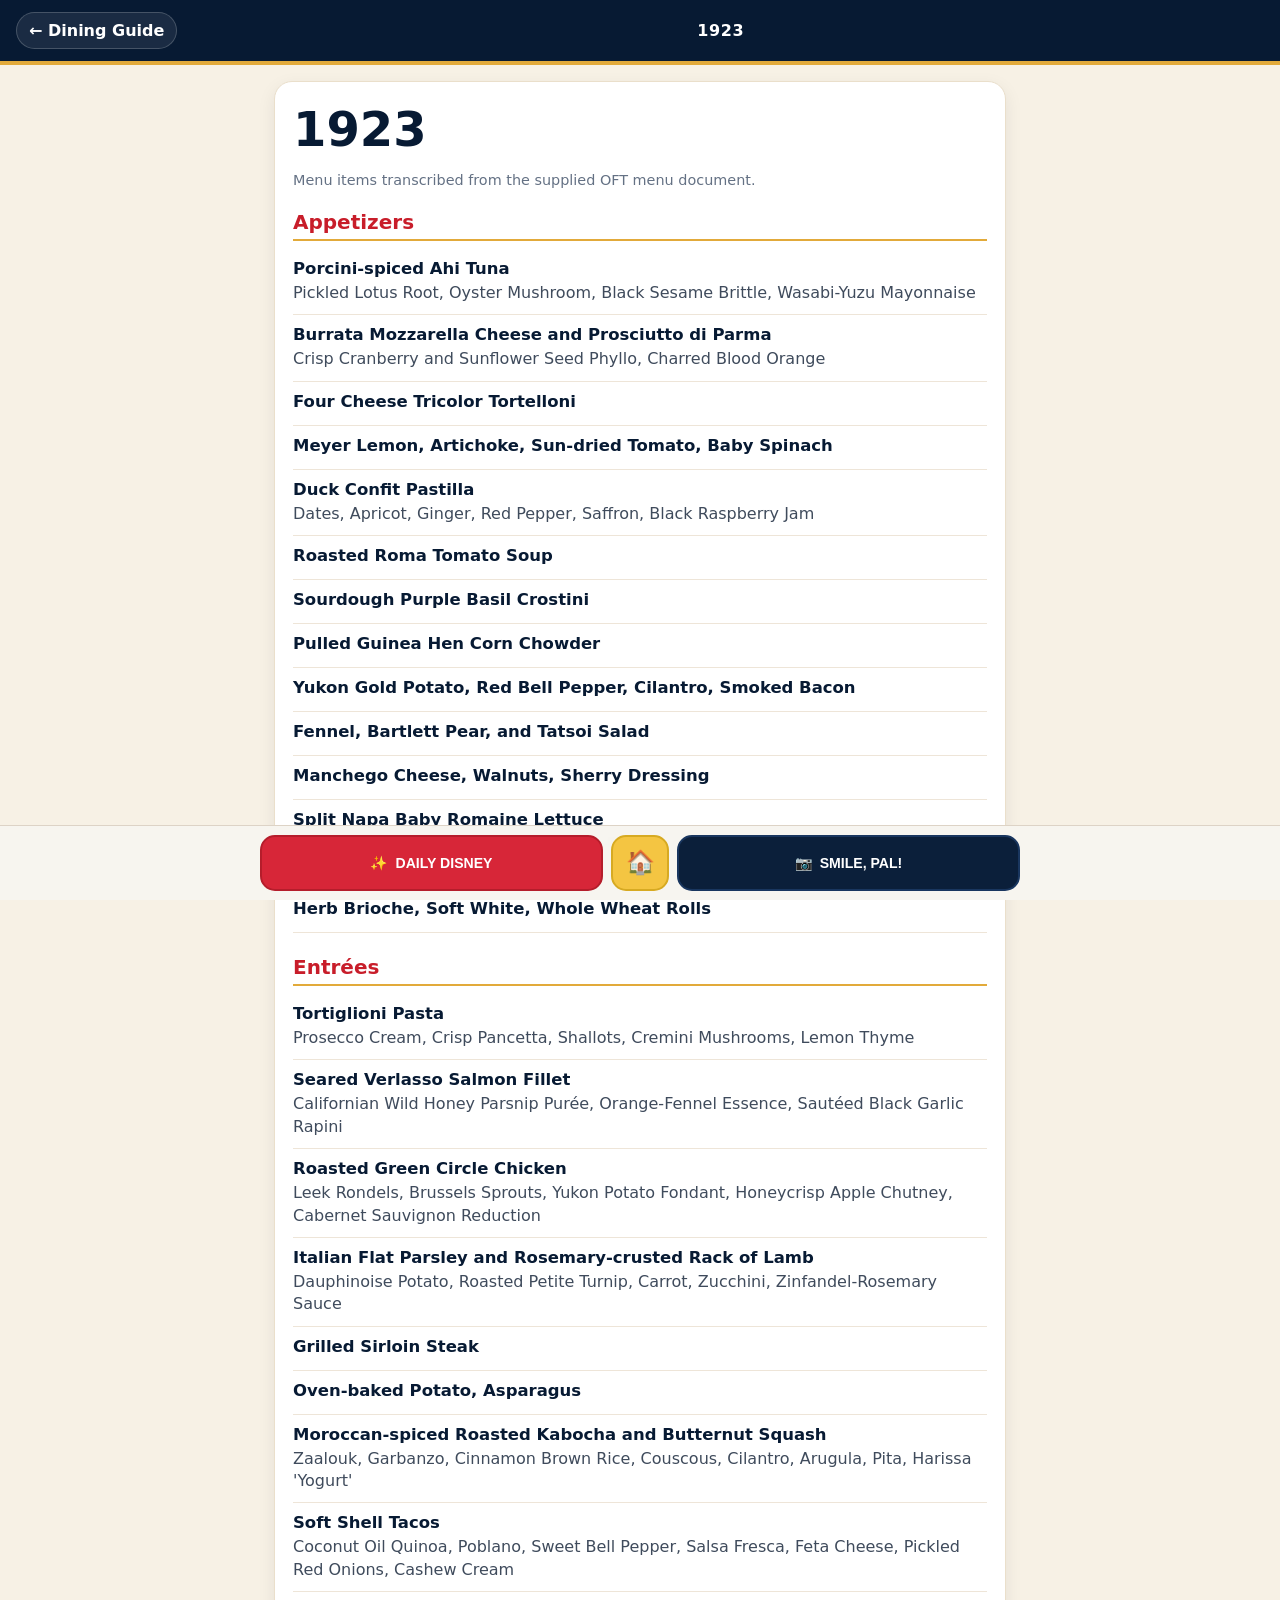
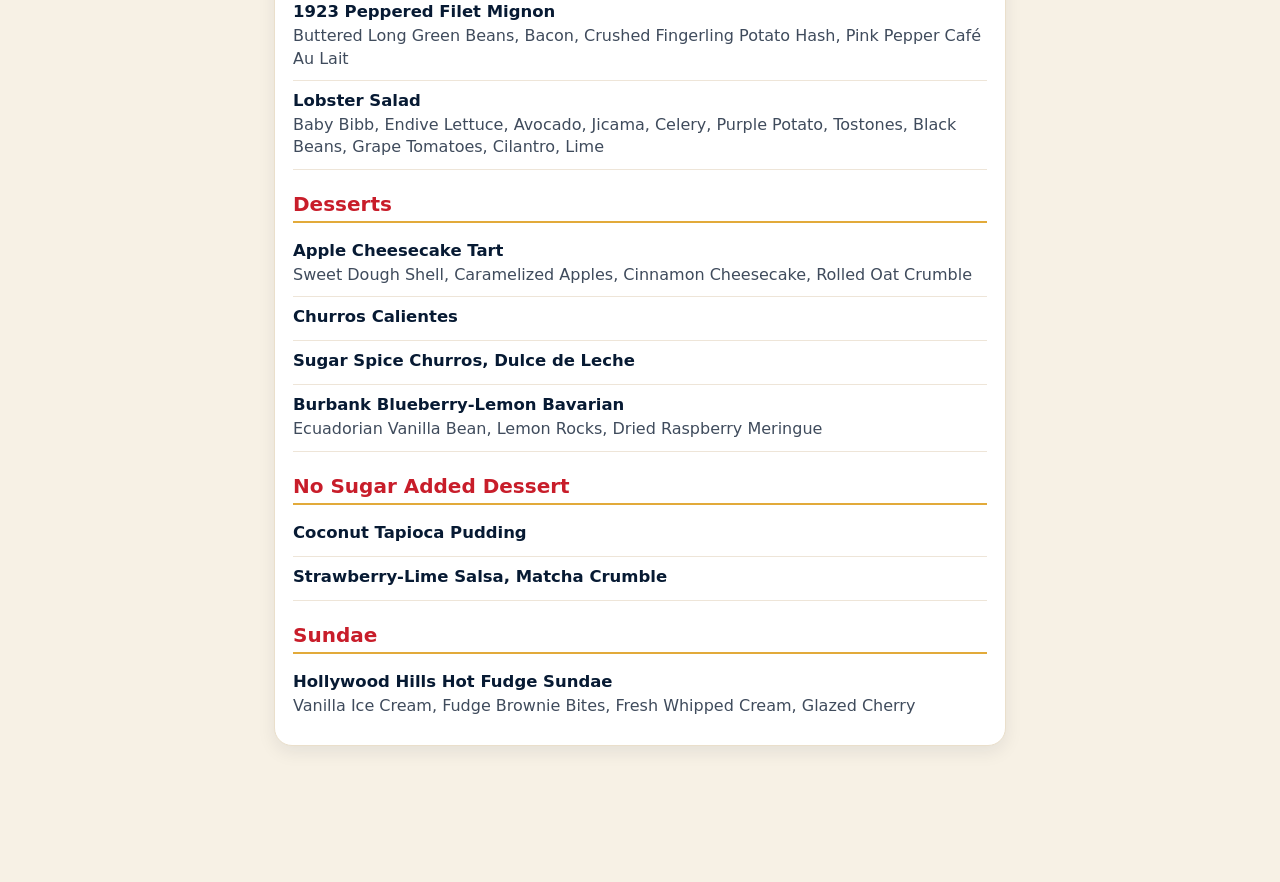
<file: dining/menu-1923.html>
<!doctype html>
<html lang="en"><head><meta charset="utf-8"><meta name="viewport" content="width=device-width,initial-scale=1,viewport-fit=cover">
<title>1923 Menu</title><style>
:root{--navy:#071a33;--red:#c81d2a;--gold:#e2aa3a;--cream:#f7f1e5;--ink:#142033;--card:#fff;--line:#eadfcb}
*{box-sizing:border-box} html{background:var(--cream)} body{margin:0;font-family:system-ui,-apple-system,"Segoe UI",Roboto,Arial,sans-serif;color:var(--ink);background:var(--cream)}
a{color:inherit}.top{position:sticky;top:0;z-index:5;background:var(--navy);color:#fff;border-bottom:4px solid var(--gold);padding:12px 16px;display:flex;align-items:center;justify-content:space-between;gap:12px}
.top .title{font-weight:900;letter-spacing:.04em}.top a{text-decoration:none;font-weight:800;background:#ffffff14;border:1px solid #ffffff30;border-radius:999px;padding:8px 12px}
.wrap{max-width:760px;margin:auto;padding:16px 14px 30px}
.card{background:var(--card);border:1px solid var(--line);border-radius:18px;box-shadow:0 6px 18px rgba(7,26,51,.08);padding:18px;margin-bottom:14px}
h1{color:var(--navy);margin:.1em 0 .4em;font-size:clamp(2rem,7vw,3rem);line-height:1}
h2{margin:22px 0 8px;color:var(--red);font-size:1.25rem;border-bottom:2px solid var(--gold);padding-bottom:5px}
h3{margin:0 0 4px;color:var(--navy);font-size:1.03rem}.item{padding:10px 0;border-bottom:1px solid #eee5d8}.item:last-child{border-bottom:none}.item p{margin:0;color:#3f4b5c;line-height:1.4}
.note{color:#647184;font-size:.9rem}
.hero{position:relative;background:#000}.hero img{display:block;width:100%;height:auto}
.hotspot{position:absolute;display:block;border-radius:10px}
.hotspot:focus{outline:4px solid #fff;outline-offset:-4px}
.hs-1923{left:4.0%;top:86.1%;width:38.0%;height:7.4%}
.hs-pride{left:49.2%;top:86.1%;width:37.8%;height:7.4%}
.hs-marvel{left:95.2%;top:86.1%;width:0.1%;height:7.4%} /* overridden below for panel bounds */
@media (orientation:portrait) and (max-width:900px){
  .rotate{display:flex}
}
.rotate{display:none;position:fixed;inset:0;z-index:20;background:rgba(7,26,51,.96);color:#fff;align-items:center;justify-content:center;text-align:center;padding:28px}
.rotate .box{max-width:340px}.rotate .icon{font-size:3rem}.rotate button{margin-top:14px;border:0;border-radius:999px;padding:10px 16px;font-weight:800}
body{padding-bottom:92px!important;}
</style>
<style id="oft-three-button-style">
.oft-bottom-bar{position:fixed;left:0;right:0;bottom:0;z-index:9990;padding:9px 10px calc(9px + env(safe-area-inset-bottom));background:rgba(247,245,240,.96);border-top:1px solid #ddd3c6;backdrop-filter:blur(10px)}
.oft-bottom-inner{max-width:760px;margin:auto;display:grid;grid-template-columns:minmax(0,1fr) 58px minmax(0,1fr);gap:8px}
.oft-bottom-btn{min-height:56px;border-radius:15px;text-decoration:none;display:flex;align-items:center;justify-content:center;gap:7px;font-family:Arial,sans-serif;font-weight:900;font-size:.88rem;line-height:1;text-align:center;box-sizing:border-box}
.oft-bottom-daily{background:#D72638;color:white;border:2px solid #b51d2b}
.oft-bottom-home{background:#F4C542;color:#0B1F3A;border:2px solid #d7aa22;font-size:1.45rem}
.oft-bottom-camera{background:#0B1F3A;color:white;border:2px solid #19365f;cursor:pointer}
.oft-camera-input{position:absolute!important;width:1px;height:1px;overflow:hidden;clip:rect(0,0,0,0);clip-path:inset(50%);white-space:nowrap}
</style>

</head>
<body>
<header class="top"><a href="index.html">← Dining Guide</a><div class="title">1923</div><span></span></header>
<main class="wrap">
<section class="card">
<h1>1923</h1>
<p class="note">Menu items transcribed from the supplied OFT menu document.</p>
<h2>Appetizers</h2>
<div class="item"><h3>Porcini-spiced Ahi Tuna</h3><p>Pickled Lotus Root, Oyster Mushroom, Black Sesame Brittle, Wasabi-Yuzu Mayonnaise</p></div>
<div class="item"><h3>Burrata Mozzarella Cheese and Prosciutto di Parma</h3><p>Crisp Cranberry and Sunflower Seed Phyllo, Charred Blood Orange</p></div>
<div class="item"><h3>Four Cheese Tricolor Tortelloni</h3></div>
<div class="item"><h3>Meyer Lemon, Artichoke, Sun-dried Tomato, Baby Spinach</h3></div>
<div class="item"><h3>Duck Confit Pastilla</h3><p>Dates, Apricot, Ginger, Red Pepper, Saffron, Black Raspberry Jam</p></div>
<div class="item"><h3>Roasted Roma Tomato Soup</h3></div>
<div class="item"><h3>Sourdough Purple Basil Crostini</h3></div>
<div class="item"><h3>Pulled Guinea Hen Corn Chowder</h3></div>
<div class="item"><h3>Yukon Gold Potato, Red Bell Pepper, Cilantro, Smoked Bacon</h3></div>
<div class="item"><h3>Fennel, Bartlett Pear, and Tatsoi Salad</h3></div>
<div class="item"><h3>Manchego Cheese, Walnuts, Sherry Dressing</h3></div>
<div class="item"><h3>Split Napa Baby Romaine Lettuce</h3><p>Heirloom Grape Tomatoes, Parmigiano-Reggiano, Ciabatta Garlic Croutons, Ceasar Dressing</p></div>
<div class="item"><h3>Herb Brioche, Soft White, Whole Wheat Rolls</h3></div>
<h2>Entrées</h2>
<div class="item"><h3>Tortiglioni Pasta</h3><p>Prosecco Cream, Crisp Pancetta, Shallots, Cremini Mushrooms, Lemon Thyme</p></div>
<div class="item"><h3>Seared Verlasso Salmon Fillet</h3><p>Californian Wild Honey Parsnip Purée, Orange-Fennel Essence, Sautéed Black Garlic Rapini</p></div>
<div class="item"><h3>Roasted Green Circle Chicken</h3><p>Leek Rondels, Brussels Sprouts, Yukon Potato Fondant, Honeycrisp Apple Chutney, Cabernet Sauvignon Reduction</p></div>
<div class="item"><h3>Italian Flat Parsley and Rosemary-crusted Rack of Lamb</h3><p>Dauphinoise Potato, Roasted Petite Turnip, Carrot, Zucchini, Zinfandel-Rosemary Sauce</p></div>
<div class="item"><h3>Grilled Sirloin Steak</h3></div>
<div class="item"><h3>Oven-baked Potato, Asparagus</h3></div>
<div class="item"><h3>Moroccan-spiced Roasted Kabocha and Butternut Squash</h3><p>Zaalouk, Garbanzo, Cinnamon Brown Rice, Couscous, Cilantro, Arugula, Pita, Harissa &#x27;Yogurt&#x27;</p></div>
<div class="item"><h3>Soft Shell Tacos</h3><p>Coconut Oil Quinoa, Poblano, Sweet Bell Pepper, Salsa Fresca, Feta Cheese, Pickled Red Onions, Cashew Cream</p></div>
<div class="item"><h3>1923 Peppered Filet Mignon</h3><p>Buttered Long Green Beans, Bacon, Crushed Fingerling Potato Hash, Pink Pepper Café Au Lait</p></div>
<div class="item"><h3>Lobster Salad</h3><p>Baby Bibb, Endive Lettuce, Avocado, Jicama, Celery, Purple Potato, Tostones, Black Beans, Grape Tomatoes, Cilantro, Lime</p></div>
<h2>Desserts</h2>
<div class="item"><h3>Apple Cheesecake Tart</h3><p>Sweet Dough Shell, Caramelized Apples, Cinnamon Cheesecake, Rolled Oat Crumble</p></div>
<div class="item"><h3>Churros Calientes</h3></div>
<div class="item"><h3>Sugar Spice Churros, Dulce de Leche</h3></div>
<div class="item"><h3>Burbank Blueberry-Lemon Bavarian</h3><p>Ecuadorian Vanilla Bean, Lemon Rocks, Dried Raspberry Meringue</p></div>
<h2>No Sugar Added Dessert</h2>
<div class="item"><h3>Coconut Tapioca Pudding</h3></div>
<div class="item"><h3>Strawberry-Lime Salsa, Matcha Crumble</h3></div>
<h2>Sundae</h2>
<div class="item"><h3>Hollywood Hills Hot Fudge Sundae</h3><p>Vanilla Ice Cream, Fudge Brownie Bites, Fresh Whipped Cream, Glazed Cherry</p></div>
</section>
</main>
<nav class="oft-bottom-bar" aria-label="OFT navigation">
  <div class="oft-bottom-inner">
    <a class="oft-bottom-btn oft-bottom-daily" href="https://mattj009.github.io/oft-disney-cruise-app-clean/lineup.html"><span>✨</span>DAILY DISNEY</a>
    <a class="oft-bottom-btn oft-bottom-home" href="https://mattj009.github.io/oft-disney-cruise-app-clean/index.html" aria-label="Home" title="Home">🏠</a>
    <label class="oft-bottom-btn oft-bottom-camera" for="oft-camera"><span>📷</span>SMILE, PAL!</label>
    <input id="oft-camera" class="oft-camera-input" type="file" accept="image/*" capture="environment">
  </div>
</nav>

</body></html>
</file>
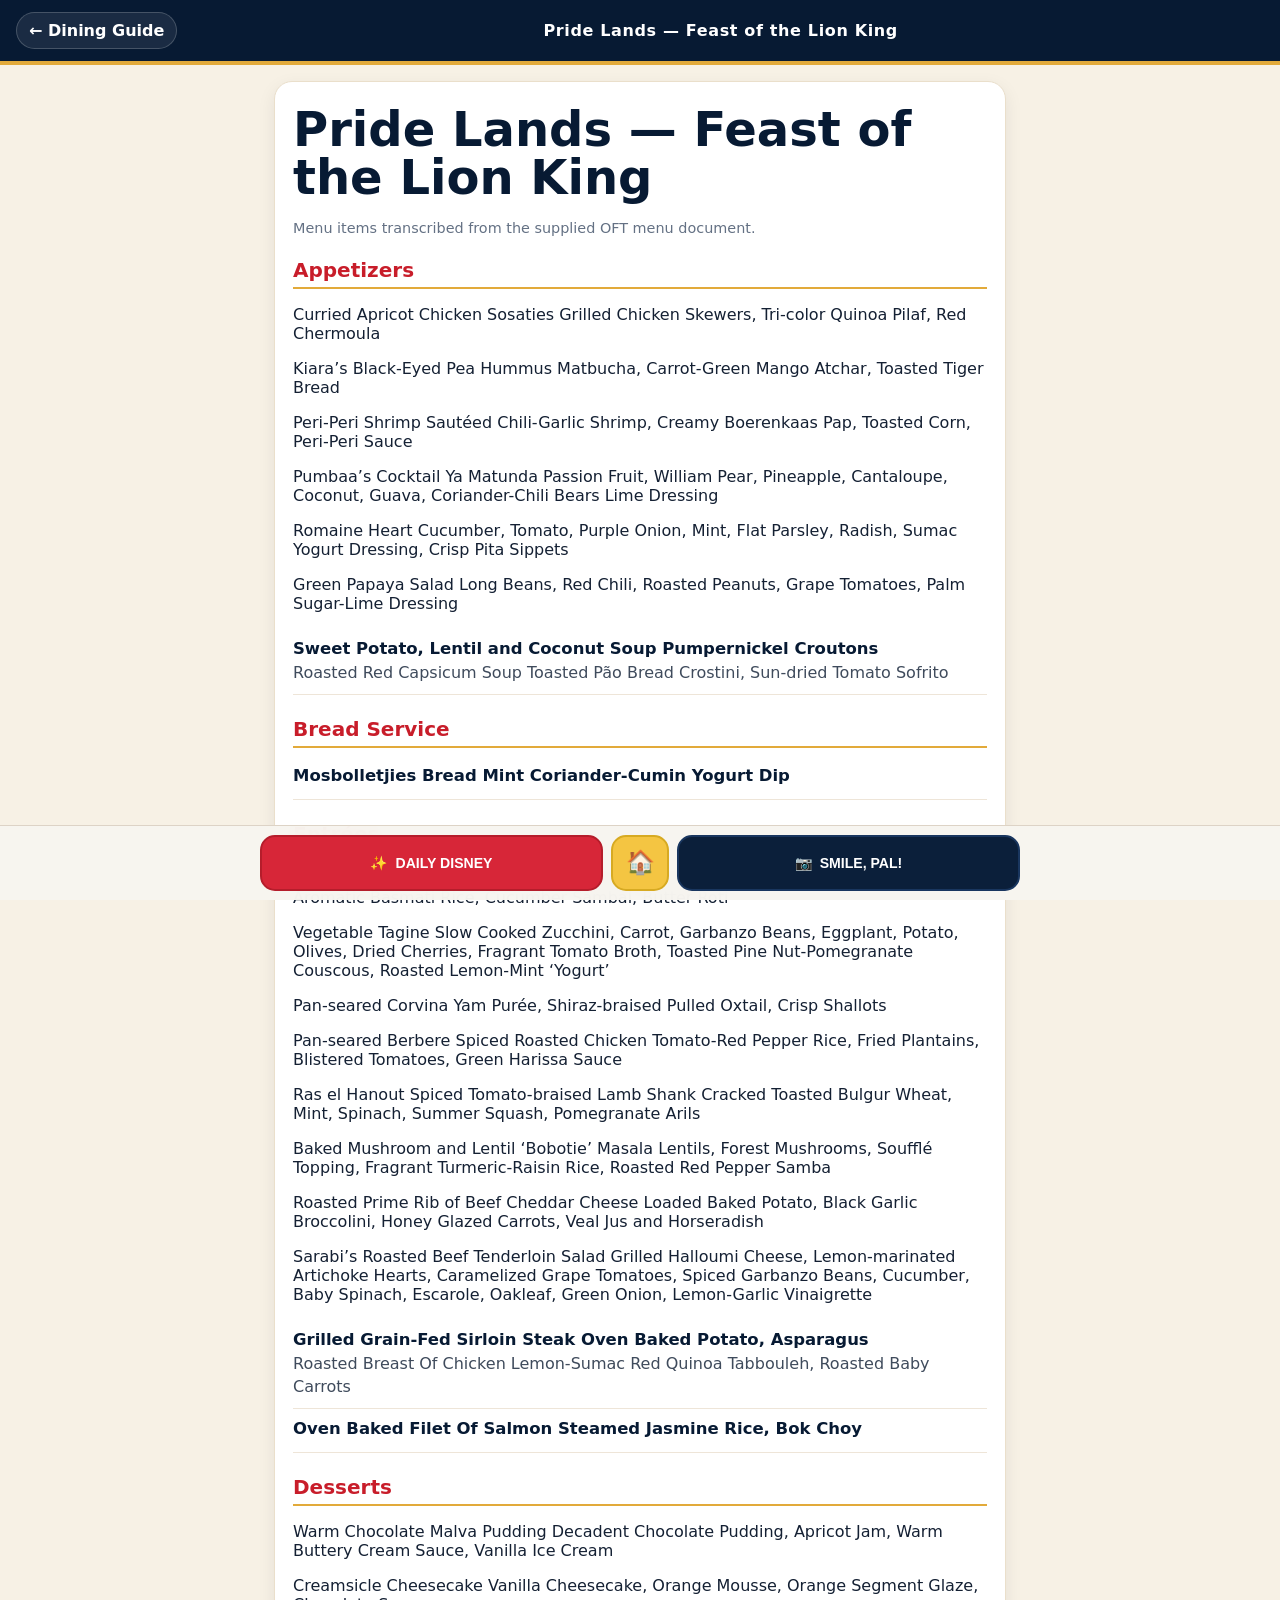
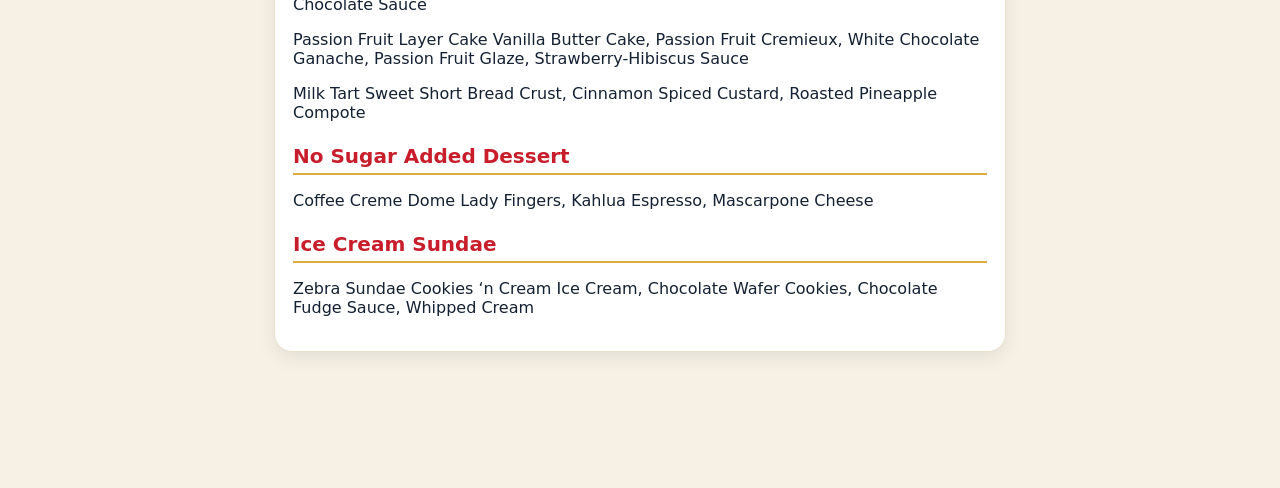
<file: dining/menu-pride-lands.html>
<!doctype html>
<html lang="en"><head><meta charset="utf-8"><meta name="viewport" content="width=device-width,initial-scale=1,viewport-fit=cover">
<title>Pride Lands — Feast of the Lion King Menu</title><style>
:root{--navy:#071a33;--red:#c81d2a;--gold:#e2aa3a;--cream:#f7f1e5;--ink:#142033;--card:#fff;--line:#eadfcb}
*{box-sizing:border-box} html{background:var(--cream)} body{margin:0;font-family:system-ui,-apple-system,"Segoe UI",Roboto,Arial,sans-serif;color:var(--ink);background:var(--cream)}
a{color:inherit}.top{position:sticky;top:0;z-index:5;background:var(--navy);color:#fff;border-bottom:4px solid var(--gold);padding:12px 16px;display:flex;align-items:center;justify-content:space-between;gap:12px}
.top .title{font-weight:900;letter-spacing:.04em}.top a{text-decoration:none;font-weight:800;background:#ffffff14;border:1px solid #ffffff30;border-radius:999px;padding:8px 12px}
.wrap{max-width:760px;margin:auto;padding:16px 14px 30px}
.card{background:var(--card);border:1px solid var(--line);border-radius:18px;box-shadow:0 6px 18px rgba(7,26,51,.08);padding:18px;margin-bottom:14px}
h1{color:var(--navy);margin:.1em 0 .4em;font-size:clamp(2rem,7vw,3rem);line-height:1}
h2{margin:22px 0 8px;color:var(--red);font-size:1.25rem;border-bottom:2px solid var(--gold);padding-bottom:5px}
h3{margin:0 0 4px;color:var(--navy);font-size:1.03rem}.item{padding:10px 0;border-bottom:1px solid #eee5d8}.item:last-child{border-bottom:none}.item p{margin:0;color:#3f4b5c;line-height:1.4}
.note{color:#647184;font-size:.9rem}
.hero{position:relative;background:#000}.hero img{display:block;width:100%;height:auto}
.hotspot{position:absolute;display:block;border-radius:10px}
.hotspot:focus{outline:4px solid #fff;outline-offset:-4px}
.hs-1923{left:4.0%;top:86.1%;width:38.0%;height:7.4%}
.hs-pride{left:49.2%;top:86.1%;width:37.8%;height:7.4%}
.hs-marvel{left:95.2%;top:86.1%;width:0.1%;height:7.4%} /* overridden below for panel bounds */
@media (orientation:portrait) and (max-width:900px){
  .rotate{display:flex}
}
.rotate{display:none;position:fixed;inset:0;z-index:20;background:rgba(7,26,51,.96);color:#fff;align-items:center;justify-content:center;text-align:center;padding:28px}
.rotate .box{max-width:340px}.rotate .icon{font-size:3rem}.rotate button{margin-top:14px;border:0;border-radius:999px;padding:10px 16px;font-weight:800}
body{padding-bottom:92px!important;}
</style>
<style id="oft-three-button-style">
.oft-bottom-bar{position:fixed;left:0;right:0;bottom:0;z-index:9990;padding:9px 10px calc(9px + env(safe-area-inset-bottom));background:rgba(247,245,240,.96);border-top:1px solid #ddd3c6;backdrop-filter:blur(10px)}
.oft-bottom-inner{max-width:760px;margin:auto;display:grid;grid-template-columns:minmax(0,1fr) 58px minmax(0,1fr);gap:8px}
.oft-bottom-btn{min-height:56px;border-radius:15px;text-decoration:none;display:flex;align-items:center;justify-content:center;gap:7px;font-family:Arial,sans-serif;font-weight:900;font-size:.88rem;line-height:1;text-align:center;box-sizing:border-box}
.oft-bottom-daily{background:#D72638;color:white;border:2px solid #b51d2b}
.oft-bottom-home{background:#F4C542;color:#0B1F3A;border:2px solid #d7aa22;font-size:1.45rem}
.oft-bottom-camera{background:#0B1F3A;color:white;border:2px solid #19365f;cursor:pointer}
.oft-camera-input{position:absolute!important;width:1px;height:1px;overflow:hidden;clip:rect(0,0,0,0);clip-path:inset(50%);white-space:nowrap}
</style>

</head>
<body>
<header class="top"><a href="index.html">← Dining Guide</a><div class="title">Pride Lands — Feast of the Lion King</div><span></span></header>
<main class="wrap">
<section class="card">
<h1>Pride Lands — Feast of the Lion King</h1>
<p class="note">Menu items transcribed from the supplied OFT menu document.</p>
<h2>Appetizers</h2>
<p>Curried Apricot Chicken Sosaties
Grilled Chicken Skewers, Tri-color Quinoa Pilaf, Red Chermoula</p>
<p>Kiara’s Black-Eyed Pea Hummus
Matbucha, Carrot-Green Mango Atchar, Toasted Tiger Bread</p>
<p>Peri-Peri Shrimp
Sautéed Chili-Garlic Shrimp, Creamy Boerenkaas Pap, Toasted Corn, Peri-Peri Sauce</p>
<p>Pumbaa’s Cocktail Ya Matunda
Passion Fruit, William Pear, Pineapple, Cantaloupe, Coconut, Guava, Coriander-Chili Bears Lime Dressing</p>
<p>Romaine Heart
Cucumber, Tomato, Purple Onion, Mint, Flat Parsley, Radish, Sumac Yogurt Dressing, Crisp Pita Sippets</p>
<p>Green Papaya Salad
Long Beans, Red Chili, Roasted Peanuts, Grape Tomatoes, Palm Sugar-Lime Dressing</p>
<div class="item"><h3>Sweet Potato, Lentil and Coconut Soup
Pumpernickel Croutons</h3><p>Roasted Red Capsicum Soup
Toasted Pão Bread Crostini, Sun-dried Tomato Sofrito</p></div>
<h2>Bread Service</h2>
<div class="item"><h3>Mosbolletjies Bread
Mint Coriander-Cumin Yogurt Dip</h3></div>
<h2>Entrées</h2>
<p>Cape Malay Shrimp Curry
Garam Masala, Turmeric, Cumin-Coconut Curry Sauce, Aromatic Basmati Rice, Cucumber Sambal, Butter Roti</p>
<p>Vegetable Tagine
Slow Cooked Zucchini, Carrot, Garbanzo Beans, Eggplant, Potato, Olives, Dried Cherries, Fragrant Tomato Broth, Toasted Pine Nut-Pomegranate Couscous, Roasted Lemon-Mint ‘Yogurt’</p>
<p>Pan-seared Corvina
Yam Purée, Shiraz-braised Pulled Oxtail, Crisp Shallots</p>
<p>Pan-seared Berbere Spiced Roasted Chicken
Tomato-Red Pepper Rice, Fried Plantains, Blistered Tomatoes, Green Harissa Sauce</p>
<p>Ras el Hanout Spiced Tomato-braised Lamb Shank
Cracked Toasted Bulgur Wheat, Mint, Spinach, Summer Squash, Pomegranate Arils</p>
<p>Baked Mushroom and Lentil ‘Bobotie’
Masala Lentils, Forest Mushrooms, Soufflé Topping, Fragrant Turmeric-Raisin Rice, Roasted Red Pepper Samba</p>
<p>Roasted Prime Rib of Beef
Cheddar Cheese Loaded Baked Potato, Black Garlic Broccolini, Honey Glazed Carrots, Veal Jus and Horseradish</p>
<p>Sarabi’s Roasted Beef Tenderloin Salad
Grilled Halloumi Cheese, Lemon-marinated Artichoke Hearts, Caramelized Grape Tomatoes, Spiced Garbanzo Beans, Cucumber, Baby Spinach, Escarole, Oakleaf, Green Onion, Lemon-Garlic Vinaigrette</p>
<div class="item"><h3>Grilled Grain-Fed Sirloin Steak
Oven Baked Potato, Asparagus</h3><p>Roasted Breast Of Chicken
Lemon-Sumac Red Quinoa Tabbouleh, Roasted Baby Carrots</p></div>
<div class="item"><h3>Oven Baked Filet Of Salmon
Steamed Jasmine Rice, Bok Choy</h3></div>
<h2>Desserts</h2>
<p>Warm Chocolate Malva Pudding
Decadent Chocolate Pudding, Apricot Jam, Warm Buttery Cream Sauce, Vanilla Ice Cream</p>
<p>Creamsicle Cheesecake
Vanilla Cheesecake, Orange Mousse, Orange Segment Glaze, Chocolate Sauce</p>
<p>Passion Fruit Layer Cake
Vanilla Butter Cake, Passion Fruit Cremieux, White Chocolate Ganache, Passion Fruit Glaze, Strawberry-Hibiscus Sauce</p>
<p>Milk Tart
Sweet Short Bread Crust, Cinnamon Spiced Custard, Roasted Pineapple Compote</p>
<h2>No Sugar Added Dessert</h2>
<p>Coffee Creme Dome
Lady Fingers, Kahlua Espresso, Mascarpone Cheese</p>
<h2>Ice Cream Sundae</h2>
<p>Zebra Sundae
Cookies ‘n Cream Ice Cream, Chocolate Wafer Cookies, Chocolate Fudge Sauce, Whipped Cream</p>
</section>
</main>
<nav class="oft-bottom-bar" aria-label="OFT navigation">
  <div class="oft-bottom-inner">
    <a class="oft-bottom-btn oft-bottom-daily" href="https://mattj009.github.io/oft-disney-cruise-app-clean/lineup.html"><span>✨</span>DAILY DISNEY</a>
    <a class="oft-bottom-btn oft-bottom-home" href="https://mattj009.github.io/oft-disney-cruise-app-clean/index.html" aria-label="Home" title="Home">🏠</a>
    <label class="oft-bottom-btn oft-bottom-camera" for="oft-camera"><span>📷</span>SMILE, PAL!</label>
    <input id="oft-camera" class="oft-camera-input" type="file" accept="image/*" capture="environment">
  </div>
</nav>

</body></html>
</file>
